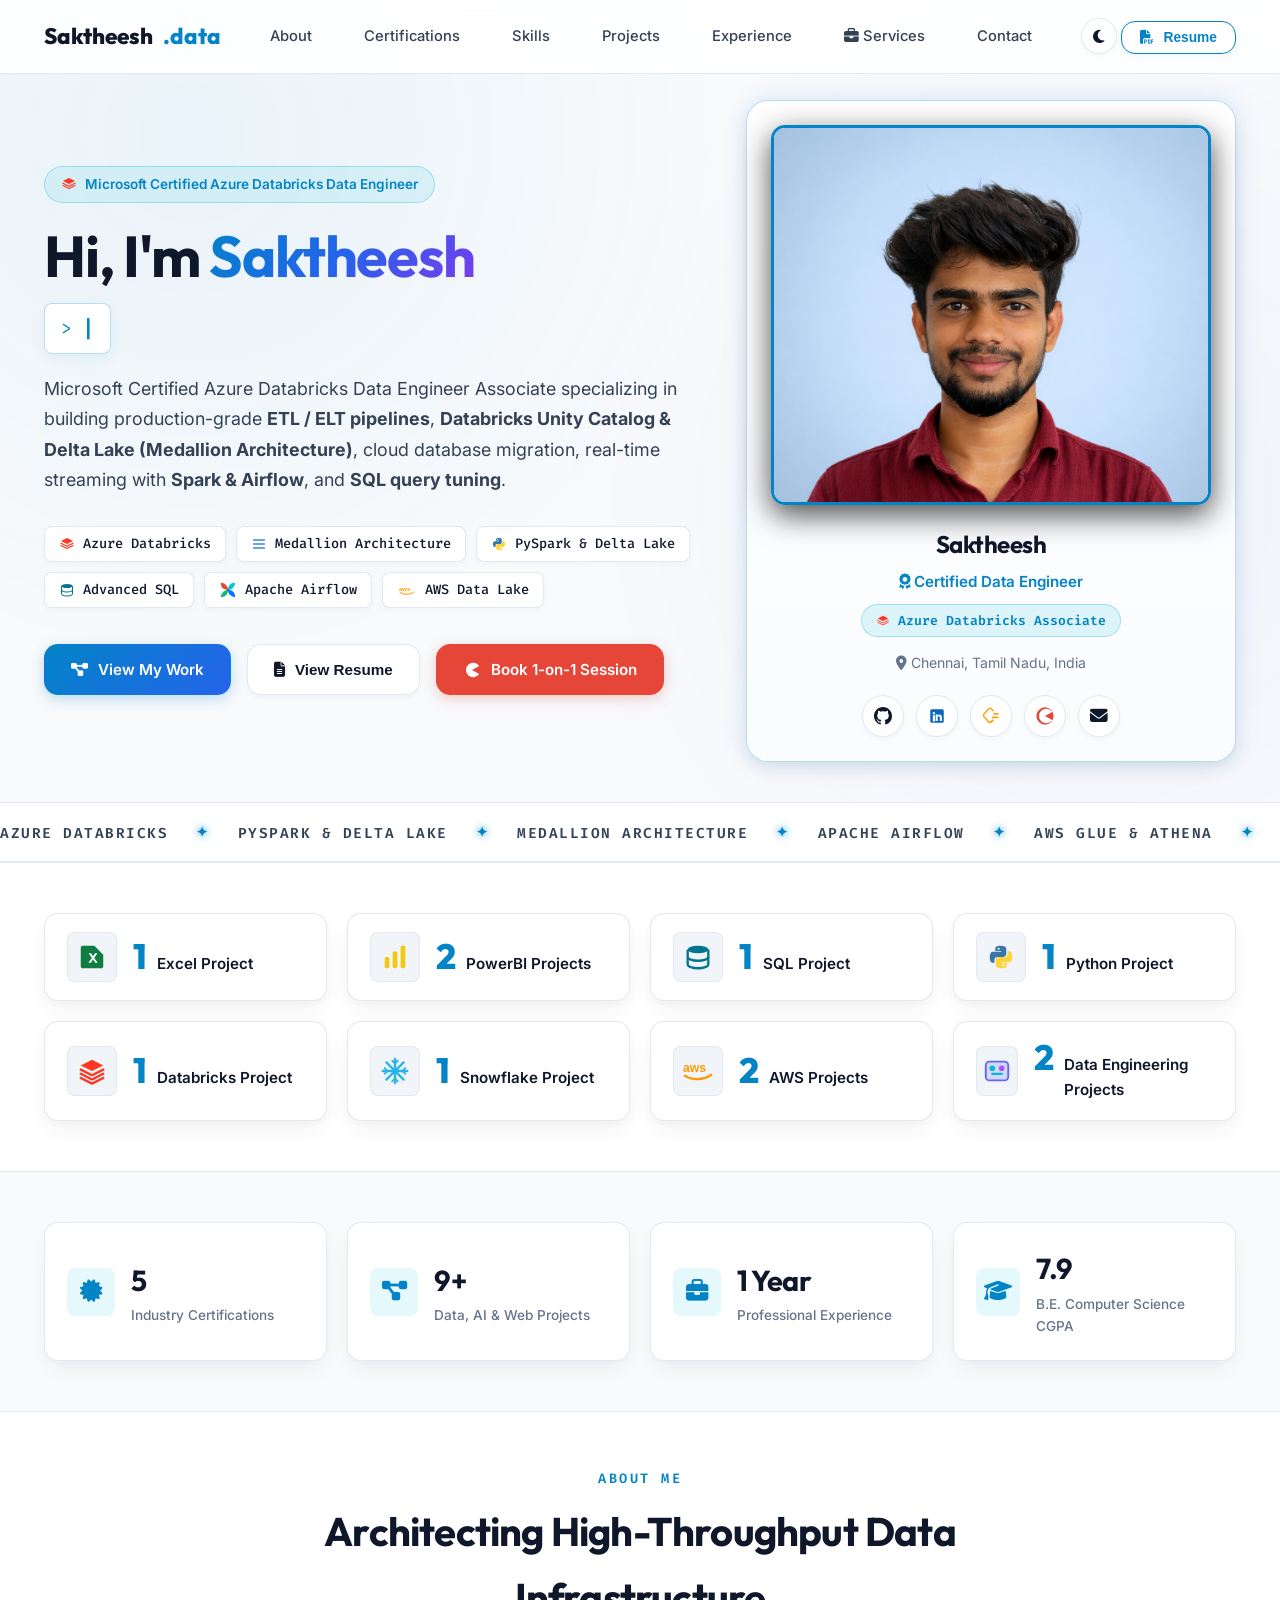
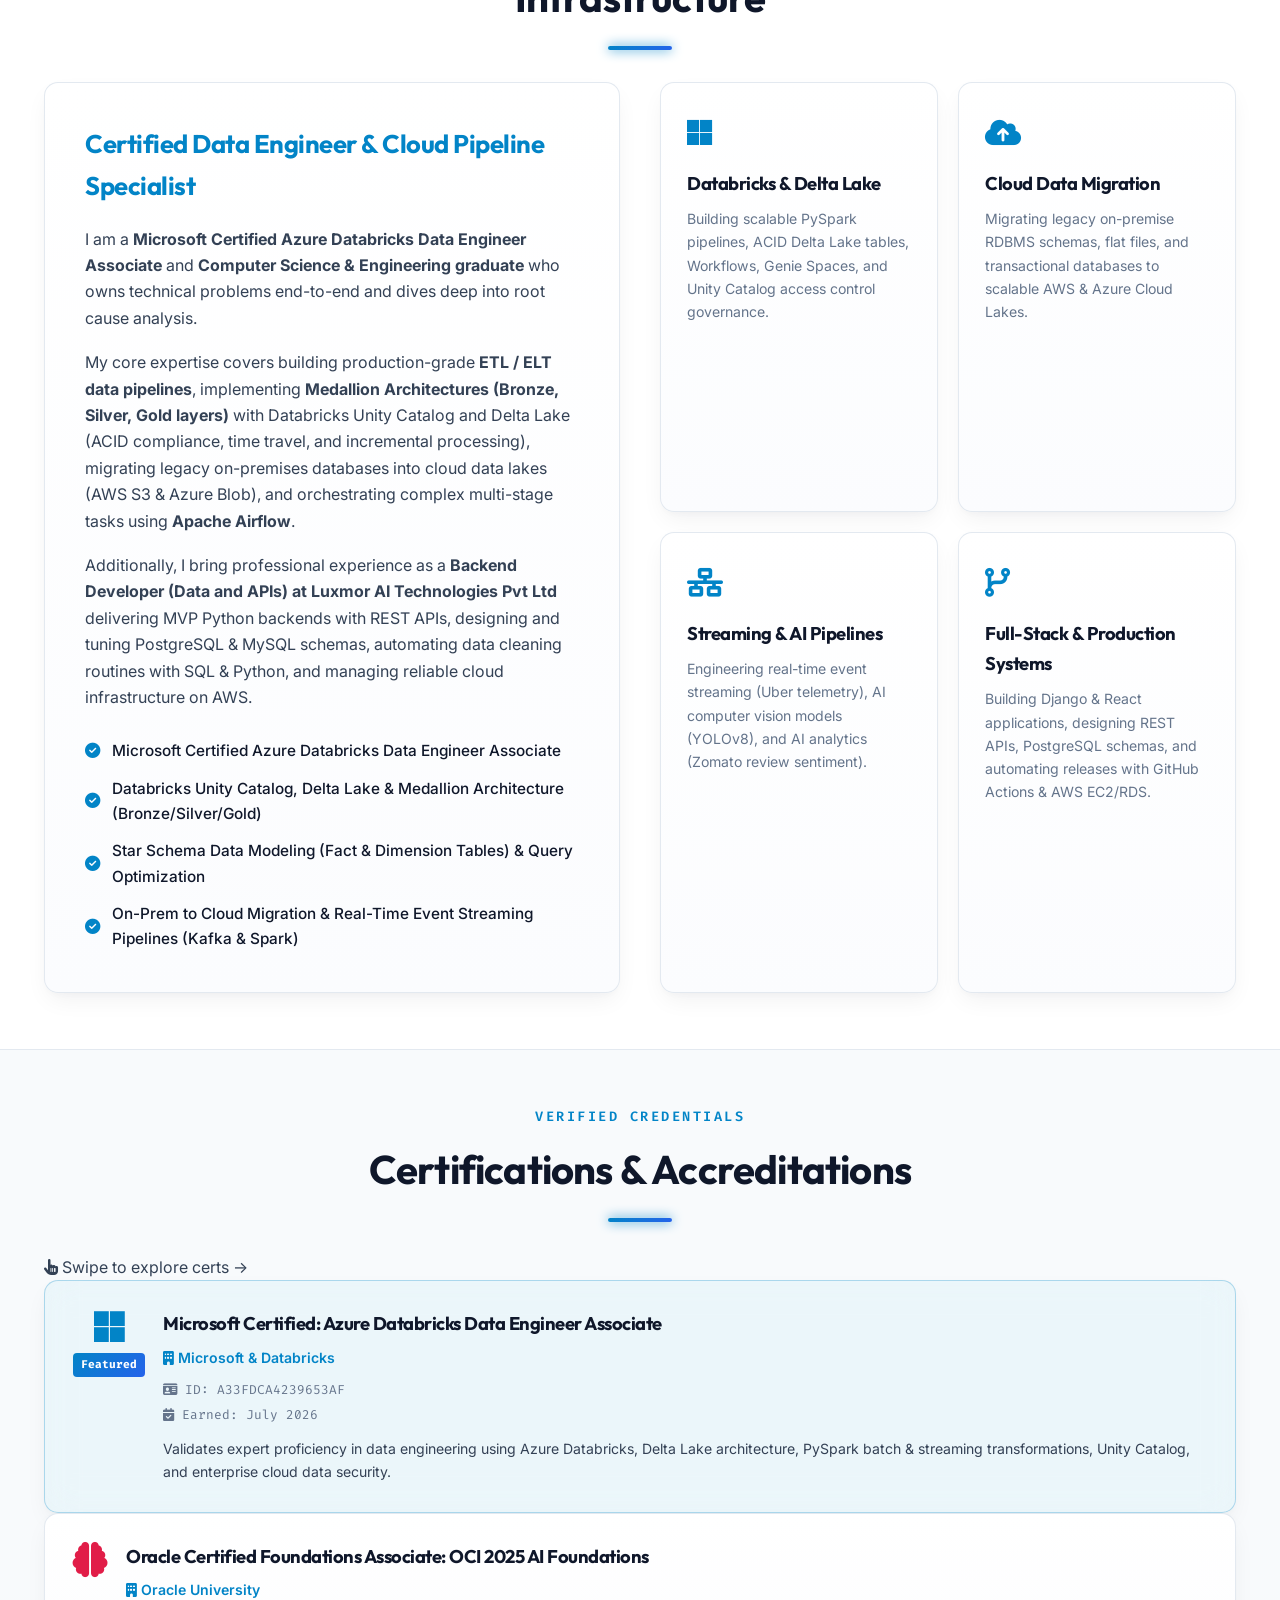
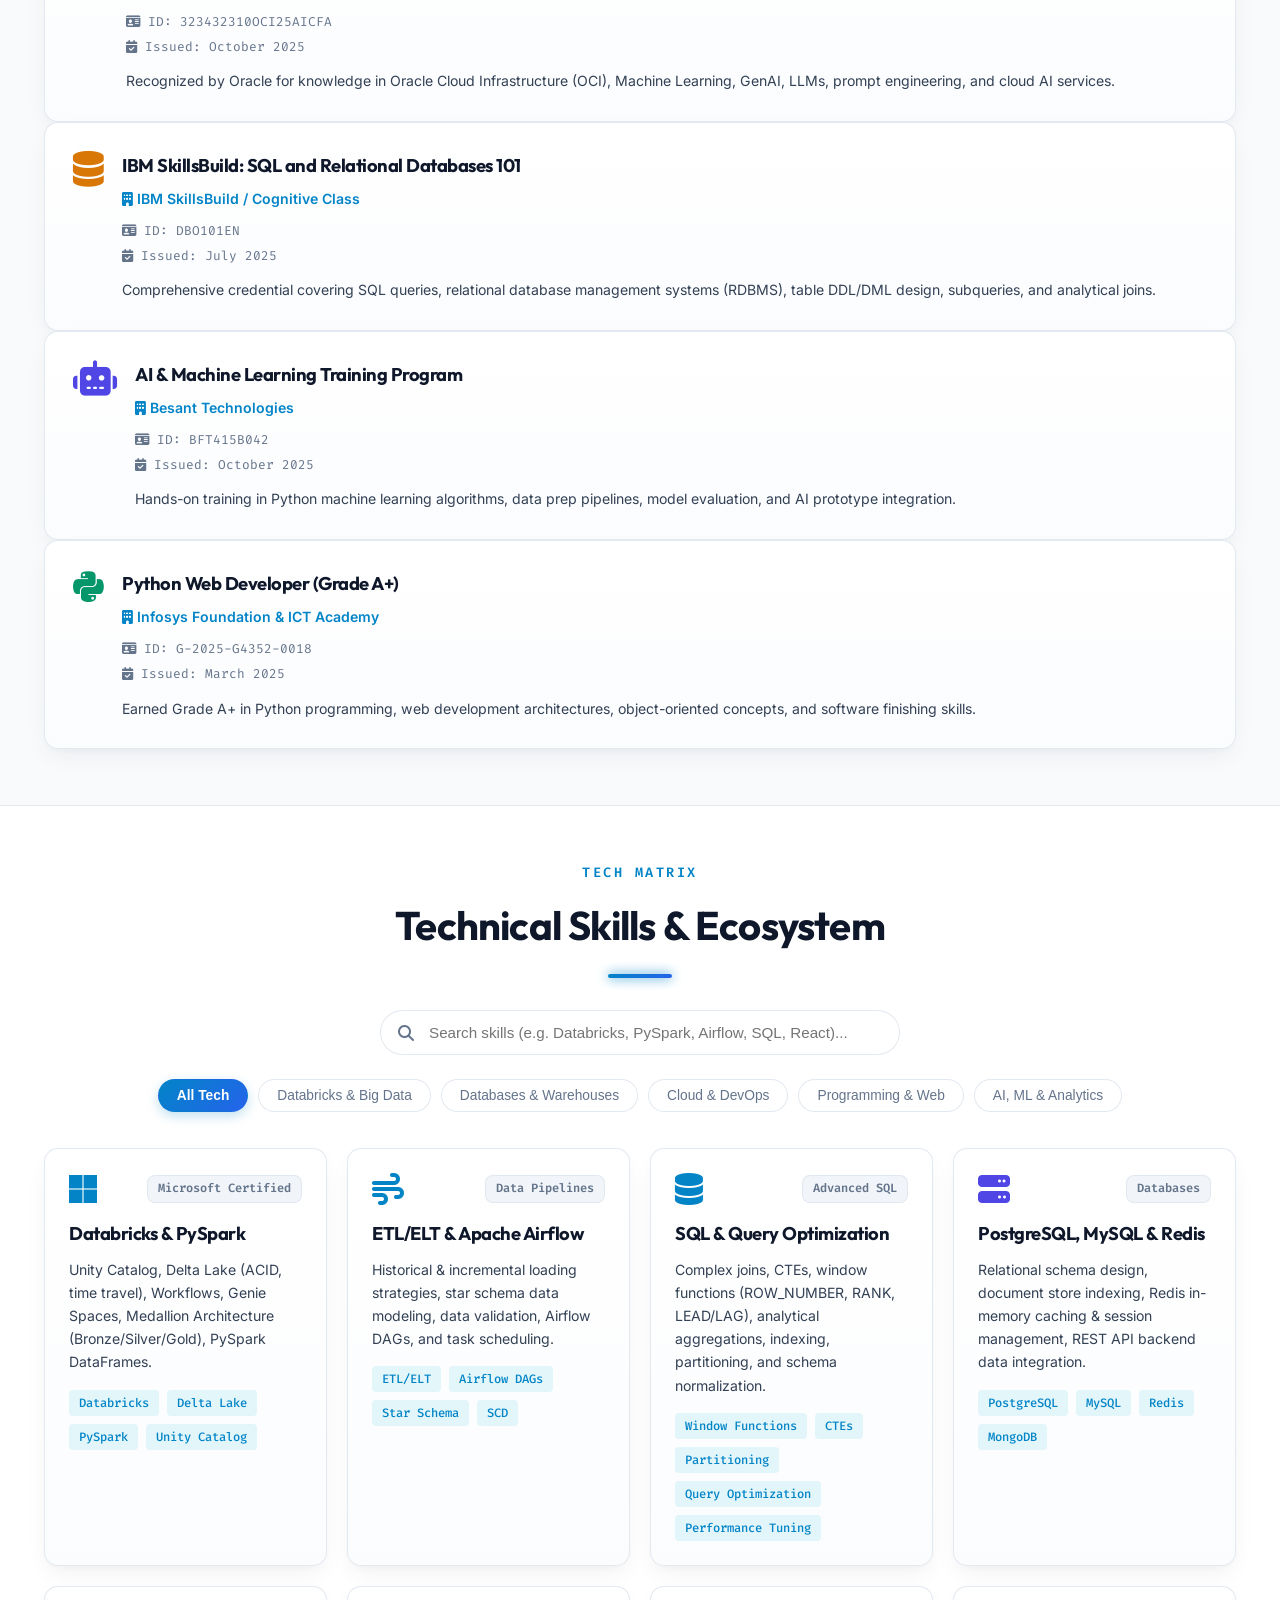
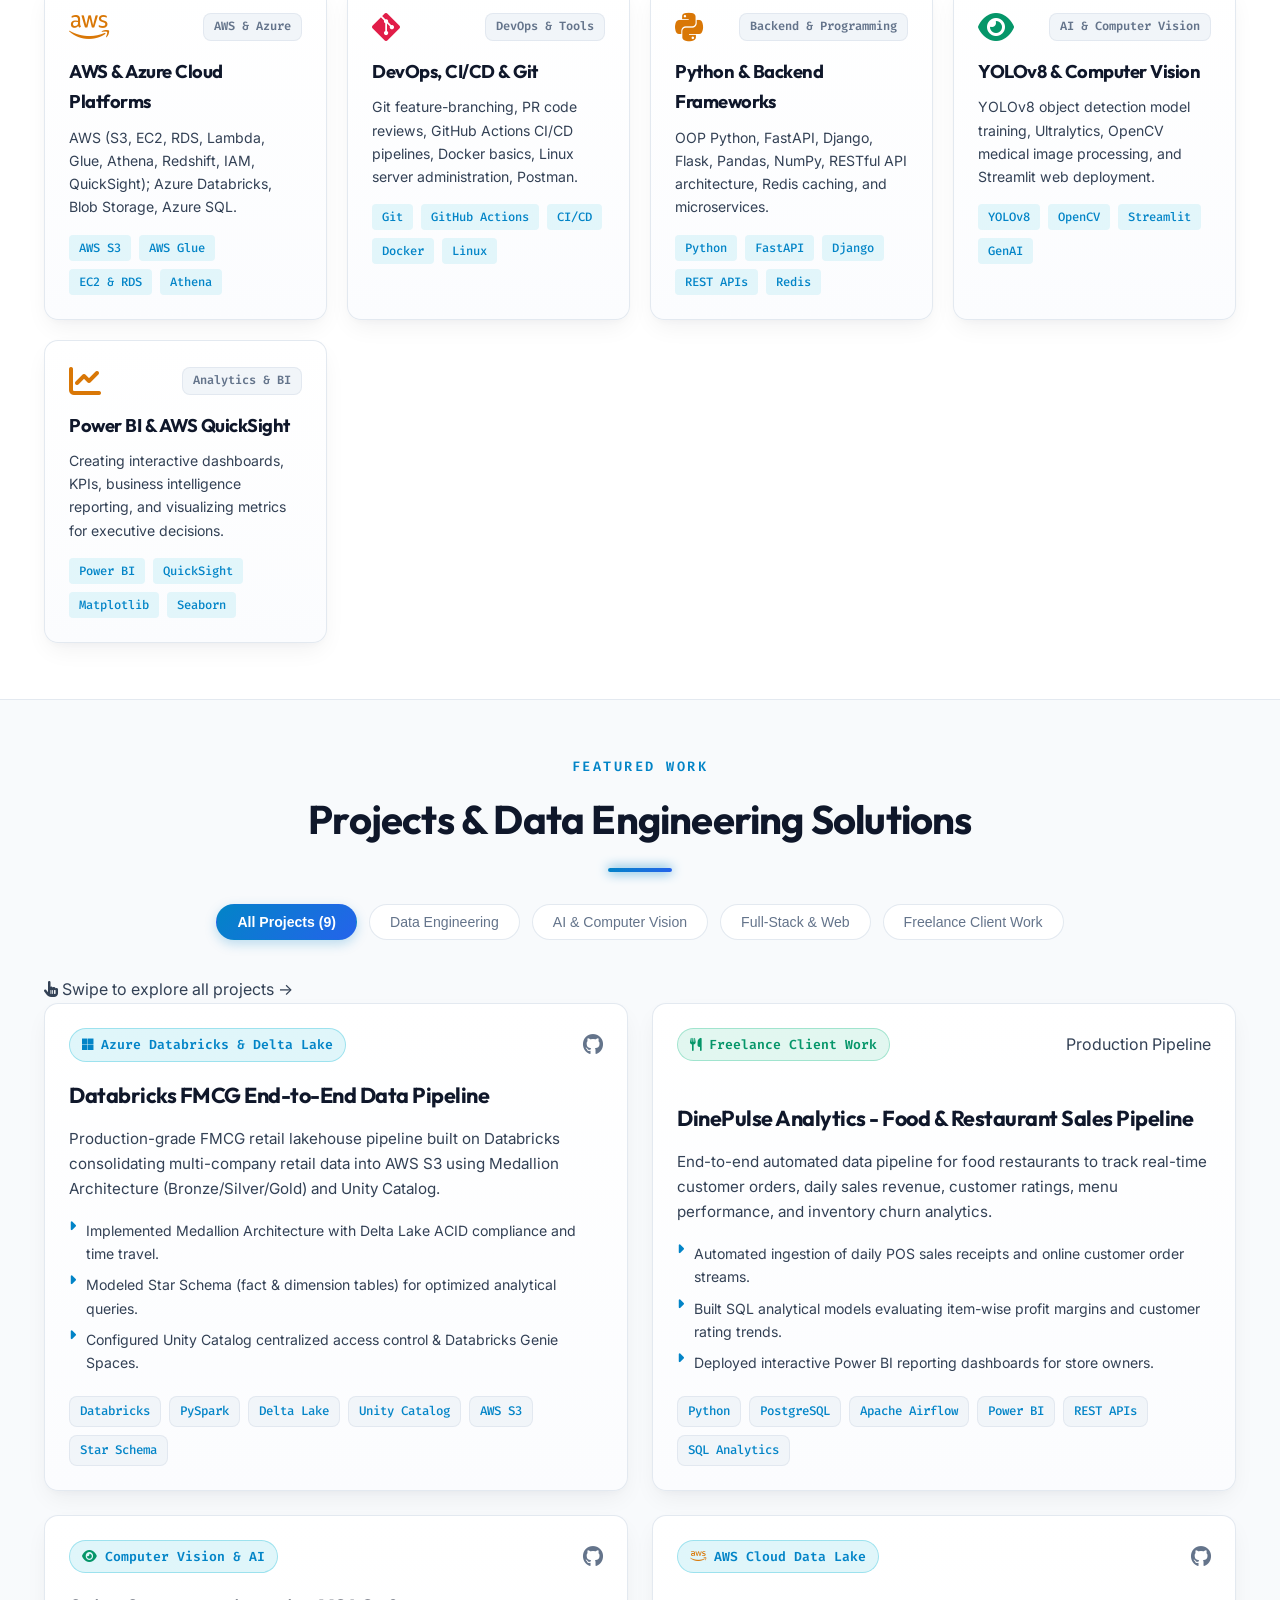
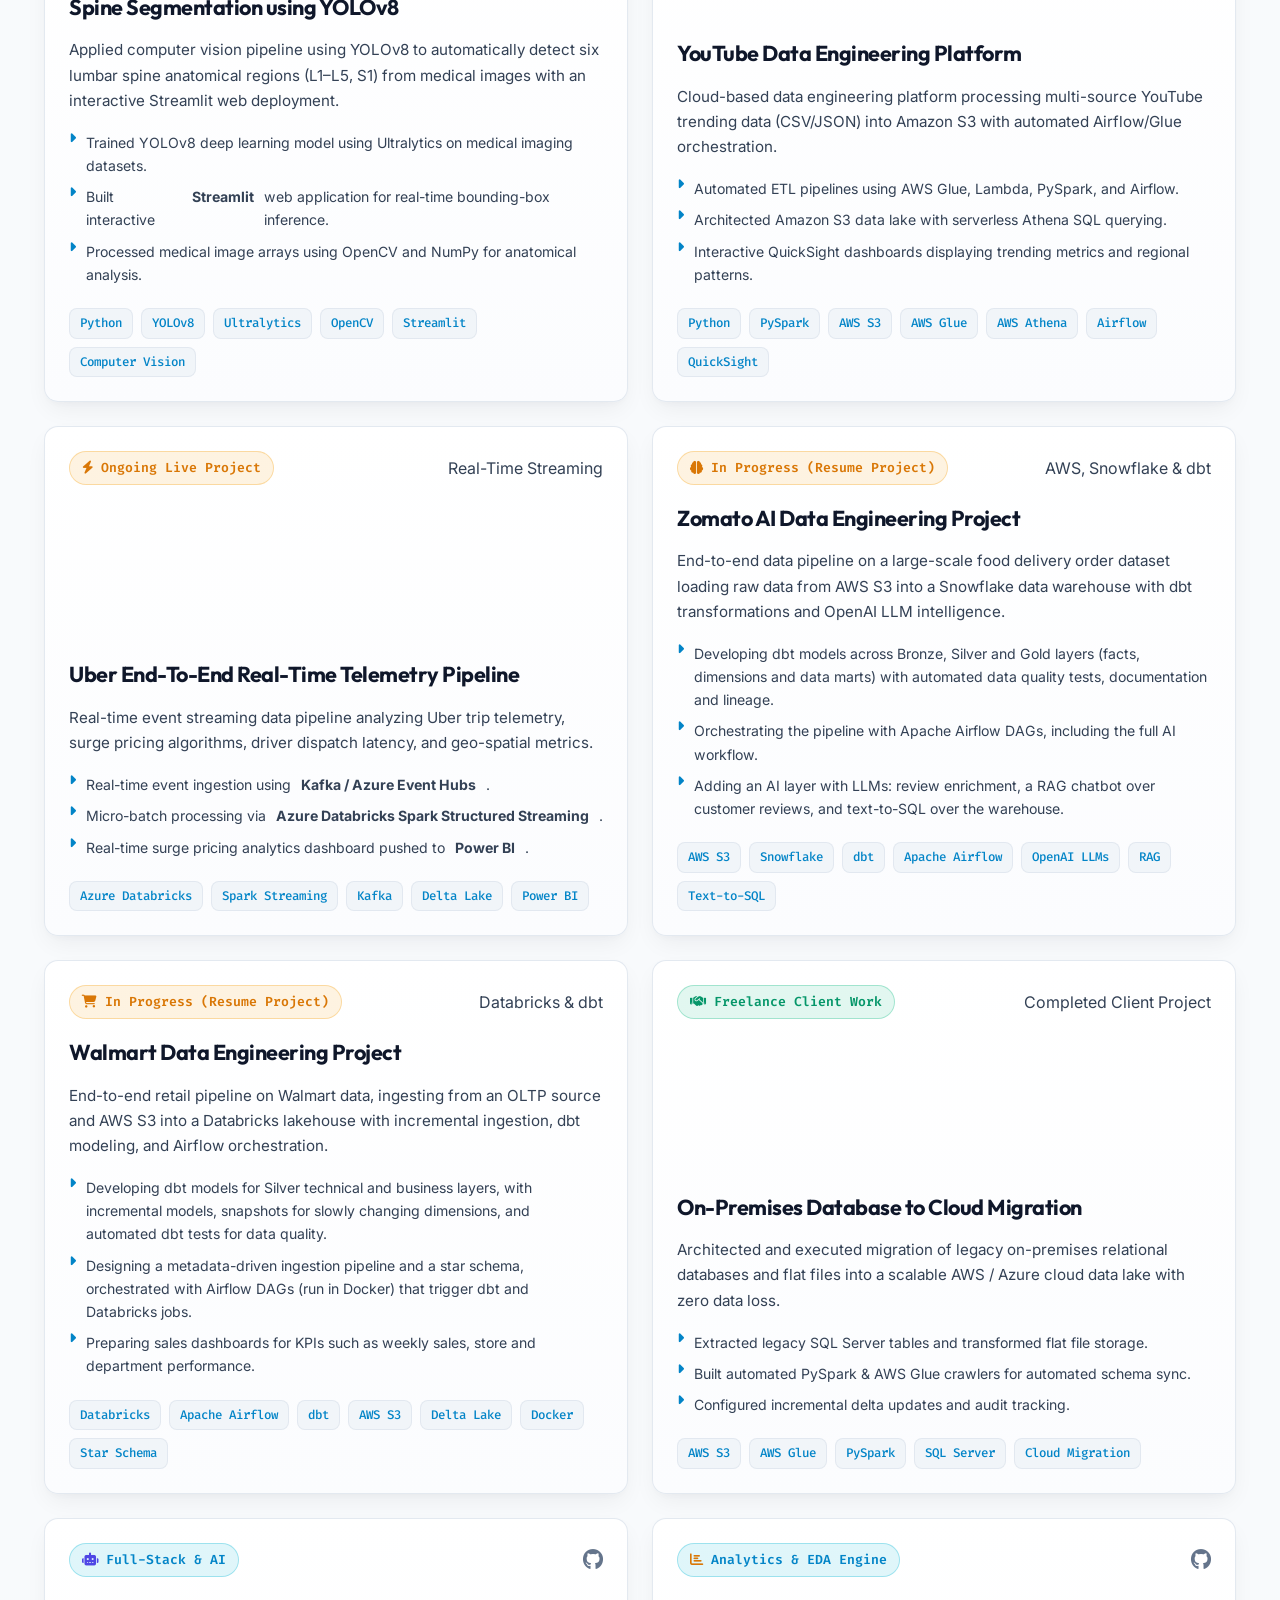
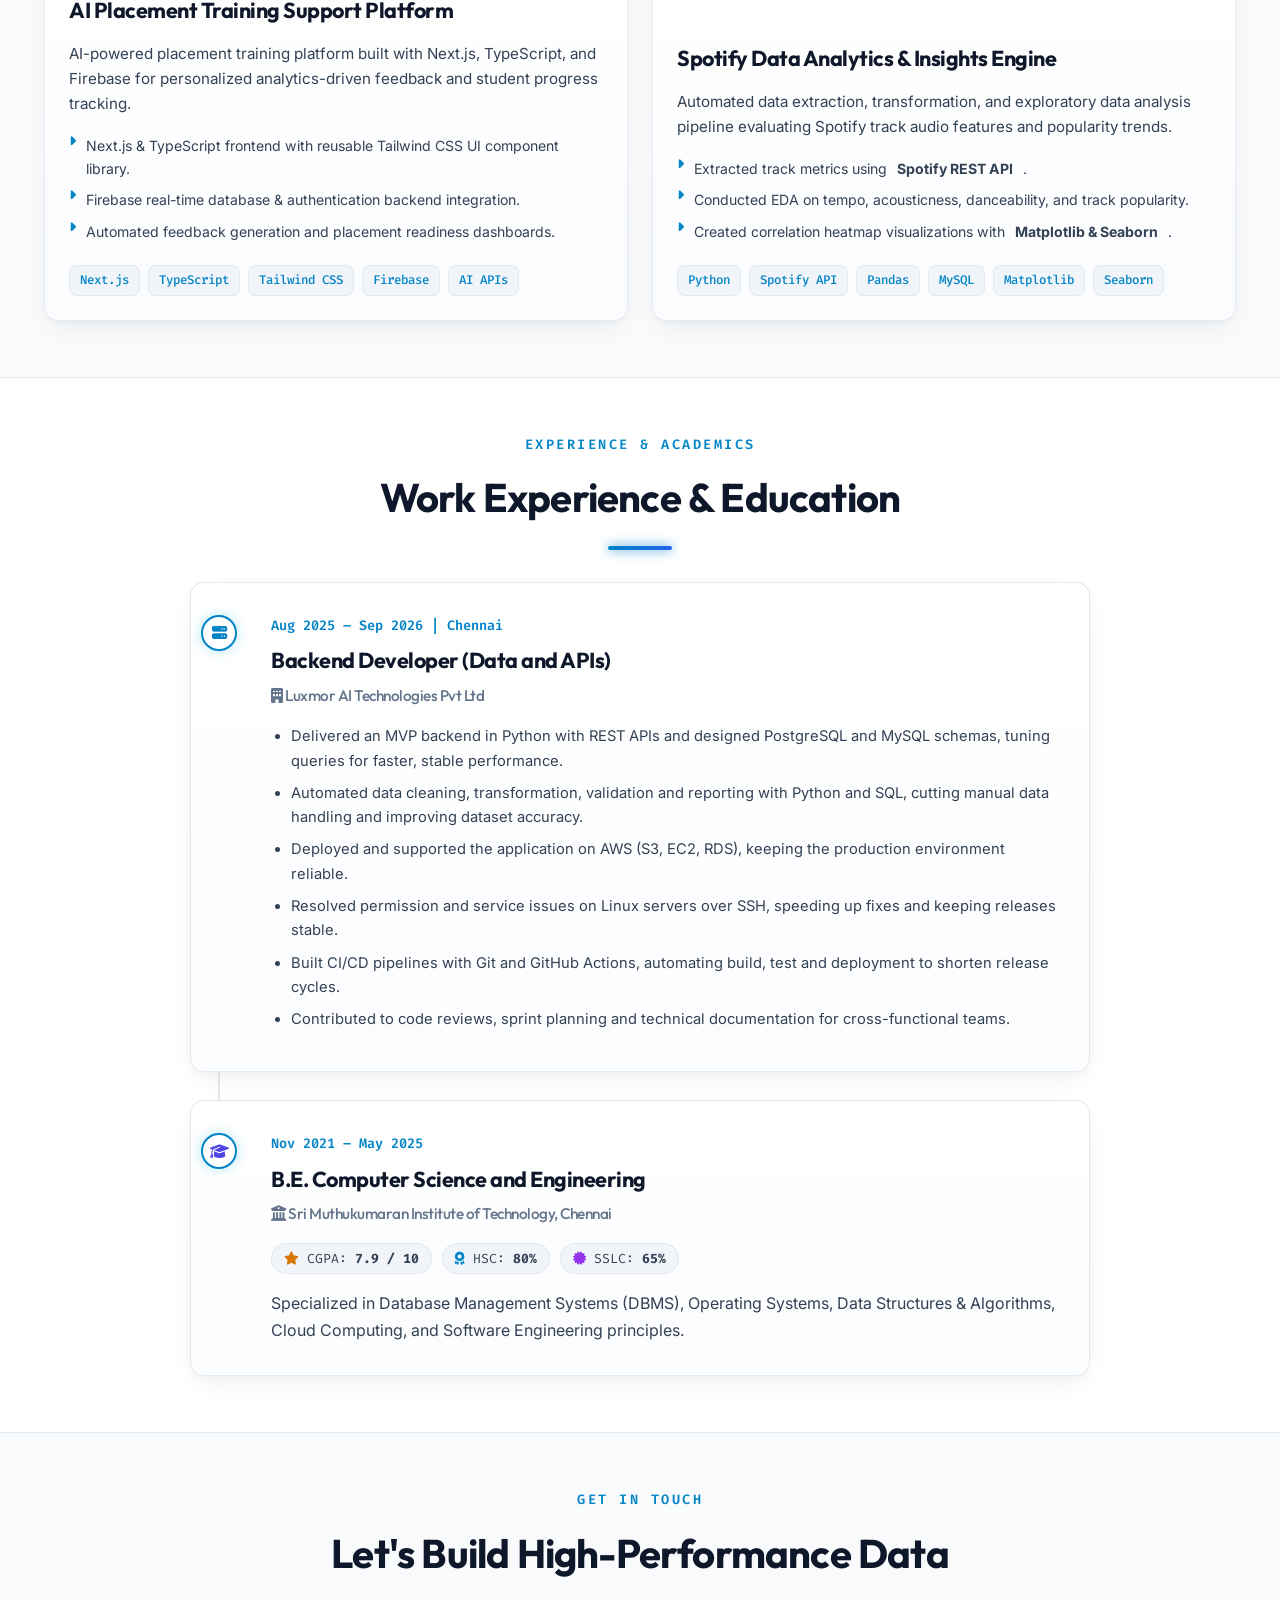
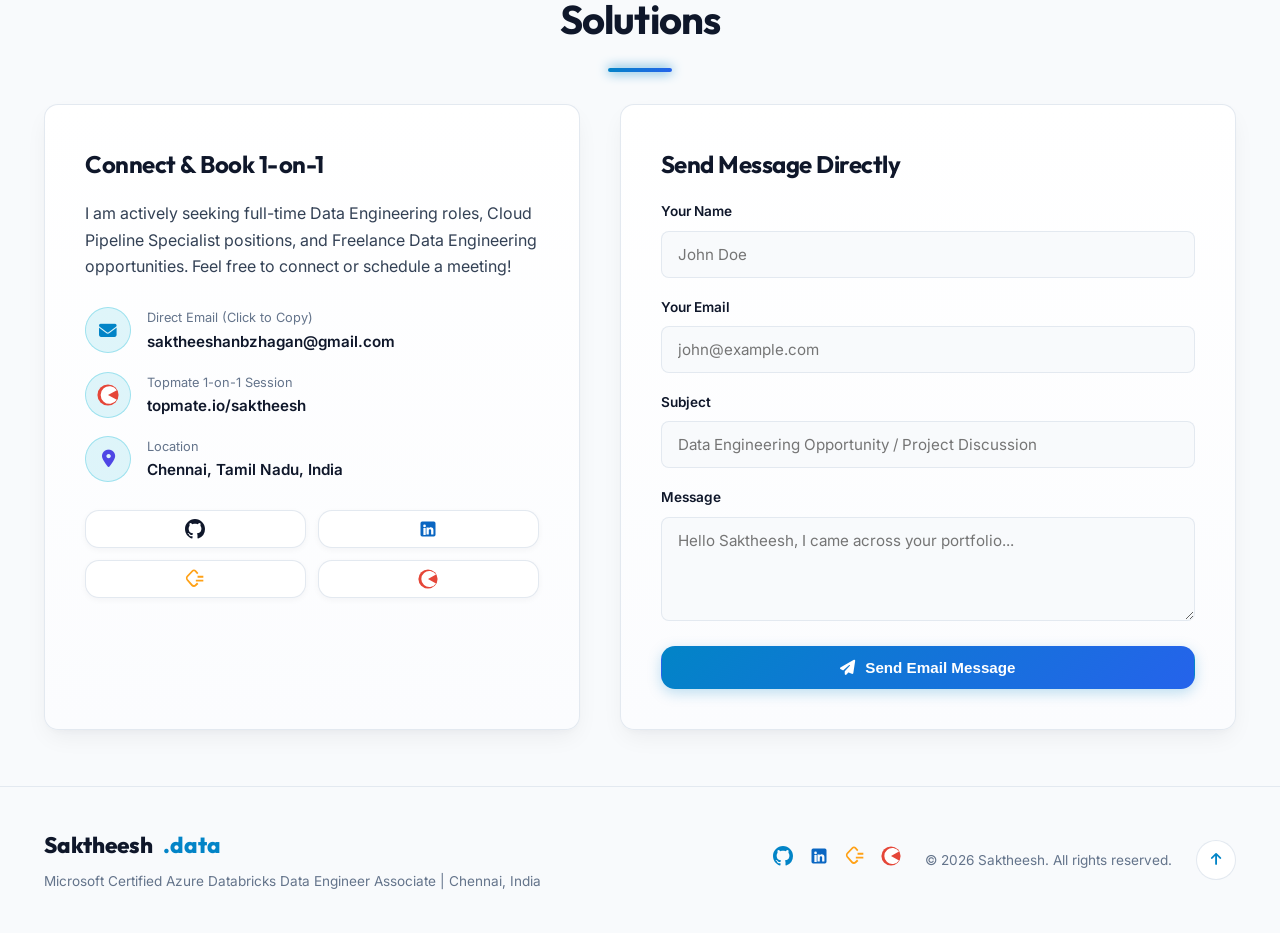
<file: index.html>
<!DOCTYPE html>
<html lang="en">
<head>
    <meta charset="UTF-8">
    <meta name="viewport" content="width=device-width, initial-scale=1.0">
    <title>Saktheesh | Data Engineer & Cloud Data Architect</title>

    <!-- SEO Meta Tags -->
    <meta name="description" content="Saktheesh - Microsoft Certified Azure Databricks Data Engineer Associate specializing in PySpark, Databricks Unity Catalog, Airflow, SQL, AWS/Azure Data Lakes, and Cloud ETL Pipelines.">
    <meta name="keywords" content="Saktheesh, Data Engineer, Azure Databricks, PySpark, Airflow, AWS Glue, Athena, SQL, Data Pipelines, ETL, Data Migration, YOLOv8, Chennai">
    <meta name="author" content="Saktheesh">
    <link rel="canonical" href="https://saktheesh15.github.io/">

    <!-- Open Graph / Social Media -->
    <meta property="og:type" content="website">
    <meta property="og:url" content="https://saktheesh15.github.io/">
    <meta property="og:title" content="Saktheesh | Data Engineer & Cloud Architect">
    <meta property="og:description" content="Microsoft Certified Azure Databricks Data Engineer Associate specializing in ETL Pipelines, PySpark, SQL, Apache Airflow, and Cloud Data Architecture.">
    <meta property="og:image" content="assets/images/profile.jpg">

    <!-- Favicon -->
    <link rel="icon" href="assets/images/profile.jpg" type="image/jpeg">

    <!-- Fonts & Icons -->
    <link rel="preconnect" href="https://fonts.googleapis.com">
    <link rel="preconnect" href="https://fonts.gstatic.com" crossorigin>
    <link href="https://fonts.googleapis.com/css2?family=Fira+Code:wght@400;500;600&family=Inter:wght@300;400;500;600;700&family=Outfit:wght@400;500;600;700;800&display=swap" rel="stylesheet">
    <link rel="stylesheet" href="https://cdnjs.cloudflare.com/ajax/libs/font-awesome/6.4.0/css/all.min.css">
    
    <!-- Custom CSS -->
    <link rel="stylesheet" href="styles.css">

    <!-- Anti-Flash Theme Initializer -->
    <script>
        (function() {
            var theme = localStorage.getItem('theme') || 'light';
            document.documentElement.setAttribute('data-theme', theme);
        })();
    </script>
</head>
<body>
    <!-- Background Grid Mesh -->
    <div class="bg-mesh"></div>

    <!-- Toast Notification Container -->
    <div id="toast-container" class="toast-container"></div>

    <!-- Navigation Bar -->
    <nav class="navbar" id="navbar">
        <div class="container nav-container">
            <a href="#home" class="nav-logo" id="nav-logo">
                <span class="logo-name">Saktheesh</span><span class="logo-tag">.data</span>
            </a>

            <div class="nav-menu" id="nav-menu">
                <a href="#about" class="nav-link">About</a>
                <a href="#certifications" class="nav-link">Certifications</a>
                <a href="#skills" class="nav-link">Skills</a>
                <a href="#projects" class="nav-link">Projects</a>
                <a href="#experience" class="nav-link">Experience</a>
                <a href="services.html" class="nav-link text-cyan"><i class="fas fa-briefcase"></i> Services</a>
                <a href="#contact" class="nav-link">Contact</a>
            </div>

            <div class="nav-actions">
                <button id="theme-toggle" class="btn-theme-toggle" title="Toggle Light / Dark Mode" aria-label="Toggle Theme">
                    <i class="fas fa-moon"></i>
                </button>
                <button id="cv-modal-trigger" class="btn btn-sm btn-outline-glow">
                    <i class="fas fa-file-pdf"></i> <span>Resume</span>
                </button>
                <button class="hamburger" id="hamburger" aria-label="Toggle Menu">
                    <span></span>
                    <span></span>
                    <span></span>
                </button>
            </div>
        </div>
    </nav>

    <!-- Mobile Drawer Menu Overlay -->
    <div class="mobile-menu" id="mobile-menu" aria-label="Mobile Navigation Menu">
        <div class="mobile-menu-inner">
            <div>
                <div class="mobile-menu-header">
                    <div class="mobile-profile-tag">
                        <img src="assets/images/profile.jpg" alt="Saktheesh Profile" class="mobile-avatar">
                        <div class="mobile-profile-text">
                            <span class="mobile-name">Saktheesh</span>
                            <span class="mobile-role">Certified Data Engineer</span>
                        </div>
                    </div>
                    <button class="mobile-close-btn" id="mobile-menu-close" aria-label="Close Menu">&times;</button>
                </div>
                
                <nav class="mobile-nav-links">
                    <a href="#home" class="mobile-link"><i class="fas fa-home"></i> <span>Home</span></a>
                    <a href="#about" class="mobile-link"><i class="fas fa-user"></i> <span>About Me</span></a>
                    <a href="#certifications" class="mobile-link"><i class="fas fa-certificate"></i> <span>Certifications</span></a>
                    <a href="#skills" class="mobile-link"><i class="fas fa-cogs"></i> <span>Technical Skills</span></a>
                    <a href="#projects" class="mobile-link"><i class="fas fa-database"></i> <span>Featured Projects</span></a>
                    <a href="#experience" class="mobile-link"><i class="fas fa-briefcase"></i> <span>Work Experience</span></a>
                    <a href="services.html" class="mobile-link text-cyan"><i class="fas fa-briefcase"></i> <span>Services</span></a>
                    <a href="#contact" class="mobile-link"><i class="fas fa-paper-plane"></i> <span>Get In Touch</span></a>
                </nav>
            </div>

            <div>
                <div class="mobile-actions">
                    <button id="mobile-theme-toggle" class="btn btn-secondary btn-block">
                        <i class="fas fa-moon"></i> <span>Switch Theme</span>
                    </button>
                    <button id="mobile-cv-trigger" class="btn btn-primary btn-block">
                        <i class="fas fa-file-pdf"></i> View & Download Resume
                    </button>
                    <a href="https://topmate.io/saktheesh/" target="_blank" class="btn btn-topmate btn-block">
                        <svg width="18" height="18" viewBox="0 0 100 100" fill="none"><circle cx="50" cy="50" r="48" fill="#E54638"/><path d="M50 50 L90 28 A40 40 0 1 0 90 72 Z" fill="white"/></svg> Book 1-on-1 on Topmate
                    </a>
                </div>

                <div class="mobile-menu-footer">
                    <a href="https://www.linkedin.com/in/saktheesh-a-/" target="_blank" aria-label="LinkedIn"><i class="fab fa-linkedin"></i></a>
                    <a href="https://github.com/Saktheesh15" target="_blank" aria-label="GitHub"><i class="fab fa-github"></i></a>
                    <a href="https://leetcode.com/u/Saktheesh_A/" target="_blank" aria-label="LeetCode"><i class="fas fa-code"></i></a>
                    <a href="mailto:saktheeshanbzhagan@gmail.com" aria-label="Email"><i class="fas fa-envelope"></i></a>
                </div>
            </div>
        </div>
    </div>

    <!-- Apple-Style Mobile Sticky Section Anchor Bar -->
    <div class="mobile-section-nav" id="mobile-section-nav">
        <a href="#about" class="mobile-sec-pill active">About</a>
        <a href="#certifications" class="mobile-sec-pill">Certs</a>
        <a href="#skills" class="mobile-sec-pill">Skills</a>
        <a href="#projects" class="mobile-sec-pill">Projects</a>
        <a href="#experience" class="mobile-sec-pill">Experience</a>
        <a href="#contact" class="mobile-sec-pill">Contact</a>
    </div>

    <!-- Main Content Container -->
    <main>
        <!-- Hero Section -->
        <section id="home" class="hero-section">
            <div class="container hero-grid">
                <div class="hero-content">
                    <div class="badge-pill">
                        <svg width="16" height="16" viewBox="0 0 32 32" fill="none"><path d="M16 4L28 10L16 16L4 10L16 4Z" fill="#FF3621"/><path d="M4 14.5L16 20.5L28 14.5" stroke="#FF3621" stroke-width="2.5" stroke-linecap="round" stroke-linejoin="round"/><path d="M4 19L16 25L28 19" stroke="#FF3621" stroke-width="2.5" stroke-linecap="round" stroke-linejoin="round"/></svg>
                        <span>Microsoft Certified Azure Databricks Data Engineer</span>
                    </div>

                    <h1 class="hero-title">
                        Hi, I'm <span class="gradient-text">Saktheesh</span>
                    </h1>

                    <div class="typewriter-box">
                        <span class="typewriter-prefix">&gt; </span>
                        <span id="typewriter" class="typewriter-text"></span>
                        <span class="cursor">|</span>
                    </div>

                    <p class="hero-description">
                        Microsoft Certified Azure Databricks Data Engineer Associate specializing in building production-grade 
                        <strong>ETL / ELT pipelines</strong>, <strong>Databricks Unity Catalog & Delta Lake (Medallion Architecture)</strong>, 
                        cloud database migration, real-time streaming with <strong>Spark & Airflow</strong>, and <strong>SQL query tuning</strong>.
                    </p>

                    <div class="hero-badges">
                        <div class="tech-badge">
                            <svg width="16" height="16" viewBox="0 0 32 32" fill="none"><path d="M16 4L28 10L16 16L4 10L16 4Z" fill="#FF3621"/><path d="M4 14.5L16 20.5L28 14.5" stroke="#FF3621" stroke-width="2.5" stroke-linecap="round" stroke-linejoin="round"/><path d="M4 19L16 25L28 19" stroke="#FF3621" stroke-width="2.5" stroke-linecap="round" stroke-linejoin="round"/></svg>
                            Azure Databricks
                        </div>
                        <div class="tech-badge">
                            <svg width="16" height="16" viewBox="0 0 24 24" fill="none"><path d="M4 6h16M4 12h16M4 18h16" stroke="#3B82F6" stroke-width="2.5" stroke-linecap="round"/></svg>
                            Medallion Architecture
                        </div>
                        <div class="tech-badge">
                            <svg width="16" height="16" viewBox="0 0 32 32" fill="none"><path d="M15.8 4C9.5 4 9.9 6.7 9.9 6.7V9.5H16.1V10.4H7.5C7.5 10.4 4 10 4 16.2C4 22.4 7.1 22.1 7.1 22.1H9V19.3C9 19.3 8.8 15.9 12.3 15.9H18.4C18.4 15.9 21.6 15.9 21.6 12.6V7.4C21.6 7.4 22.1 4 15.8 4ZM13.4 6C14 6 14.5 6.5 14.5 7.1C14.5 7.7 14 8.2 13.4 8.2C12.8 8.2 12.3 7.7 12.3 7.1C12.3 6.5 12.8 6 13.4 6Z" fill="#3776AB"/><path d="M16.2 28C22.5 28 22.1 25.3 22.1 25.3V22.5H15.9V21.6H24.5C24.5 21.6 28 22 28 15.8C28 9.6 24.9 9.9 24.9 9.9H23V12.7C23 12.7 23.2 16.1 19.7 16.1H13.6C13.6 16.1 10.4 16.1 10.4 19.4V24.6C10.4 24.6 9.9 28 16.2 28ZM18.6 26C18 26 17.5 25.5 17.5 24.9C17.5 24.3 18 23.8 18.6 23.8C19.2 23.8 19.7 24.3 19.7 24.9C19.7 25.5 19.2 26 18.6 26Z" fill="#FFD43B"/></svg>
                            PySpark & Delta Lake
                        </div>
                        <div class="tech-badge">
                            <svg width="16" height="16" viewBox="0 0 32 32" fill="none"><ellipse cx="16" cy="8" rx="11" ry="4" fill="#00758F"/><path d="M5 8V16C5 18.2 9.9 20 16 20C22.1 20 27 18.2 27 16V8" stroke="#00758F" stroke-width="2" fill="none"/><path d="M5 16V24C5 26.2 9.9 28 16 28C22.1 28 27 26.2 27 24V16" stroke="#00758F" stroke-width="2" fill="none"/></svg>
                            Advanced SQL
                        </div>
                        <div class="tech-badge">
                            <!-- Official Airflow 4-Color Pinwheel -->
                            <svg width="18" height="18" viewBox="0 0 100 100" fill="none">
                                <path d="M50 50 C50 20 20 10 10 10 C10 40 30 50 50 50 Z" fill="#E54638"/>
                                <path d="M50 50 C80 50 90 20 90 10 C60 10 50 30 50 50 Z" fill="#00C7D4"/>
                                <path d="M50 50 C50 80 80 90 90 90 C90 60 70 50 50 50 Z" fill="#0075FF"/>
                                <path d="M50 50 C20 50 10 80 10 90 C40 90 50 70 50 50 Z" fill="#10B981"/>
                                <circle cx="50" cy="50" r="4" fill="#333333"/>
                            </svg>
                            Apache Airflow
                        </div>
                        <div class="tech-badge">
                            <svg width="20" height="16" viewBox="0 0 36 32" fill="none"><text x="2" y="17" font-family="sans-serif" font-weight="900" font-size="12" fill="#FF9900">aws</text><path d="M4 21C12 26 24 26 32 20" stroke="#FF9900" stroke-width="2" stroke-linecap="round"/></svg>
                            AWS Data Lake
                        </div>
                    </div>

                    <div class="hero-actions">
                        <a href="#projects" class="btn btn-primary">
                            <i class="fas fa-project-diagram"></i> View My Work
                        </a>
                        <button id="hero-resume-btn" class="btn btn-secondary">
                            <i class="fas fa-file-alt"></i> View Resume
                        </button>
                        <a href="https://topmate.io/saktheesh/" target="_blank" class="btn btn-topmate">
                            <!-- Official Topmate Pacman Red Circle -->
                            <svg width="18" height="18" viewBox="0 0 100 100" fill="none"><circle cx="50" cy="50" r="48" fill="#E54638"/><path d="M50 50 L90 28 A40 40 0 1 0 90 72 Z" fill="white"/></svg> Book 1-on-1 Session
                        </a>
                    </div>
                </div>

                <!-- Large Executive Portrait Card -->
                <div class="hero-visual">
                    <div class="profile-card-us">
                        <div class="profile-photo-container">
                            <img src="assets/images/profile.jpg" alt="Saktheesh - Certified Data Engineer" class="profile-photo-img">
                        </div>
                        <div class="profile-meta-us">
                            <h3>Saktheesh</h3>
                            <p class="profile-role-us"><i class="fas fa-award text-cyan"></i> Certified Data Engineer</p>
                            <div class="profile-cert-tag">
                                <svg width="14" height="14" viewBox="0 0 32 32" fill="none"><path d="M16 4L28 10L16 16L4 10L16 4Z" fill="#FF3621"/><path d="M4 14.5L16 20.5L28 14.5" stroke="#FF3621" stroke-width="2" stroke-linecap="round"/><path d="M4 19L16 25L28 19" stroke="#FF3621" stroke-width="2" stroke-linecap="round"/></svg>
                                Azure Databricks Associate
                            </div>
                            <div class="profile-loc-us">
                                <i class="fas fa-map-marker-alt"></i> Chennai, Tamil Nadu, India
                            </div>
                        </div>

                        <!-- Hero Social Links Grid -->
                        <div class="profile-socials-us">
                            <a href="https://github.com/Saktheesh15" target="_blank" title="GitHub Profile" aria-label="GitHub">
                                <svg width="18" height="18" viewBox="0 0 24 24" fill="currentColor"><path d="M12 0C5.37 0 0 5.37 0 12c0 5.31 3.435 9.795 8.205 11.385.6.105.825-.255.825-.57 0-.285-.015-1.23-.015-2.235-3.015.555-3.795-.735-4.035-1.41-.135-.345-.72-1.41-1.23-1.695-.42-.225-1.02-.78-.015-.795.945-.015 1.62.87 1.845 1.23 1.08 1.815 2.805 1.305 3.495.99.105-.78.42-1.305.765-1.605-2.67-.3-5.46-1.335-5.46-5.925 0-1.305.465-2.385 1.23-3.225-.12-.3-.54-1.53.12-3.18 0 0 1.005-.315 3.3 1.23.96-.27 1.98-.405 3-.405s2.04.135 3 .405c2.295-1.56 3.3-1.23 3.3-1.23.66 1.65.24 2.88.12 3.18.765.84 1.23 1.905 1.23 3.225 0 4.605-2.805 5.625-5.475 5.925.435.375.81 1.095.81 2.22 0 1.605-.015 2.895-.015 3.3 0 .315.225.69.825.57A12.02 12.02 0 0024 12c0-6.63-5.37-12-12-12z"/></svg>
                            </a>
                            <a href="https://www.linkedin.com/in/saktheesh-a-/" target="_blank" title="LinkedIn Profile" aria-label="LinkedIn">
                                <svg width="18" height="18" viewBox="0 0 24 24" fill="#0A66C2"><path d="M19 3a2 2 0 0 1 2 2v14a2 2 0 0 1-2 2H5a2 2 0 0 1-2-2V5a2 2 0 0 1 2-2h14m-.5 15.5v-5.3a3.26 3.26 0 0 0-3.26-3.26c-.85 0-1.84.52-2.28 1.3v-1.11h-2.79v8.37h2.79v-4.93c0-.77.62-1.4 1.39-1.4a1.4 1.4 0 0 1 1.4 1.4v4.93h2.75M6.46 10.9v8.37H9.25V10.9H6.46M7.86 6.74a1.62 1.62 0 1 0 0 3.24 1.62 1.62 0 0 0 0-3.24z"/></svg>
                            </a>
                            <a href="https://leetcode.com/u/Saktheesh_A/" target="_blank" title="LeetCode Profile" aria-label="LeetCode">
                                <svg width="18" height="18" viewBox="0 0 24 24" fill="#FFA116"><path d="M16.102 17.93l-2.697 2.607c-.766.741-1.82 1.139-2.89 1.09-1.071-.048-2.074-.528-2.77-1.327l-5.63-6.471C.704 12.282.723 9.775 2.164 8.241L8.14 1.884c1.442-1.534 3.8-1.515 5.242.043l2.673 2.89-1.472 1.363-2.673-2.89c-.663-.717-1.748-.726-2.411-.024L3.523 9.624c-.663.705-.672 1.859-.01 2.576l5.63 6.471c.32.368.78.589 1.273.611.492.022.977-.161 1.329-.502l2.697-2.607 1.66 1.757zM12.98 12.784h9.02v2.32h-9.02v-2.32zm2.08-4.73h6.94v2.32h-6.94v-2.32z"/></svg>
                            </a>
                            <a href="https://topmate.io/saktheesh/" target="_blank" title="Topmate Mentorship" aria-label="Topmate">
                                <svg width="18" height="18" viewBox="0 0 100 100" fill="none"><circle cx="50" cy="50" r="48" fill="#E54638"/><path d="M50 50 L90 28 A40 40 0 1 0 90 72 Z" fill="white"/></svg>
                            </a>
                            <a href="mailto:saktheeshanbzhagan@gmail.com" title="Direct Email" aria-label="Email"><i class="fas fa-envelope"></i></a>
                        </div>
                    </div>
                </div>
            </div>
        </section>

        <!-- Infinite Tech Marquee Section -->
        <div class="marquee-container" aria-hidden="true">
            <div class="marquee-track">
                <div class="marquee-content">
                    <span>AZURE DATABRICKS</span> <span class="marquee-star">✦</span>
                    <span>PYSPARK & DELTA LAKE</span> <span class="marquee-star">✦</span>
                    <span>MEDALLION ARCHITECTURE</span> <span class="marquee-star">✦</span>
                    <span>APACHE AIRFLOW</span> <span class="marquee-star">✦</span>
                    <span>AWS GLUE & ATHENA</span> <span class="marquee-star">✦</span>
                    <span>ADVANCED SQL QUERY TUNING</span> <span class="marquee-star">✦</span>
                    <span>UNITY CATALOG</span> <span class="marquee-star">✦</span>
                    <span>CLOUD ETL PIPELINES</span> <span class="marquee-star">✦</span>
                </div>
                <div class="marquee-content" aria-hidden="true">
                    <span>AZURE DATABRICKS</span> <span class="marquee-star">✦</span>
                    <span>PYSPARK & DELTA LAKE</span> <span class="marquee-star">✦</span>
                    <span>MEDALLION ARCHITECTURE</span> <span class="marquee-star">✦</span>
                    <span>APACHE AIRFLOW</span> <span class="marquee-star">✦</span>
                    <span>AWS GLUE & ATHENA</span> <span class="marquee-star">✦</span>
                    <span>ADVANCED SQL QUERY TUNING</span> <span class="marquee-star">✦</span>
                    <span>UNITY CATALOG</span> <span class="marquee-star">✦</span>
                    <span>CLOUD ETL PIPELINES</span> <span class="marquee-star">✦</span>
                </div>
            </div>
        </div>

        <!-- Project Breakdown Counter Grid (Exact Reference Brand Images) -->
        <section class="project-breakdown-section">
            <div class="container">
                <div class="breakdown-grid">
                    <!-- Excel -->
                    <div class="breakdown-card-us">
                        <div class="breakdown-icon-box">
                            <svg width="30" height="30" viewBox="0 0 32 32" fill="none">
                                <path d="M18.5 4H6C4.89543 4 4 4.89543 4 6V26C4 27.1046 4.89543 28 6 28H26C27.1046 28 28 27.1046 28 26V13.5L18.5 4Z" fill="#107C41"/>
                                <path d="M12.5 12L15.8 17L12.2 22H14.8L17.1 18.5L19.4 22H22L18.4 17L21.7 12H19.2L17.1 15.3L15 12H12.5Z" fill="white"/>
                            </svg>
                        </div>
                        <div class="breakdown-info-us">
                            <span class="breakdown-count">1</span>
                            <span class="breakdown-title">Excel Project</span>
                        </div>
                    </div>

                    <!-- PowerBI -->
                    <div class="breakdown-card-us">
                        <div class="breakdown-icon-box">
                            <svg width="30" height="30" viewBox="0 0 32 32" fill="none">
                                <rect x="5" y="16" width="5" height="12" rx="1.5" fill="#F2C811"/>
                                <rect x="13.5" y="10" width="5" height="18" rx="1.5" fill="#F2C811"/>
                                <rect x="22" y="4" width="5" height="24" rx="1.5" fill="#F2C811"/>
                            </svg>
                        </div>
                        <div class="breakdown-info-us">
                            <span class="breakdown-count">2</span>
                            <span class="breakdown-title">PowerBI Projects</span>
                        </div>
                    </div>

                    <!-- SQL -->
                    <div class="breakdown-card-us">
                        <div class="breakdown-icon-box">
                            <svg width="30" height="30" viewBox="0 0 32 32" fill="none">
                                <ellipse cx="16" cy="8" rx="11" ry="4" fill="#00758F"/>
                                <path d="M5 8V16C5 18.2 9.9 20 16 20C22.1 20 27 18.2 27 16V8" stroke="#00758F" stroke-width="2.5" fill="none"/>
                                <path d="M5 16V24C5 26.2 9.9 28 16 28C22.1 28 27 26.2 27 24V16" stroke="#00758F" stroke-width="2.5" fill="none"/>
                            </svg>
                        </div>
                        <div class="breakdown-info-us">
                            <span class="breakdown-count">1</span>
                            <span class="breakdown-title">SQL Project</span>
                        </div>
                    </div>

                    <!-- Python -->
                    <div class="breakdown-card-us">
                        <div class="breakdown-icon-box">
                            <svg width="30" height="30" viewBox="0 0 32 32" fill="none">
                                <path d="M15.8 4C9.5 4 9.9 6.7 9.9 6.7V9.5H16.1V10.4H7.5C7.5 10.4 4 10 4 16.2C4 22.4 7.1 22.1 7.1 22.1H9V19.3C9 19.3 8.8 15.9 12.3 15.9H18.4C18.4 15.9 21.6 15.9 21.6 12.6V7.4C21.6 7.4 22.1 4 15.8 4ZM13.4 6C14 6 14.5 6.5 14.5 7.1C14.5 7.7 14 8.2 13.4 8.2C12.8 8.2 12.3 7.7 12.3 7.1C12.3 6.5 12.8 6 13.4 6Z" fill="#3776AB"/>
                                <path d="M16.2 28C22.5 28 22.1 25.3 22.1 25.3V22.5H15.9V21.6H24.5C24.5 21.6 28 22 28 15.8C28 9.6 24.9 9.9 24.9 9.9H23V12.7C23 12.7 23.2 16.1 19.7 16.1H13.6C13.6 16.1 10.4 16.1 10.4 19.4V24.6C10.4 24.6 9.9 28 16.2 28ZM18.6 26C18 26 17.5 25.5 17.5 24.9C17.5 24.3 18 23.8 18.6 23.8C19.2 23.8 19.7 24.3 19.7 24.9C19.7 25.5 19.2 26 18.6 26Z" fill="#FFD43B"/>
                            </svg>
                        </div>
                        <div class="breakdown-info-us">
                            <span class="breakdown-count">1</span>
                            <span class="breakdown-title">Python Project</span>
                        </div>
                    </div>

                    <!-- Databricks -->
                    <div class="breakdown-card-us">
                        <div class="breakdown-icon-box">
                            <svg width="30" height="30" viewBox="0 0 32 32" fill="none">
                                <path d="M16 4L28 10L16 16L4 10L16 4Z" fill="#FF3621"/>
                                <path d="M4 14.5L16 20.5L28 14.5" stroke="#FF3621" stroke-width="2.5" stroke-linecap="round" stroke-linejoin="round"/>
                                <path d="M4 19L16 25L28 19" stroke="#FF3621" stroke-width="2.5" stroke-linecap="round" stroke-linejoin="round"/>
                                <path d="M4 23.5L16 29.5L28 23.5" stroke="#FF3621" stroke-width="2.5" stroke-linecap="round" stroke-linejoin="round"/>
                            </svg>
                        </div>
                        <div class="breakdown-info-us">
                            <span class="breakdown-count">1</span>
                            <span class="breakdown-title">Databricks Project</span>
                        </div>
                    </div>

                    <!-- Snowflake -->
                    <div class="breakdown-card-us">
                        <div class="breakdown-icon-box">
                            <svg width="30" height="30" viewBox="0 0 32 32" fill="none">
                                <path d="M16 3V29M3 16H29M6.8 6.8L25.2 25.2M25.2 6.8L6.8 25.2" stroke="#29B5E8" stroke-width="2.5" stroke-linecap="round"/>
                                <path d="M16 8L13 5M16 8L19 5M16 24L13 27M16 24L19 27M8 16L5 13M8 16L5 19M24 16L27 13M24 16L27 19" stroke="#29B5E8" stroke-width="2" stroke-linecap="round"/>
                            </svg>
                        </div>
                        <div class="breakdown-info-us">
                            <span class="breakdown-count">1</span>
                            <span class="breakdown-title">Snowflake Project</span>
                        </div>
                    </div>

                    <!-- AWS -->
                    <div class="breakdown-card-us">
                        <div class="breakdown-icon-box">
                            <svg width="34" height="30" viewBox="0 0 36 32" fill="none">
                                <text x="2" y="17" font-family="sans-serif" font-weight="900" font-size="13" fill="#FF9900">aws</text>
                                <path d="M4 21C12 26 24 26 32 20" stroke="#FF9900" stroke-width="2.5" stroke-linecap="round"/>
                            </svg>
                        </div>
                        <div class="breakdown-info-us">
                            <span class="breakdown-count">2</span>
                            <span class="breakdown-title">AWS Projects</span>
                        </div>
                    </div>

                    <!-- Data Engineering -->
                    <div class="breakdown-card-us">
                        <div class="breakdown-icon-box">
                            <svg width="30" height="30" viewBox="0 0 32 32" fill="none">
                                <rect x="4" y="6" width="24" height="20" rx="4" fill="#6366F1" fill-opacity="0.2" stroke="#6366F1" stroke-width="2"/>
                                <circle cx="11" cy="13" r="3" fill="#06B6D4"/>
                                <circle cx="21" cy="13" r="3" fill="#A855F7"/>
                                <path d="M11 19H21" stroke="#06B6D4" stroke-width="2.5" stroke-linecap="round"/>
                            </svg>
                        </div>
                        <div class="breakdown-info-us">
                            <span class="breakdown-count">2</span>
                            <span class="breakdown-title">Data Engineering Projects</span>
                        </div>
                    </div>
                </div>
            </div>
        </section>

        <!-- Metrics Banner -->
        <section class="metrics-banner">
            <div class="container grid-4-cols">
                <div class="metric-card glass-card">
                    <div class="metric-icon"><i class="fas fa-certificate"></i></div>
                    <div class="metric-info">
                        <h3><span class="counter" data-target="5">0</span></h3>
                        <p>Industry Certifications</p>
                    </div>
                </div>
                <div class="metric-card glass-card">
                    <div class="metric-icon"><i class="fas fa-project-diagram"></i></div>
                    <div class="metric-info">
                        <h3><span class="counter" data-target="9">0</span>+</h3>
                        <p>Data, AI & Web Projects</p>
                    </div>
                </div>
                <div class="metric-card glass-card">
                    <div class="metric-icon"><i class="fas fa-briefcase"></i></div>
                    <div class="metric-info">
                        <h3><span class="counter" data-target="1">0</span> Year</h3>
                        <p>Professional Experience</p>
                    </div>
                </div>
                <div class="metric-card glass-card">
                    <div class="metric-icon"><i class="fas fa-graduation-cap"></i></div>
                    <div class="metric-info">
                        <h3><span class="counter" data-target="7">0</span>.<span class="counter" data-target="9">0</span></h3>
                        <p>B.E. Computer Science CGPA</p>
                    </div>
                </div>
            </div>
        </section>

        <!-- About Section (Expanded & Rich Details) -->
        <section id="about" class="section alt-bg">
            <div class="container">
                <div class="section-header">
                    <span class="section-subtitle">ABOUT ME</span>
                    <h2 class="section-title">Architecting High-Throughput Data Infrastructure</h2>
                    <div class="title-underline"></div>
                </div>

                <div class="about-grid">
                    <div class="about-text-card glass-card">
                        <h3>Certified Data Engineer & Cloud Pipeline Specialist</h3>
                        <p>
                            I am a <strong>Microsoft Certified Azure Databricks Data Engineer Associate</strong> and 
                            <strong>Computer Science & Engineering graduate</strong> who owns technical problems end-to-end and dives deep into root cause analysis.
                        </p>
                        <p>
                            My core expertise covers building production-grade <strong>ETL / ELT data pipelines</strong>, implementing 
                            <strong>Medallion Architectures (Bronze, Silver, Gold layers)</strong> with Databricks Unity Catalog and Delta Lake (ACID compliance, time travel, and incremental processing), 
                            migrating legacy on-premises databases into cloud data lakes (AWS S3 & Azure Blob), and orchestrating complex multi-stage tasks using <strong>Apache Airflow</strong>.
                        </p>
                        <p>
                            Additionally, I bring professional experience as a <strong>Backend Developer (Data and APIs) at Luxmor AI Technologies Pvt Ltd</strong> delivering MVP Python backends with REST APIs, designing and tuning PostgreSQL & MySQL schemas, automating data cleaning routines with SQL & Python, and managing reliable cloud infrastructure on AWS.
                        </p>

                        <div class="about-highlights">
                            <div class="highlight-item">
                                <i class="fas fa-check-circle text-cyan"></i>
                                <span>Microsoft Certified Azure Databricks Data Engineer Associate</span>
                            </div>
                            <div class="highlight-item">
                                <i class="fas fa-check-circle text-cyan"></i>
                                <span>Databricks Unity Catalog, Delta Lake & Medallion Architecture (Bronze/Silver/Gold)</span>
                            </div>
                            <div class="highlight-item">
                                <i class="fas fa-check-circle text-cyan"></i>
                                <span>Star Schema Data Modeling (Fact & Dimension Tables) & Query Optimization</span>
                            </div>
                            <div class="highlight-item">
                                <i class="fas fa-check-circle text-cyan"></i>
                                <span>On-Prem to Cloud Migration & Real-Time Event Streaming Pipelines (Kafka & Spark)</span>
                            </div>
                        </div>
                    </div>

                    <div class="about-pillars">
                        <div class="pillar-card glass-card">
                            <div class="pillar-icon"><i class="fab fa-microsoft text-cyan"></i></div>
                            <h4>Databricks & Delta Lake</h4>
                            <p>Building scalable PySpark pipelines, ACID Delta Lake tables, Workflows, Genie Spaces, and Unity Catalog access control governance.</p>
                        </div>
                        <div class="pillar-card glass-card">
                            <div class="pillar-icon"><i class="fas fa-cloud-upload-alt text-cyan"></i></div>
                            <h4>Cloud Data Migration</h4>
                            <p>Migrating legacy on-premise RDBMS schemas, flat files, and transactional databases to scalable AWS & Azure Cloud Lakes.</p>
                        </div>
                        <div class="pillar-card glass-card">
                            <div class="pillar-icon"><i class="fas fa-network-wired text-cyan"></i></div>
                            <h4>Streaming & AI Pipelines</h4>
                            <p>Engineering real-time event streaming (Uber telemetry), AI computer vision models (YOLOv8), and AI analytics (Zomato review sentiment).</p>
                        </div>
                        <div class="pillar-card glass-card">
                            <div class="pillar-icon"><i class="fas fa-code-branch text-cyan"></i></div>
                            <h4>Full-Stack & Production Systems</h4>
                            <p>Building Django & React applications, designing REST APIs, PostgreSQL schemas, and automating releases with GitHub Actions & AWS EC2/RDS.</p>
                        </div>
                    </div>
                </div>
            </div>
        </section>

        <!-- Certifications Section -->
        <section id="certifications" class="section">
            <div class="container">
                <div class="section-header">
                    <span class="section-subtitle">VERIFIED CREDENTIALS</span>
                    <h2 class="section-title">Certifications & Accreditations</h2>
                    <div class="title-underline"></div>
                </div>

                <!-- Certifications Grid with Mobile Swipe Hint -->
                <div class="mobile-swipe-hint"><i class="fas fa-hand-pointer"></i> Swipe to explore certs &rarr;</div>
                <div class="certifications-grid">
                    <!-- Cert 1: Microsoft Azure Databricks -->
                    <div class="cert-card glass-card featured-cert">
                        <div class="cert-badge-wrapper">
                            <i class="fab fa-microsoft cert-icon text-cyan"></i>
                            <span class="cert-tag">Featured</span>
                        </div>
                        <div class="cert-content">
                            <h3>Microsoft Certified: Azure Databricks Data Engineer Associate</h3>
                            <p class="cert-issuer"><i class="fas fa-building"></i> Microsoft & Databricks</p>
                            <div class="cert-meta">
                                <span><i class="fas fa-id-card"></i> ID: A33FDCA4239653AF</span>
                                <span><i class="fas fa-calendar-check"></i> Earned: July 2026</span>
                            </div>
                            <p class="cert-desc">
                                Validates expert proficiency in data engineering using Azure Databricks, Delta Lake architecture, PySpark batch & streaming transformations, Unity Catalog, and enterprise cloud data security.
                            </p>
                        </div>
                    </div>

                    <!-- Cert 2: Oracle Cloud AI -->
                    <div class="cert-card glass-card">
                        <div class="cert-badge-wrapper">
                            <i class="fas fa-brain cert-icon text-rose"></i>
                        </div>
                        <div class="cert-content">
                            <h3>Oracle Certified Foundations Associate: OCI 2025 AI Foundations</h3>
                            <p class="cert-issuer"><i class="fas fa-building"></i> Oracle University</p>
                            <div class="cert-meta">
                                <span><i class="fas fa-id-card"></i> ID: 323432310OCI25AICFA</span>
                                <span><i class="fas fa-calendar-check"></i> Issued: October 2025</span>
                            </div>
                            <p class="cert-desc">
                                Recognized by Oracle for knowledge in Oracle Cloud Infrastructure (OCI), Machine Learning, GenAI, LLMs, prompt engineering, and cloud AI services.
                            </p>
                        </div>
                    </div>

                    <!-- Cert 3: IBM SQL & Databases -->
                    <div class="cert-card glass-card">
                        <div class="cert-badge-wrapper">
                            <i class="fas fa-database cert-icon text-amber"></i>
                        </div>
                        <div class="cert-content">
                            <h3>IBM SkillsBuild: SQL and Relational Databases 101</h3>
                            <p class="cert-issuer"><i class="fas fa-building"></i> IBM SkillsBuild / Cognitive Class</p>
                            <div class="cert-meta">
                                <span><i class="fas fa-id-card"></i> ID: DBO101EN</span>
                                <span><i class="fas fa-calendar-check"></i> Issued: July 2025</span>
                            </div>
                            <p class="cert-desc">
                                Comprehensive credential covering SQL queries, relational database management systems (RDBMS), table DDL/DML design, subqueries, and analytical joins.
                            </p>
                        </div>
                    </div>

                    <!-- Cert 4: Besant AI & ML -->
                    <div class="cert-card glass-card">
                        <div class="cert-badge-wrapper">
                            <i class="fas fa-robot cert-icon text-indigo"></i>
                        </div>
                        <div class="cert-content">
                            <h3>AI & Machine Learning Training Program</h3>
                            <p class="cert-issuer"><i class="fas fa-building"></i> Besant Technologies</p>
                            <div class="cert-meta">
                                <span><i class="fas fa-id-card"></i> ID: BFT415B042</span>
                                <span><i class="fas fa-calendar-check"></i> Issued: October 2025</span>
                            </div>
                            <p class="cert-desc">
                                Hands-on training in Python machine learning algorithms, data prep pipelines, model evaluation, and AI prototype integration.
                            </p>
                        </div>
                    </div>

                    <!-- Cert 5: Infosys Python Web Developer -->
                    <div class="cert-card glass-card">
                        <div class="cert-badge-wrapper">
                            <i class="fab fa-python cert-icon text-emerald"></i>
                        </div>
                        <div class="cert-content">
                            <h3>Python Web Developer (Grade A+)</h3>
                            <p class="cert-issuer"><i class="fas fa-building"></i> Infosys Foundation & ICT Academy</p>
                            <div class="cert-meta">
                                <span><i class="fas fa-id-card"></i> ID: G-2025-G4352-0018</span>
                                <span><i class="fas fa-calendar-check"></i> Issued: March 2025</span>
                            </div>
                            <p class="cert-desc">
                                Earned Grade A+ in Python programming, web development architectures, object-oriented concepts, and software finishing skills.
                            </p>
                        </div>
                    </div>
                </div>
            </div>
        </section>

        <!-- Skills Section -->
        <section id="skills" class="section alt-bg">
            <div class="container">
                <div class="section-header">
                    <span class="section-subtitle">TECH MATRIX</span>
                    <h2 class="section-title">Technical Skills & Ecosystem</h2>
                    <div class="title-underline"></div>
                </div>

                <!-- Skill Controls -->
                <div class="skill-controls">
                    <div class="skill-search-box">
                        <i class="fas fa-search"></i>
                        <input type="text" id="skill-search" placeholder="Search skills (e.g. Databricks, PySpark, Airflow, SQL, React)...">
                    </div>
                    <div class="skill-tabs" id="skill-tabs">
                        <button class="skill-tab active" data-category="all">All Tech</button>
                        <button class="skill-tab" data-category="pipeline">Databricks & Big Data</button>
                        <button class="skill-tab" data-category="database">Databases & Warehouses</button>
                        <button class="skill-tab" data-category="cloud">Cloud & DevOps</button>
                        <button class="skill-tab" data-category="programming">Programming & Web</button>
                        <button class="skill-tab" data-category="analytics">AI, ML & Analytics</button>
                    </div>
                </div>

                <!-- Skill Grid -->
                <div class="skills-grid" id="skills-container">
                    <div class="skill-card glass-card" data-category="pipeline">
                        <div class="skill-card-header">
                            <i class="fab fa-microsoft skill-icon text-cyan"></i>
                            <span class="skill-level">Microsoft Certified</span>
                        </div>
                        <h3>Databricks & PySpark</h3>
                        <p>Unity Catalog, Delta Lake (ACID, time travel), Workflows, Genie Spaces, Medallion Architecture (Bronze/Silver/Gold), PySpark DataFrames.</p>
                        <div class="skill-tags"><span>Databricks</span><span>Delta Lake</span><span>PySpark</span><span>Unity Catalog</span></div>
                    </div>

                    <div class="skill-card glass-card" data-category="pipeline">
                        <div class="skill-card-header">
                            <i class="fas fa-wind skill-icon text-cyan"></i>
                            <span class="skill-level">Data Pipelines</span>
                        </div>
                        <h3>ETL/ELT & Apache Airflow</h3>
                        <p>Historical & incremental loading strategies, star schema data modeling, data validation, Airflow DAGs, and task scheduling.</p>
                        <div class="skill-tags"><span>ETL/ELT</span><span>Airflow DAGs</span><span>Star Schema</span><span>SCD</span></div>
                    </div>

                    <div class="skill-card glass-card" data-category="database">
                        <div class="skill-card-header">
                            <i class="fas fa-database skill-icon text-cyan"></i>
                            <span class="skill-level">Advanced SQL</span>
                        </div>
                        <h3>SQL & Query Optimization</h3>
                        <p>Complex joins, CTEs, window functions (ROW_NUMBER, RANK, LEAD/LAG), analytical aggregations, indexing, partitioning, and schema normalization.</p>
                        <div class="skill-tags"><span>Window Functions</span><span>CTEs</span><span>Partitioning</span><span>Query Optimization</span><span>Performance Tuning</span></div>
                    </div>

                    <div class="skill-card glass-card" data-category="database">
                        <div class="skill-card-header">
                            <i class="fas fa-server skill-icon text-indigo"></i>
                            <span class="skill-level">Databases</span>
                        </div>
                        <h3>PostgreSQL, MySQL & Redis</h3>
                        <p>Relational schema design, document store indexing, Redis in-memory caching & session management, REST API backend data integration.</p>
                        <div class="skill-tags"><span>PostgreSQL</span><span>MySQL</span><span>Redis</span><span>MongoDB</span></div>
                    </div>

                    <div class="skill-card glass-card" data-category="cloud">
                        <div class="skill-card-header">
                            <i class="fab fa-aws skill-icon text-amber"></i>
                            <span class="skill-level">AWS & Azure</span>
                        </div>
                        <h3>AWS & Azure Cloud Platforms</h3>
                        <p>AWS (S3, EC2, RDS, Lambda, Glue, Athena, Redshift, IAM, QuickSight); Azure Databricks, Blob Storage, Azure SQL.</p>
                        <div class="skill-tags"><span>AWS S3</span><span>AWS Glue</span><span>EC2 & RDS</span><span>Athena</span></div>
                    </div>

                    <div class="skill-card glass-card" data-category="cloud">
                        <div class="skill-card-header">
                            <i class="fab fa-git-alt skill-icon text-rose"></i>
                            <span class="skill-level">DevOps & Tools</span>
                        </div>
                        <h3>DevOps, CI/CD & Git</h3>
                        <p>Git feature-branching, PR code reviews, GitHub Actions CI/CD pipelines, Docker basics, Linux server administration, Postman.</p>
                        <div class="skill-tags"><span>Git</span><span>GitHub Actions</span><span>CI/CD</span><span>Docker</span><span>Linux</span></div>
                    </div>

                    <div class="skill-card glass-card" data-category="programming">
                        <div class="skill-card-header">
                            <i class="fab fa-python skill-icon text-amber"></i>
                            <span class="skill-level">Backend & Programming</span>
                        </div>
                        <h3>Python & Backend Frameworks</h3>
                        <p>OOP Python, FastAPI, Django, Flask, Pandas, NumPy, RESTful API architecture, Redis caching, and microservices.</p>
                        <div class="skill-tags"><span>Python</span><span>FastAPI</span><span>Django</span><span>REST APIs</span><span>Redis</span></div>
                    </div>

                    <div class="skill-card glass-card" data-category="analytics">
                        <div class="skill-card-header">
                            <i class="fas fa-eye skill-icon text-emerald"></i>
                            <span class="skill-level">AI & Computer Vision</span>
                        </div>
                        <h3>YOLOv8 & Computer Vision</h3>
                        <p>YOLOv8 object detection model training, Ultralytics, OpenCV medical image processing, and Streamlit web deployment.</p>
                        <div class="skill-tags"><span>YOLOv8</span><span>OpenCV</span><span>Streamlit</span><span>GenAI</span></div>
                    </div>

                    <div class="skill-card glass-card" data-category="analytics">
                        <div class="skill-card-header">
                            <i class="fas fa-chart-line skill-icon text-amber"></i>
                            <span class="skill-level">Analytics & BI</span>
                        </div>
                        <h3>Power BI & AWS QuickSight</h3>
                        <p>Creating interactive dashboards, KPIs, business intelligence reporting, and visualizing metrics for executive decisions.</p>
                        <div class="skill-tags"><span>Power BI</span><span>QuickSight</span><span>Matplotlib</span><span>Seaborn</span></div>
                    </div>
                </div>
            </div>
        </section>

        <!-- Projects Section -->
        <section id="projects" class="section">
            <div class="container">
                <div class="section-header">
                    <span class="section-subtitle">FEATURED WORK</span>
                    <h2 class="section-title">Projects & Data Engineering Solutions</h2>
                    <div class="title-underline"></div>
                </div>

                <!-- Project Category Controls -->
                <div class="project-tabs" id="project-tabs">
                    <button class="project-tab active" data-pcat="all">All Projects (9)</button>
                    <button class="project-tab" data-pcat="de">Data Engineering</button>
                    <button class="project-tab" data-pcat="ai">AI & Computer Vision</button>
                    <button class="project-tab" data-pcat="web">Full-Stack & Web</button>
                    <button class="project-tab" data-pcat="freelance">Freelance Client Work</button>
                </div>

                <!-- Mobile Touch Swipe Hint -->
                <div class="mobile-swipe-hint"><i class="fas fa-hand-pointer"></i> Swipe to explore all projects &rarr;</div>

                <div class="projects-grid" id="projects-container">
                    <!-- Project 1: Databricks FMCG -->
                    <div class="project-card glass-card" data-pcat="de">
                        <div class="project-header">
                            <div class="project-type-badge"><i class="fab fa-microsoft text-cyan"></i> Azure Databricks & Delta Lake</div>
                            <div class="project-links">
                                <a href="https://github.com/Saktheesh15/databricks-fmcg-data-pipeline.git" target="_blank" title="View Source Code on GitHub"><i class="fab fa-github"></i></a>
                            </div>
                        </div>

                        <div class="project-body">
                            <h3>Databricks FMCG End-to-End Data Pipeline</h3>
                            <p class="project-desc">
                                Production-grade FMCG retail lakehouse pipeline built on Databricks consolidating multi-company retail data into AWS S3 using Medallion Architecture (Bronze/Silver/Gold) and Unity Catalog.
                            </p>

                            <div class="project-features mobile-collapsible-list">
                                <div class="feature-line"><i class="fas fa-caret-right text-cyan"></i> Implemented Medallion Architecture with Delta Lake ACID compliance and time travel.</div>
                                <div class="feature-line"><i class="fas fa-caret-right text-cyan"></i> Modeled Star Schema (fact & dimension tables) for optimized analytical queries.</div>
                                <div class="feature-line"><i class="fas fa-caret-right text-cyan"></i> Configured Unity Catalog centralized access control & Databricks Genie Spaces.</div>
                            </div>
                            <button class="card-accordion-toggle" aria-expanded="false">
                                <span>Show Details</span> <i class="fas fa-chevron-down"></i>
                            </button>

                            <div class="project-tech-stack">
                                <span>Databricks</span>
                                <span>PySpark</span>
                                <span>Delta Lake</span>
                                <span>Unity Catalog</span>
                                <span>AWS S3</span>
                                <span>Star Schema</span>
                            </div>
                        </div>
                    </div>

                    <!-- Project 2: DinePulse Analytics (Freelance) -->
                    <div class="project-card glass-card project-freelance" data-pcat="freelance">
                        <div class="project-header">
                            <div class="project-type-badge badge-freelance"><i class="fas fa-utensils"></i> Freelance Client Work</div>
                            <div class="project-status-tag">Production Pipeline</div>
                        </div>

                        <div class="project-body">
                            <h3>DinePulse Analytics - Food & Restaurant Sales Pipeline</h3>
                            <p class="project-desc">
                                End-to-end automated data pipeline for food restaurants to track real-time customer orders, daily sales revenue, customer ratings, menu performance, and inventory churn analytics.
                            </p>

                            <div class="project-features mobile-collapsible-list">
                                <div class="feature-line"><i class="fas fa-caret-right text-cyan"></i> Automated ingestion of daily POS sales receipts and online customer order streams.</div>
                                <div class="feature-line"><i class="fas fa-caret-right text-cyan"></i> Built SQL analytical models evaluating item-wise profit margins and customer rating trends.</div>
                                <div class="feature-line"><i class="fas fa-caret-right text-cyan"></i> Deployed interactive Power BI reporting dashboards for store owners.</div>
                            </div>
                            <button class="card-accordion-toggle" aria-expanded="false">
                                <span>Show Details</span> <i class="fas fa-chevron-down"></i>
                            </button>

                            <div class="project-tech-stack">
                                <span>Python</span>
                                <span>PostgreSQL</span>
                                <span>Apache Airflow</span>
                                <span>Power BI</span>
                                <span>REST APIs</span>
                                <span>SQL Analytics</span>
                            </div>
                        </div>
                    </div>

                    <!-- Project 3: Spine Segmentation YOLOv8 -->
                    <div class="project-card glass-card" data-pcat="ai">
                        <div class="project-header">
                            <div class="project-type-badge"><i class="fas fa-eye text-emerald"></i> Computer Vision & AI</div>
                            <div class="project-links">
                                <a href="https://github.com/Saktheesh15" target="_blank" title="View GitHub Profile"><i class="fab fa-github"></i></a>
                            </div>
                        </div>

                        <div class="project-body">
                            <h3>Spine Segmentation using YOLOv8</h3>
                            <p class="project-desc">
                                Applied computer vision pipeline using YOLOv8 to automatically detect six lumbar spine anatomical regions (L1–L5, S1) from medical images with an interactive Streamlit web deployment.
                            </p>

                            <div class="project-features">
                                <div class="feature-line"><i class="fas fa-caret-right text-cyan"></i> Trained YOLOv8 deep learning model using Ultralytics on medical imaging datasets.</div>
                                <div class="feature-line"><i class="fas fa-caret-right text-cyan"></i> Built interactive <strong>Streamlit</strong> web application for real-time bounding-box inference.</div>
                                <div class="feature-line"><i class="fas fa-caret-right text-cyan"></i> Processed medical image arrays using OpenCV and NumPy for anatomical analysis.</div>
                            </div>

                            <div class="project-tech-stack">
                                <span>Python</span>
                                <span>YOLOv8</span>
                                <span>Ultralytics</span>
                                <span>OpenCV</span>
                                <span>Streamlit</span>
                                <span>Computer Vision</span>
                            </div>
                        </div>
                    </div>

                    <!-- Project 4: YouTube Data Engineering -->
                    <div class="project-card glass-card" data-pcat="de">
                        <div class="project-header">
                            <div class="project-type-badge"><i class="fab fa-aws text-amber"></i> AWS Cloud Data Lake</div>
                            <div class="project-links">
                                <a href="https://github.com/Saktheesh15/Data-Engineering-youtube-analysis-project.git" target="_blank" title="View Source Code on GitHub"><i class="fab fa-github"></i></a>
                            </div>
                        </div>

                        <div class="project-body">
                            <h3>YouTube Data Engineering Platform</h3>
                            <p class="project-desc">
                                Cloud-based data engineering platform processing multi-source YouTube trending data (CSV/JSON) into Amazon S3 with automated Airflow/Glue orchestration.
                            </p>

                            <div class="project-features">
                                <div class="feature-line"><i class="fas fa-caret-right text-cyan"></i> Automated ETL pipelines using AWS Glue, Lambda, PySpark, and Airflow.</div>
                                <div class="feature-line"><i class="fas fa-caret-right text-cyan"></i> Architected Amazon S3 data lake with serverless Athena SQL querying.</div>
                                <div class="feature-line"><i class="fas fa-caret-right text-cyan"></i> Interactive QuickSight dashboards displaying trending metrics and regional patterns.</div>
                            </div>

                            <div class="project-tech-stack">
                                <span>Python</span>
                                <span>PySpark</span>
                                <span>AWS S3</span>
                                <span>AWS Glue</span>
                                <span>AWS Athena</span>
                                <span>Airflow</span>
                                <span>QuickSight</span>
                            </div>
                        </div>
                    </div>

                    <!-- Project 5: Uber Streaming (Ongoing) -->
                    <div class="project-card glass-card project-ongoing" data-pcat="de">
                        <div class="project-header">
                            <div class="project-type-badge badge-pulse"><i class="fas fa-bolt text-amber"></i> Ongoing Live Project</div>
                            <div class="project-status-tag">Real-Time Streaming</div>
                        </div>

                        <div class="project-body">
                            <h3>Uber End-To-End Real-Time Telemetry Pipeline</h3>
                            <p class="project-desc">
                                Real-time event streaming data pipeline analyzing Uber trip telemetry, surge pricing algorithms, driver dispatch latency, and geo-spatial metrics.
                            </p>

                            <div class="project-features">
                                <div class="feature-line"><i class="fas fa-caret-right text-cyan"></i> Real-time event ingestion using <strong>Kafka / Azure Event Hubs</strong>.</div>
                                <div class="feature-line"><i class="fas fa-caret-right text-cyan"></i> Micro-batch processing via <strong>Azure Databricks Spark Structured Streaming</strong>.</div>
                                <div class="feature-line"><i class="fas fa-caret-right text-cyan"></i> Real-time surge pricing analytics dashboard pushed to <strong>Power BI</strong>.</div>
                            </div>

                            <div class="project-tech-stack">
                                <span>Azure Databricks</span>
                                <span>Spark Streaming</span>
                                <span>Kafka</span>
                                <span>Delta Lake</span>
                                <span>Power BI</span>
                            </div>
                        </div>
                    </div>

                    <!-- Project 6: Zomato AI Data Engineering Project (In Progress) -->
                    <div class="project-card glass-card project-ongoing" data-pcat="de">
                        <div class="project-header">
                            <div class="project-type-badge badge-pulse"><i class="fas fa-brain text-amber"></i> In Progress (Resume Project)</div>
                            <div class="project-status-tag">AWS, Snowflake & dbt</div>
                        </div>

                        <div class="project-body">
                            <h3>Zomato AI Data Engineering Project</h3>
                            <p class="project-desc">
                                End-to-end data pipeline on a large-scale food delivery order dataset loading raw data from AWS S3 into a Snowflake data warehouse with dbt transformations and OpenAI LLM intelligence.
                            </p>

                            <div class="project-features mobile-collapsible-list">
                                <div class="feature-line"><i class="fas fa-caret-right text-cyan"></i> Developing dbt models across Bronze, Silver and Gold layers (facts, dimensions and data marts) with automated data quality tests, documentation and lineage.</div>
                                <div class="feature-line"><i class="fas fa-caret-right text-cyan"></i> Orchestrating the pipeline with Apache Airflow DAGs, including the full AI workflow.</div>
                                <div class="feature-line"><i class="fas fa-caret-right text-cyan"></i> Adding an AI layer with LLMs: review enrichment, a RAG chatbot over customer reviews, and text-to-SQL over the warehouse.</div>
                            </div>
                            <button class="card-accordion-toggle" aria-expanded="false">
                                <span>Show Details</span> <i class="fas fa-chevron-down"></i>
                            </button>

                            <div class="project-tech-stack">
                                <span>AWS S3</span>
                                <span>Snowflake</span>
                                <span>dbt</span>
                                <span>Apache Airflow</span>
                                <span>OpenAI LLMs</span>
                                <span>RAG</span>
                                <span>Text-to-SQL</span>
                            </div>
                        </div>
                    </div>

                    <!-- Project: Walmart Data Engineering Project (In Progress) -->
                    <div class="project-card glass-card project-ongoing" data-pcat="de">
                        <div class="project-header">
                            <div class="project-type-badge badge-pulse"><i class="fas fa-shopping-cart text-amber"></i> In Progress (Resume Project)</div>
                            <div class="project-status-tag">Databricks & dbt</div>
                        </div>

                        <div class="project-body">
                            <h3>Walmart Data Engineering Project</h3>
                            <p class="project-desc">
                                End-to-end retail pipeline on Walmart data, ingesting from an OLTP source and AWS S3 into a Databricks lakehouse with incremental ingestion, dbt modeling, and Airflow orchestration.
                            </p>

                            <div class="project-features mobile-collapsible-list">
                                <div class="feature-line"><i class="fas fa-caret-right text-cyan"></i> Developing dbt models for Silver technical and business layers, with incremental models, snapshots for slowly changing dimensions, and automated dbt tests for data quality.</div>
                                <div class="feature-line"><i class="fas fa-caret-right text-cyan"></i> Designing a metadata-driven ingestion pipeline and a star schema, orchestrated with Airflow DAGs (run in Docker) that trigger dbt and Databricks jobs.</div>
                                <div class="feature-line"><i class="fas fa-caret-right text-cyan"></i> Preparing sales dashboards for KPIs such as weekly sales, store and department performance.</div>
                            </div>
                            <button class="card-accordion-toggle" aria-expanded="false">
                                <span>Show Details</span> <i class="fas fa-chevron-down"></i>
                            </button>

                            <div class="project-tech-stack">
                                <span>Databricks</span>
                                <span>Apache Airflow</span>
                                <span>dbt</span>
                                <span>AWS S3</span>
                                <span>Delta Lake</span>
                                <span>Docker</span>
                                <span>Star Schema</span>
                            </div>
                        </div>
                    </div>

                    <!-- Project 7: Freelance Cloud Migration -->
                    <div class="project-card glass-card project-freelance" data-pcat="freelance">
                        <div class="project-header">
                            <div class="project-type-badge badge-freelance"><i class="fas fa-handshake"></i> Freelance Client Work</div>
                            <div class="project-status-tag">Completed Client Project</div>
                        </div>

                        <div class="project-body">
                            <h3>On-Premises Database to Cloud Migration</h3>
                            <p class="project-desc">
                                Architected and executed migration of legacy on-premises relational databases and flat files into a scalable AWS / Azure cloud data lake with zero data loss.
                            </p>

                            <div class="project-features">
                                <div class="feature-line"><i class="fas fa-caret-right text-cyan"></i> Extracted legacy SQL Server tables and transformed flat file storage.</div>
                                <div class="feature-line"><i class="fas fa-caret-right text-cyan"></i> Built automated PySpark & AWS Glue crawlers for automated schema sync.</div>
                                <div class="feature-line"><i class="fas fa-caret-right text-cyan"></i> Configured incremental delta updates and audit tracking.</div>
                            </div>

                            <div class="project-tech-stack">
                                <span>AWS S3</span>
                                <span>AWS Glue</span>
                                <span>PySpark</span>
                                <span>SQL Server</span>
                                <span>Cloud Migration</span>
                            </div>
                        </div>
                    </div>

                    <!-- Project 8: AI Placement Training Support -->
                    <div class="project-card glass-card" data-pcat="web">
                        <div class="project-header">
                            <div class="project-type-badge"><i class="fas fa-robot text-indigo"></i> Full-Stack & AI</div>
                            <div class="project-links">
                                <a href="https://github.com/Saktheesh15/AI_Placement_Training_Support" target="_blank" title="View GitHub Repo"><i class="fab fa-github"></i></a>
                            </div>
                        </div>

                        <div class="project-body">
                            <h3>AI Placement Training Support Platform</h3>
                            <p class="project-desc">
                                AI-powered placement training platform built with Next.js, TypeScript, and Firebase for personalized analytics-driven feedback and student progress tracking.
                            </p>

                            <div class="project-features">
                                <div class="feature-line"><i class="fas fa-caret-right text-cyan"></i> Next.js & TypeScript frontend with reusable Tailwind CSS UI component library.</div>
                                <div class="feature-line"><i class="fas fa-caret-right text-cyan"></i> Firebase real-time database & authentication backend integration.</div>
                                <div class="feature-line"><i class="fas fa-caret-right text-cyan"></i> Automated feedback generation and placement readiness dashboards.</div>
                            </div>

                            <div class="project-tech-stack">
                                <span>Next.js</span>
                                <span>TypeScript</span>
                                <span>Tailwind CSS</span>
                                <span>Firebase</span>
                                <span>AI APIs</span>
                            </div>
                        </div>
                    </div>

                    <!-- Project 9: Spotify Data Analytics -->
                    <div class="project-card glass-card" data-pcat="de">
                        <div class="project-header">
                            <div class="project-type-badge"><i class="fas fa-chart-bar text-amber"></i> Analytics & EDA Engine</div>
                            <div class="project-links">
                                <a href="https://github.com/Saktheesh15/spotify_data_analytics.git" target="_blank" title="View Source Code on GitHub"><i class="fab fa-github"></i></a>
                            </div>
                        </div>

                        <div class="project-body">
                            <h3>Spotify Data Analytics & Insights Engine</h3>
                            <p class="project-desc">
                                Automated data extraction, transformation, and exploratory data analysis pipeline evaluating Spotify track audio features and popularity trends.
                            </p>

                            <div class="project-features">
                                <div class="feature-line"><i class="fas fa-caret-right text-cyan"></i> Extracted track metrics using <strong>Spotify REST API</strong>.</div>
                                <div class="feature-line"><i class="fas fa-caret-right text-cyan"></i> Conducted EDA on tempo, acousticness, danceability, and track popularity.</div>
                                <div class="feature-line"><i class="fas fa-caret-right text-cyan"></i> Created correlation heatmap visualizations with <strong>Matplotlib & Seaborn</strong>.</div>
                            </div>

                            <div class="project-tech-stack">
                                <span>Python</span>
                                <span>Spotify API</span>
                                <span>Pandas</span>
                                <span>MySQL</span>
                                <span>Matplotlib</span>
                                <span>Seaborn</span>
                            </div>
                        </div>
                    </div>
                </div>
            </div>
        </section>

        <!-- Experience & Education Section -->
        <section id="experience" class="section alt-bg">
            <div class="container">
                <div class="section-header">
                    <span class="section-subtitle">EXPERIENCE & ACADEMICS</span>
                    <h2 class="section-title">Work Experience & Education</h2>
                    <div class="title-underline"></div>
                </div>

                <div class="experience-timeline">
                    <!-- Role: Luxmor AI Technologies Pvt Ltd -->
                    <div class="timeline-item glass-card">
                        <div class="timeline-badge"><i class="fas fa-server text-cyan"></i></div>
                        <div class="timeline-content">
                            <div class="timeline-date">Aug 2025 – Sep 2026 | Chennai</div>
                            <h3 class="timeline-role">Backend Developer (Data and APIs)</h3>
                            <h4 class="timeline-company"><i class="fas fa-building"></i> Luxmor AI Technologies Pvt Ltd</h4>
                            <ul class="timeline-bullets mobile-collapsible-list">
                                <li>Delivered an MVP backend in Python with REST APIs and designed PostgreSQL and MySQL schemas, tuning queries for faster, stable performance.</li>
                                <li>Automated data cleaning, transformation, validation and reporting with Python and SQL, cutting manual data handling and improving dataset accuracy.</li>
                                <li>Deployed and supported the application on AWS (S3, EC2, RDS), keeping the production environment reliable.</li>
                                <li>Resolved permission and service issues on Linux servers over SSH, speeding up fixes and keeping releases stable.</li>
                                <li>Built CI/CD pipelines with Git and GitHub Actions, automating build, test and deployment to shorten release cycles.</li>
                                <li>Contributed to code reviews, sprint planning and technical documentation for cross-functional teams.</li>
                            </ul>
                            <button class="card-accordion-toggle" aria-expanded="false">
                                <span>View Responsibilities</span> <i class="fas fa-chevron-down"></i>
                            </button>
                        </div>
                    </div>

                    <!-- Academic Education Item -->
                    <div class="timeline-item glass-card education-item">
                        <div class="timeline-badge"><i class="fas fa-graduation-cap text-indigo"></i></div>
                        <div class="timeline-content">
                            <div class="timeline-date">Nov 2021 – May 2025</div>
                            <h3 class="timeline-role">B.E. Computer Science and Engineering</h3>
                            <h4 class="timeline-company"><i class="fas fa-university"></i> Sri Muthukumaran Institute of Technology, Chennai</h4>
                            <div class="education-meta">
                                <span class="meta-pill"><i class="fas fa-star text-amber"></i> CGPA: <strong>7.9 / 10</strong></span>
                                <span class="meta-pill"><i class="fas fa-award text-cyan"></i> HSC: <strong>80%</strong></span>
                                <span class="meta-pill"><i class="fas fa-certificate text-purple"></i> SSLC: <strong>65%</strong></span>
                            </div>
                            <p class="education-desc">
                                Specialized in Database Management Systems (DBMS), Operating Systems, Data Structures & Algorithms, Cloud Computing, and Software Engineering principles.
                            </p>
                        </div>
                    </div>
                </div>
            </div>
        </section>

        <!-- Contact Section -->
        <section id="contact" class="section">
            <div class="container">
                <div class="section-header">
                    <span class="section-subtitle">GET IN TOUCH</span>
                    <h2 class="section-title">Let's Build High-Performance Data Solutions</h2>
                    <div class="title-underline"></div>
                </div>

                <div class="contact-grid">
                    <div class="contact-info-card glass-card">
                        <h3>Connect & Book 1-on-1</h3>
                        <p>
                            I am actively seeking full-time Data Engineering roles, Cloud Pipeline Specialist positions, and Freelance Data Engineering opportunities. Feel free to connect or schedule a meeting!
                        </p>

                        <div class="contact-list">
                            <div class="contact-item cursor-pointer" id="copy-email-btn">
                                <div class="contact-icon"><i class="fas fa-envelope text-cyan"></i></div>
                                <div class="contact-text">
                                    <span class="contact-label">Direct Email (Click to Copy)</span>
                                    <span class="contact-value">saktheeshanbzhagan@gmail.com</span>
                                </div>
                            </div>

                            <a href="https://topmate.io/saktheesh/" target="_blank" class="contact-item">
                                <div class="contact-icon">
                                    <svg width="22" height="22" viewBox="0 0 100 100" fill="none"><circle cx="50" cy="50" r="48" fill="#E54638"/><path d="M50 50 L90 28 A40 40 0 1 0 90 72 Z" fill="white"/></svg>
                                </div>
                                <div class="contact-text">
                                    <span class="contact-label">Topmate 1-on-1 Session</span>
                                    <span class="contact-value">topmate.io/saktheesh</span>
                                </div>
                            </a>

                            <div class="contact-item">
                                <div class="contact-icon"><i class="fas fa-map-marker-alt text-indigo"></i></div>
                                <div class="contact-text">
                                    <span class="contact-label">Location</span>
                                    <span class="contact-value">Chennai, Tamil Nadu, India</span>
                                </div>
                            </div>
                        </div>

                        <!-- All Social Connect Buttons Grid -->
                        <div class="contact-social-buttons-grid">
                            <a href="https://github.com/Saktheesh15" target="_blank" class="btn btn-sm btn-secondary" title="GitHub">
                                <svg width="20" height="20" viewBox="0 0 24 24" fill="currentColor"><path d="M12 0C5.37 0 0 5.37 0 12c0 5.31 3.435 9.795 8.205 11.385.6.105.825-.255.825-.57 0-.285-.015-1.23-.015-2.235-3.015.555-3.795-.735-4.035-1.41-.135-.345-.72-1.41-1.23-1.695-.42-.225-1.02-.78-.015-.795.945-.015 1.62.87 1.845 1.23 1.08 1.815 2.805 1.305 3.495.99.105-.78.42-1.305.765-1.605-2.67-.3-5.46-1.335-5.46-5.925 0-1.305.465-2.385 1.23-3.225-.12-.3-.54-1.53.12-3.18 0 0 1.005-.315 3.3 1.23.96-.27 1.98-.405 3-.405s2.04.135 3 .405c2.295-1.56 3.3-1.23 3.3-1.23.66 1.65.24 2.88.12 3.18.765.84 1.23 1.905 1.23 3.225 0 4.605-2.805 5.625-5.475 5.925.435.375.81 1.095.81 2.22 0 1.605-.015 2.895-.015 3.3 0 .315.225.69.825.57A12.02 12.02 0 0024 12c0-6.63-5.37-12-12-12z"/></svg>
                            </a>
                            <a href="https://www.linkedin.com/in/saktheesh-a-/" target="_blank" class="btn btn-sm btn-secondary" title="LinkedIn">
                                <svg width="20" height="20" viewBox="0 0 24 24" fill="#0A66C2"><path d="M19 3a2 2 0 0 1 2 2v14a2 2 0 0 1-2 2H5a2 2 0 0 1-2-2V5a2 2 0 0 1 2-2h14m-.5 15.5v-5.3a3.26 3.26 0 0 0-3.26-3.26c-.85 0-1.84.52-2.28 1.3v-1.11h-2.79v8.37h2.79v-4.93c0-.77.62-1.4 1.39-1.4a1.4 1.4 0 0 1 1.4 1.4v4.93h2.75M6.46 10.9v8.37H9.25V10.9H6.46M7.86 6.74a1.62 1.62 0 1 0 0 3.24 1.62 1.62 0 0 0 0-3.24z"/></svg>
                            </a>
                            <a href="https://leetcode.com/u/Saktheesh_A/" target="_blank" class="btn btn-sm btn-secondary" title="LeetCode">
                                <svg width="20" height="20" viewBox="0 0 24 24" fill="#FFA116"><path d="M16.102 17.93l-2.697 2.607c-.766.741-1.82 1.139-2.89 1.09-1.071-.048-2.074-.528-2.77-1.327l-5.63-6.471C.704 12.282.723 9.775 2.164 8.241L8.14 1.884c1.442-1.534 3.8-1.515 5.242.043l2.673 2.89-1.472 1.363-2.673-2.89c-.663-.717-1.748-.726-2.411-.024L3.523 9.624c-.663.705-.672 1.859-.01 2.576l5.63 6.471c.32.368.78.589 1.273.611.492.022.977-.161 1.329-.502l2.697-2.607 1.66 1.757zM12.98 12.784h9.02v2.32h-9.02v-2.32zm2.08-4.73h6.94v2.32h-6.94v-2.32z"/></svg>
                            </a>
                            <a href="https://topmate.io/saktheesh/" target="_blank" class="btn btn-sm btn-secondary" title="Topmate">
                                <svg width="20" height="20" viewBox="0 0 100 100" fill="none"><circle cx="50" cy="50" r="48" fill="#E54638"/><path d="M50 50 L90 28 A40 40 0 1 0 90 72 Z" fill="white"/></svg>
                            </a>
                        </div>
                    </div>

                    <div class="contact-form-card glass-card">
                        <form id="contact-form">
                            <h3>Send Message Directly</h3>
                            <div class="form-group">
                                <label for="contact-name">Your Name</label>
                                <input type="text" id="contact-name" name="name" placeholder="John Doe" required>
                            </div>
                            <div class="form-group">
                                <label for="contact-email">Your Email</label>
                                <input type="email" id="contact-email" name="email" placeholder="john@example.com" required>
                            </div>
                            <div class="form-group">
                                <label for="contact-subject">Subject</label>
                                <input type="text" id="contact-subject" name="subject" placeholder="Data Engineering Opportunity / Project Discussion" required>
                            </div>
                            <div class="form-group">
                                <label for="contact-message">Message</label>
                                <textarea id="contact-message" name="message" rows="4" placeholder="Hello Saktheesh, I came across your portfolio..." required></textarea>
                            </div>
                            <button type="submit" class="btn btn-primary btn-block">
                                <i class="fas fa-paper-plane"></i> Send Email Message
                            </button>
                            <div id="form-status" class="form-status"></div>
                        </form>
                    </div>
                </div>
            </div>
        </section>
    </main>

    <!-- Footer -->
    <footer class="footer">
        <div class="container footer-content">
            <div class="footer-left">
                <a href="#home" class="nav-logo">
                    <span class="logo-name">Saktheesh</span><span class="logo-tag">.data</span>
                </a>
                <p>Microsoft Certified Azure Databricks Data Engineer Associate | Chennai, India</p>
            </div>
            <div class="footer-right">
                <div class="footer-links">
                    <a href="https://github.com/Saktheesh15" target="_blank" title="GitHub">
                        <svg width="20" height="20" viewBox="0 0 24 24" fill="currentColor"><path d="M12 0C5.37 0 0 5.37 0 12c0 5.31 3.435 9.795 8.205 11.385.6.105.825-.255.825-.57 0-.285-.015-1.23-.015-2.235-3.015.555-3.795-.735-4.035-1.41-.135-.345-.72-1.41-1.23-1.695-.42-.225-1.02-.78-.015-.795.945-.015 1.62.87 1.845 1.23 1.08 1.815 2.805 1.305 3.495.99.105-.78.42-1.305.765-1.605-2.67-.3-5.46-1.335-5.46-5.925 0-1.305.465-2.385 1.23-3.225-.12-.3-.54-1.53.12-3.18 0 0 1.005-.315 3.3 1.23.96-.27 1.98-.405 3-.405s2.04.135 3 .405c2.295-1.56 3.3-1.23 3.3-1.23.66 1.65.24 2.88.12 3.18.765.84 1.23 1.905 1.23 3.225 0 4.605-2.805 5.625-5.475 5.925.435.375.81 1.095.81 2.22 0 1.605-.015 2.895-.015 3.3 0 .315.225.69.825.57A12.02 12.02 0 0024 12c0-6.63-5.37-12-12-12z"/></svg>
                    </a>
                    <a href="https://www.linkedin.com/in/saktheesh-a-/" target="_blank" title="LinkedIn">
                        <svg width="20" height="20" viewBox="0 0 24 24" fill="#0A66C2"><path d="M19 3a2 2 0 0 1 2 2v14a2 2 0 0 1-2 2H5a2 2 0 0 1-2-2V5a2 2 0 0 1 2-2h14m-.5 15.5v-5.3a3.26 3.26 0 0 0-3.26-3.26c-.85 0-1.84.52-2.28 1.3v-1.11h-2.79v8.37h2.79v-4.93c0-.77.62-1.4 1.39-1.4a1.4 1.4 0 0 1 1.4 1.4v4.93h2.75M6.46 10.9v8.37H9.25V10.9H6.46M7.86 6.74a1.62 1.62 0 1 0 0 3.24 1.62 1.62 0 0 0 0-3.24z"/></svg>
                    </a>
                    <a href="https://leetcode.com/u/Saktheesh_A/" target="_blank" title="LeetCode">
                        <svg width="20" height="20" viewBox="0 0 24 24" fill="#FFA116"><path d="M16.102 17.93l-2.697 2.607c-.766.741-1.82 1.139-2.89 1.09-1.071-.048-2.074-.528-2.77-1.327l-5.63-6.471C.704 12.282.723 9.775 2.164 8.241L8.14 1.884c1.442-1.534 3.8-1.515 5.242.043l2.673 2.89-1.472 1.363-2.673-2.89c-.663-.717-1.748-.726-2.411-.024L3.523 9.624c-.663.705-.672 1.859-.01 2.576l5.63 6.471c.32.368.78.589 1.273.611.492.022.977-.161 1.329-.502l2.697-2.607 1.66 1.757zM12.98 12.784h9.02v2.32h-9.02v-2.32zm2.08-4.73h6.94v2.32h-6.94v-2.32z"/></svg>
                    </a>
                    <a href="https://topmate.io/saktheesh/" target="_blank" title="Topmate">
                        <svg width="20" height="20" viewBox="0 0 100 100" fill="none"><circle cx="50" cy="50" r="48" fill="#E54638"/><path d="M50 50 L90 28 A40 40 0 1 0 90 72 Z" fill="white"/></svg>
                    </a>
                </div>
                <p>&copy; 2026 Saktheesh. All rights reserved.</p>
                <a href="#home" class="back-to-top" aria-label="Back to Top"><i class="fas fa-arrow-up"></i></a>
            </div>
        </div>
    </footer>

    <!-- Resume Modal -->
    <div id="cv-modal" class="modal">
        <div class="modal-content glass-card">
            <div class="modal-header">
                <h2><i class="fas fa-file-pdf text-rose"></i> Saktheeswaran A - Data Engineer Resume</h2>
                <div class="modal-actions">
                    <a href="assets/Saktheeswaran_A_Resume.pdf?v=20261019_final" download="Saktheeswaran_A_Resume.pdf" class="btn btn-sm btn-primary">
                        <i class="fas fa-download"></i> Download PDF
                    </a>
                    <button id="close-modal-btn" class="close-modal">&times;</button>
                </div>
            </div>
            <div class="modal-body">
                <iframe id="resume-iframe" src="assets/Saktheeswaran_A_Resume.pdf?v=20261019_final" width="100%" height="600px" frameborder="0">
                    <p>Your browser does not support PDF embedding. <a href="assets/Saktheeswaran_A_Resume.pdf?v=20261019_final" target="_blank">Click here to open the resume PDF</a>.</p>
                </iframe>
            </div>
        </div>
    </div>

    <!-- Custom JS -->
    <script src="script.js"></script>
</body>
</html>
</file>
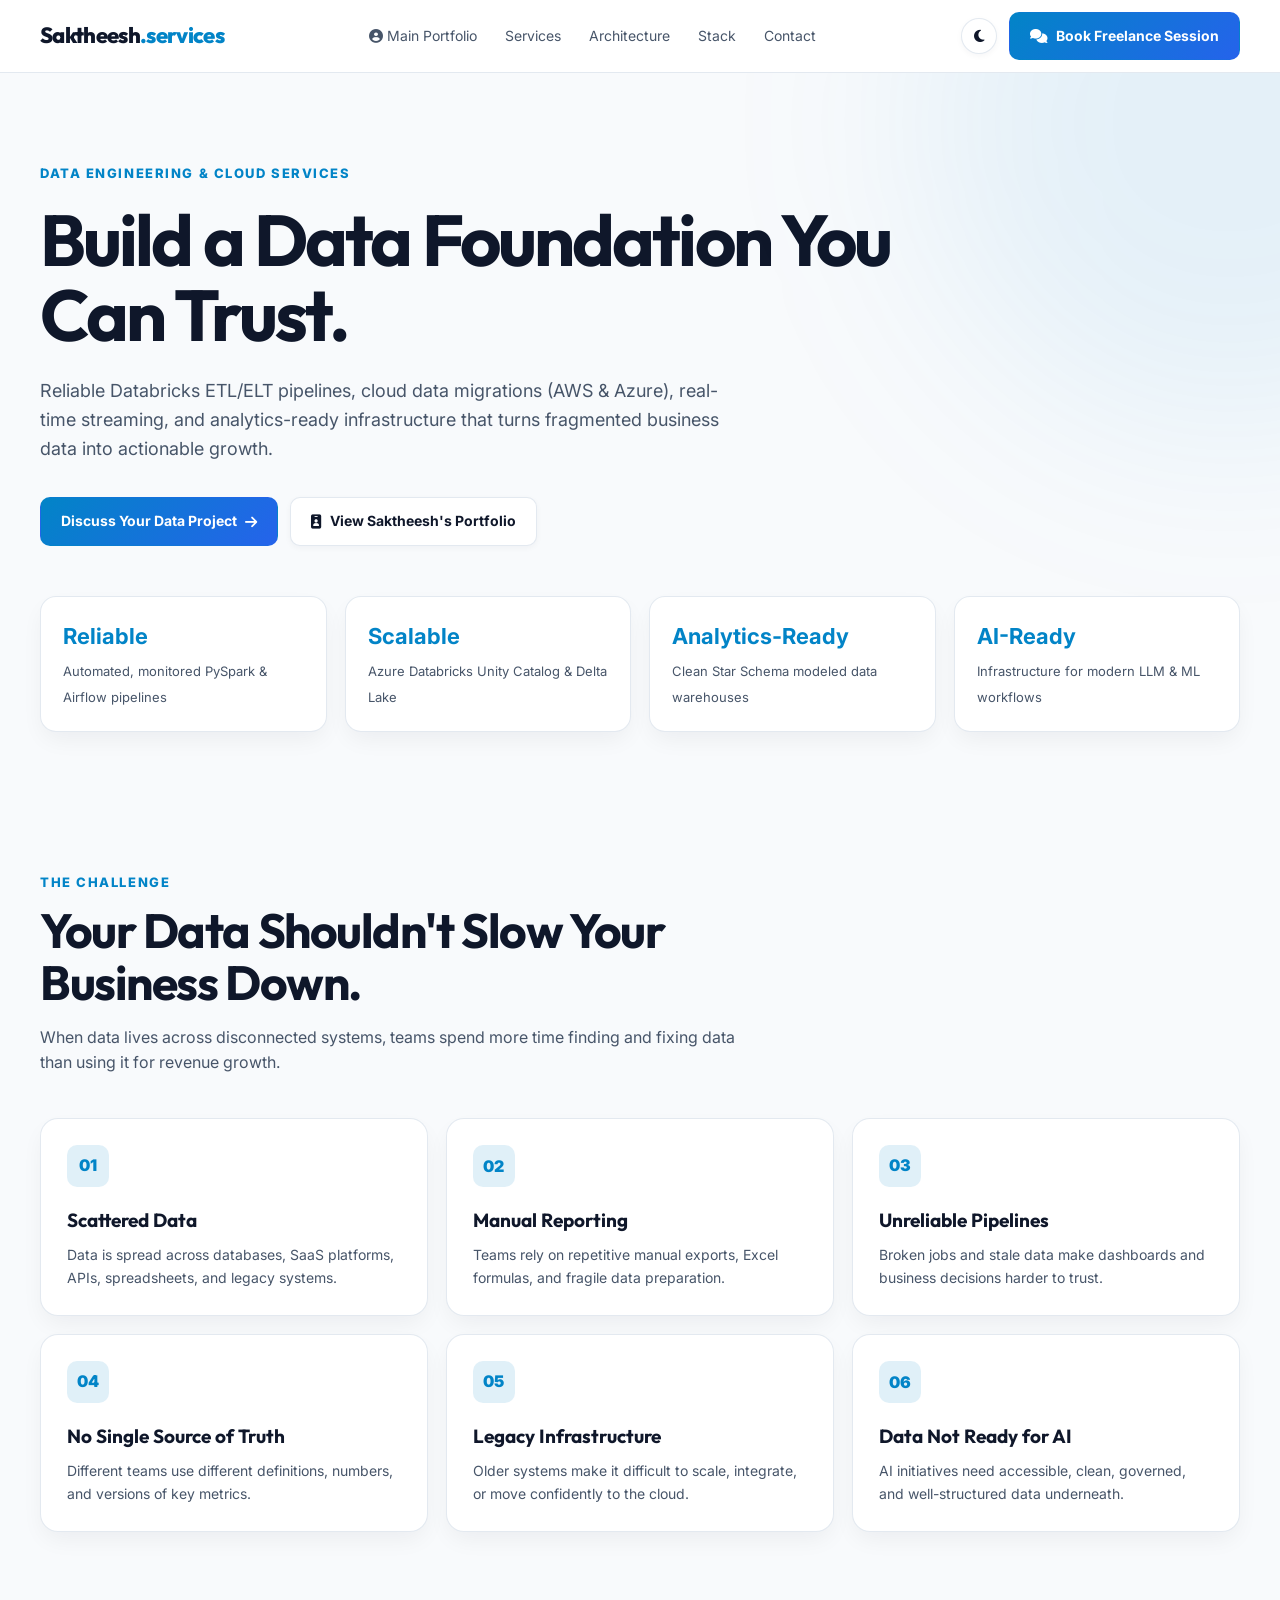
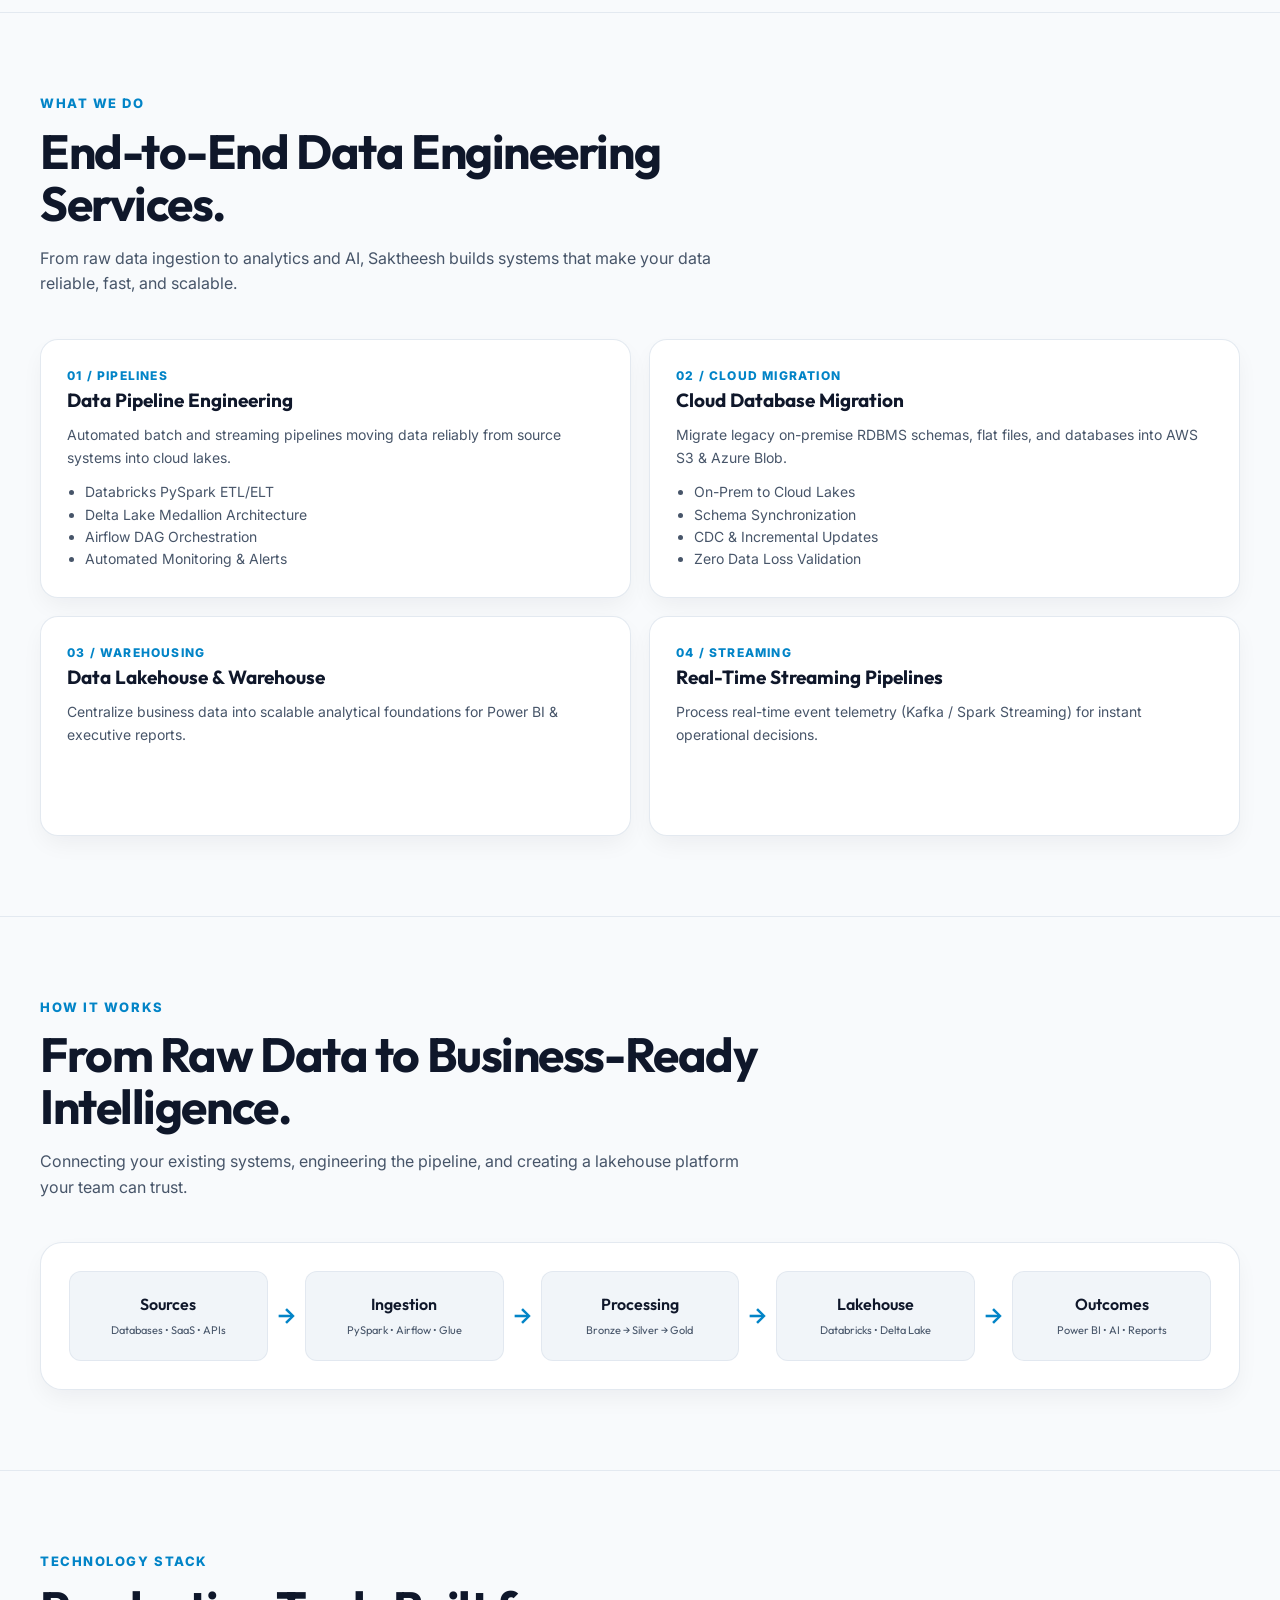
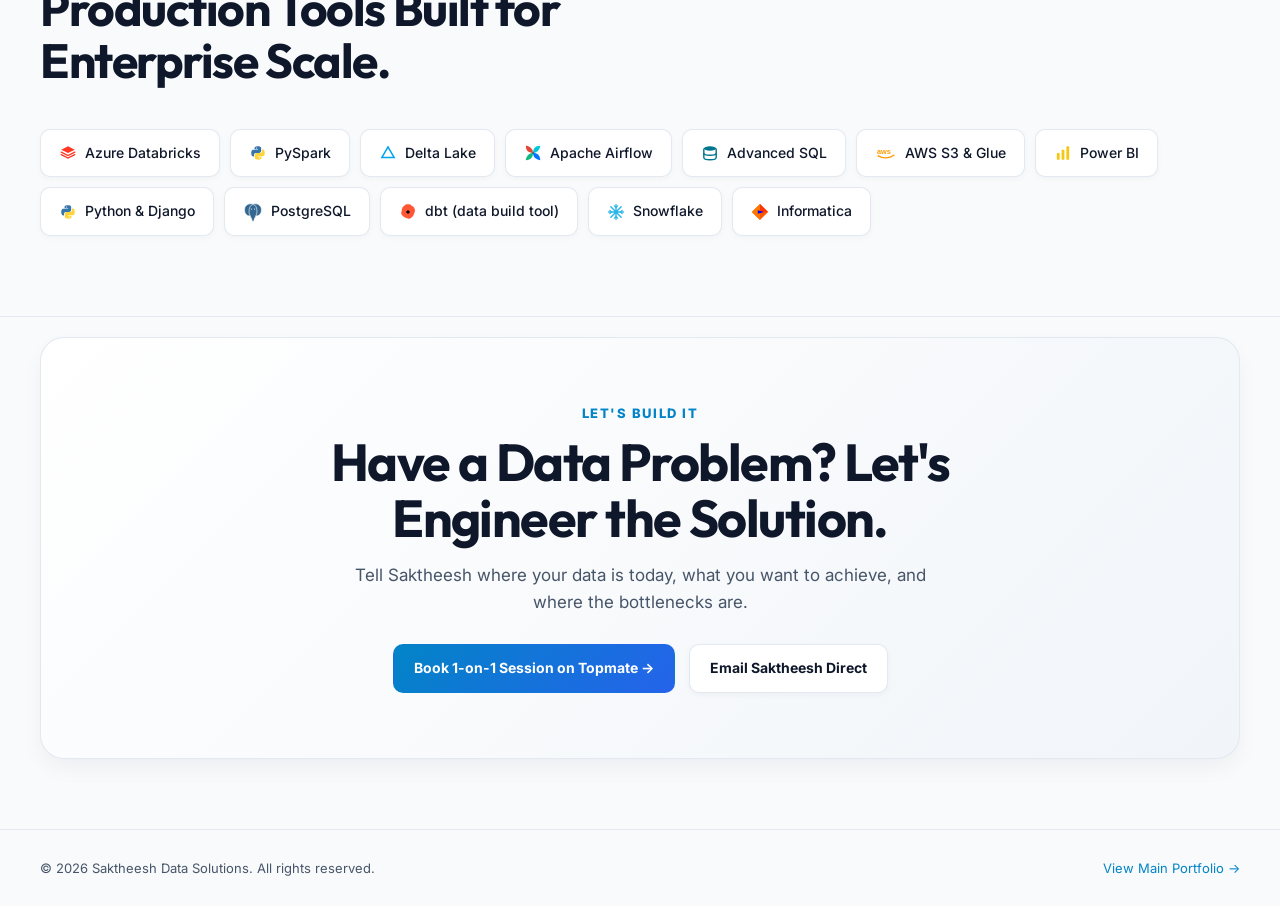
<file: services.html>
<!DOCTYPE html>
<html lang="en">
<head>
<meta charset="UTF-8">
<meta name="viewport" content="width=device-width, initial-scale=1.0">
<title>Data Engineering & Cloud Services — Saktheesh Data Solutions</title>
<meta name="description" content="Production-grade Data Engineering services, Databricks pipelines, Cloud Migration, Airflow orchestration, and AI data foundations by Saktheesh.">
<link rel="preconnect" href="https://fonts.googleapis.com">
<link rel="preconnect" href="https://fonts.gstatic.com" crossorigin>
<link href="https://fonts.googleapis.com/css2?family=Fira+Code:wght@400;500;600&family=Inter:wght@300;400;500;600;700&family=Outfit:wght@400;500;600;700;800&display=swap" rel="stylesheet">
<link rel="stylesheet" href="https://cdnjs.cloudflare.com/ajax/libs/font-awesome/6.4.0/css/all.min.css">
<script>
  (function() {
    var theme = localStorage.getItem('theme') || 'light';
    document.documentElement.setAttribute('data-theme', theme);
  })();
</script>
<style>
:root, [data-theme="light"] {
  --bg: #f8fafc;
  --panel: #ffffff;
  --panel2: #f1f5f9;
  --text: #0f172a;
  --muted: #475569;
  --line: rgba(226, 232, 240, 0.95);
  --accent: #0284c7;
  --accent2: #2563eb;
  --max: 1200px;
  --nav-bg: rgba(255, 255, 255, 0.94);
  --services-bg: #f8fafc;
  --arch-bg: #ffffff;
  --node-bg: #f1f5f9;
  --cta-bg: linear-gradient(135deg, #ffffff 0%, #f1f5f9 100%);
  --tech-bg: #ffffff;
  --stat-bg: #ffffff;
  --btn-primary-bg: linear-gradient(135deg, #0284c7 0%, #2563eb 100%);
  --btn-primary-text: #ffffff;
  --btn-ghost-bg: #ffffff;
  --btn-ghost-text: #0f172a;
  --mobile-menu-bg: rgba(255, 255, 255, 0.98);
  --card-shadow: 0 10px 25px -4px rgba(15, 23, 42, 0.06);
}

[data-theme="dark"] {
  --bg: #060913;
  --panel: rgba(11, 16, 29, 0.7);
  --panel2: #0d1527;
  --text: #f3f4f6;
  --muted: #94a3b8;
  --line: rgba(255, 255, 255, 0.08);
  --accent: #06b6d4;
  --accent2: #3b82f6;
  --max: 1200px;
  --nav-bg: rgba(6, 9, 19, 0.85);
  --services-bg: #0a0e1a;
  --arch-bg: linear-gradient(135deg, #0c1322, #070b14);
  --node-bg: rgba(255, 255, 255, 0.04);
  --cta-bg: radial-gradient(circle at 20% 0%, rgba(6, 182, 212, 0.15), transparent 40%), radial-gradient(circle at 80% 100%, rgba(59, 130, 246, 0.15), transparent 40%), var(--panel);
  --tech-bg: var(--panel);
  --stat-bg: rgba(255, 255, 255, 0.03);
  --btn-primary-bg: var(--accent);
  --btn-primary-text: #060913;
  --btn-ghost-bg: rgba(255, 255, 255, 0.04);
  --btn-ghost-text: #ffffff;
  --mobile-menu-bg: rgba(6, 9, 19, 0.96);
  --card-shadow: 0 20px 50px rgba(0, 0, 0, 0.6);
}

*{box-sizing:border-box}
html{scroll-behavior:smooth}
body{
  margin:0;background:var(--bg);color:var(--text);
  font-family:Inter,ui-sans-serif,system-ui,-apple-system,BlinkMacSystemFont,"Segoe UI",sans-serif;
  line-height:1.6;
  transition:background 0.3s ease, color 0.3s ease;
}
a{color:inherit;text-decoration:none}
.container{width:min(var(--max),calc(100% - 40px));margin:auto}
nav{
  position:sticky;top:0;z-index:20;
  backdrop-filter:blur(16px);
  background:var(--nav-bg);border-bottom:1px solid var(--line);
  transition:background 0.3s ease;
}
.nav-inner{height:72px;display:flex;align-items:center;justify-content:space-between}
.logo{font-family:'Outfit',sans-serif;font-weight:800;letter-spacing:-.03em;font-size:22px;color:var(--text)}
.logo span{color:var(--accent)}
.nav-links{display:flex;gap:28px;color:var(--muted);font-size:14px;align-items:center}
.nav-links a:hover{color:var(--accent)}
.btn{
  display:inline-flex;align-items:center;justify-content:center;gap:8px;
  padding:12px 20px;border-radius:10px;font-weight:700;font-size:14px;
  border:1px solid var(--line);transition:.2s ease;
}
.btn-primary{background:var(--btn-primary-bg);color:var(--btn-primary-text);border-color:transparent}
.btn-primary:hover{transform:translateY(-2px);box-shadow:0 0 20px rgba(2,132,199,0.4)}
.btn-ghost{background:var(--btn-ghost-bg);border-color:var(--line);color:var(--btn-ghost-text);box-shadow:0 2px 6px rgba(15,23,42,0.04)}
.btn-ghost:hover{background:var(--panel2);color:var(--accent)}
.btn-theme-toggle{
  background:var(--panel);border:1px solid var(--line);color:var(--text);
  width:36px;height:36px;border-radius:50%;display:inline-flex;align-items:center;justify-content:center;
  cursor:pointer;transition:.2s ease;font-size:14px;box-shadow:0 2px 6px rgba(15,23,42,0.04);
}
.btn-theme-toggle:hover{border-color:var(--accent);color:var(--accent);transform:rotate(15deg)}
.hero{padding:90px 0 60px;position:relative;overflow:hidden}
.hero:before{
  content:"";position:absolute;width:620px;height:620px;border-radius:50%;
  right:-260px;top:-260px;background:rgba(2,132,199,0.08);filter:blur(100px)
}
.eyebrow{
  color:var(--accent);font-size:13px;font-weight:800;letter-spacing:.12em;text-transform:uppercase
}
h1{
  font-family:'Outfit',sans-serif;
  font-size:clamp(42px,6vw,72px);line-height:1.05;letter-spacing:-.04em;
  max-width:900px;margin:18px 0 24px;color:var(--text);
}
.hero p{max-width:680px;color:var(--muted);font-size:18px;margin-bottom:34px}
.hero-actions{display:flex;gap:12px;flex-wrap:wrap}
.hero-grid{
  margin-top:50px;display:grid;grid-template-columns:repeat(4,1fr);gap:18px
}
.stat{
  border:1px solid var(--line);background:var(--stat-bg);
  border-radius:16px;padding:22px;backdrop-filter:blur(12px);
  box-shadow:var(--card-shadow);
}
.stat strong{font-size:22px;display:block;margin-bottom:4px;color:var(--accent)}.stat span{color:var(--muted);font-size:13px}
section{padding:80px 0}
.section-head{max-width:720px;margin-bottom:42px}
.section-head h2{font-family:'Outfit',sans-serif;font-size:clamp(32px,4vw,48px);line-height:1.08;letter-spacing:-.03em;margin:12px 0;color:var(--text)}
.section-head p{color:var(--muted);font-size:16px}
.problem-grid,.service-grid,.use-grid{display:grid;grid-template-columns:repeat(3,1fr);gap:18px}
.card{
  background:var(--panel);border:1px solid var(--line);border-radius:18px;padding:26px;backdrop-filter:blur(16px);
  box-shadow:var(--card-shadow);transition:all 0.3s ease;
}
.card:hover{border-color:var(--accent);transform:translateY(-3px)}
.card h3{margin:0 0 9px;font-size:19px;font-family:'Outfit',sans-serif;color:var(--text)}.card p{margin:0;color:var(--muted);font-size:14px}
.icon{
  width:42px;height:42px;border-radius:10px;background:rgba(2,132,199,0.12);
  display:grid;place-items:center;color:var(--accent);margin-bottom:18px;font-weight:900
}
.services{background:var(--services-bg);border-top:1px solid var(--line);border-bottom:1px solid var(--line)}
.service-grid{grid-template-columns:repeat(2,1fr)}
.service-card{min-height:220px}
.service-number{color:var(--accent);font-weight:800;font-size:12px;letter-spacing:.1em}
.service-card ul{padding-left:18px;color:var(--muted);font-size:14px;margin-bottom:0;margin-top:12px}
.arch{
  background:var(--arch-bg);
  border:1px solid var(--line);border-radius:22px;padding:28px;width:100%;
  box-shadow:var(--card-shadow);
}
.flow{width:100%;display:flex;align-items:center;justify-content:space-between;gap:8px}
.node{
  flex:1 1 0%;padding:20px 10px;border:1px solid var(--line);background:var(--node-bg);
  border-radius:12px;text-align:center;font-family:'Outfit',sans-serif;font-weight:600;box-sizing:border-box;color:var(--text);
}
.node small{display:block;color:var(--muted);font-size:11px;margin-top:4px;font-weight:400}
.arrow{color:var(--accent);font-size:22px;font-weight:bold}
.stack{display:flex;flex-wrap:wrap;gap:10px}
.tech{
  padding:12px 18px;border:1px solid var(--line);border-radius:10px;background:var(--tech-bg);
  color:var(--text);font-size:14px;font-weight:500;display:flex;align-items:center;gap:8px;
  box-shadow:0 2px 6px rgba(15,23,42,0.03);
}
.outcomes{display:grid;grid-template-columns:repeat(2,1fr);gap:16px}
.outcome{padding:22px;border:1px solid var(--line);border-radius:16px;background:var(--panel);box-shadow:var(--card-shadow)}
.outcome b{display:block;margin-bottom:5px;font-size:17px;color:var(--text)}.outcome span{color:var(--muted);font-size:14px}
.cta{
  margin:20px auto 70px;padding:65px 30px;text-align:center;border-radius:24px;
  border:1px solid var(--line);background:var(--cta-bg);box-shadow:var(--card-shadow);
}
.cta h2{font-family:'Outfit',sans-serif;font-size:clamp(34px,5vw,52px);line-height:1.08;letter-spacing:-.03em;margin:10px auto 16px;max-width:750px;color:var(--text)}
.cta p{color:var(--muted);max-width:600px;margin:0 auto 28px;font-size:17px}
footer{border-top:1px solid var(--line);padding:28px 0;color:var(--muted);font-size:13px}
.footer-inner{display:flex;justify-content:space-between;gap:20px;align-items:center}
.arch-scroll-wrapper{width:100%;overflow-x:auto;-webkit-overflow-scrolling:touch}
.hamburger{display:none;flex-direction:column;justify-content:center;align-items:center;gap:5px;background:var(--panel);border:1px solid var(--line);cursor:pointer;padding:8px 12px;border-radius:8px}
.hamburger span{width:22px;height:2px;background-color:var(--text);border-radius:2px}
.mobile-menu{position:fixed;top:0;left:0;width:100vw;height:100vh;background:var(--mobile-menu-bg);backdrop-filter:blur(24px);-webkit-backdrop-filter:blur(24px);padding:24px 20px;display:none;z-index:2000;overflow-y:auto}
.mobile-menu.open{display:flex;flex-direction:column;justify-content:space-between}
.mobile-menu-inner{display:flex;flex-direction:column;height:100%;max-width:480px;margin:0 auto;width:100%;justify-content:space-between}
.mobile-menu-header{display:flex;align-items:center;justify-content:space-between;padding-bottom:18px;border-bottom:1px solid var(--line);margin-bottom:20px}
.mobile-close-btn{background:var(--panel2);border:1px solid var(--line);color:var(--text);font-size:1.6rem;width:38px;height:38px;border-radius:50%;display:flex;align-items:center;justify-content:center;cursor:pointer}
.mobile-link{color:var(--text);padding:12px 16px;border-radius:10px;background:var(--panel2);border:1px solid var(--line);font-weight:600;display:flex;align-items:center;gap:12px;margin-bottom:10px}
@media(max-width:800px){
  .nav-links{display:none}.hero{padding-top:60px}
  .nav-cta-btn{display:none !important}
  .hamburger{display:flex}
  .hero-grid,.problem-grid,.service-grid,.use-grid,.outcomes{grid-template-columns:1fr}
  .flow{min-width:620px}
}
</style>
</head>
<body>

<nav>
  <div class="container nav-inner">
    <a class="logo" href="index.html">Saktheesh<span>.services</span></a>
    <div class="nav-links">
      <a href="index.html"><i class="fas fa-user-circle"></i> Main Portfolio</a>
      <a href="#services">Services</a>
      <a href="#architecture">Architecture</a>
      <a href="#technology">Stack</a>
      <a href="#contact">Contact</a>
    </div>
    <div style="display:flex;align-items:center;gap:12px;">
      <button id="theme-toggle" class="btn-theme-toggle" title="Toggle Light / Dark Mode" aria-label="Toggle Theme">
        <i class="fas fa-moon"></i>
      </button>
      <a class="btn btn-primary nav-cta-btn" href="#contact"><i class="fas fa-comments"></i> Book Freelance Session</a>
      <button class="hamburger" id="hamburger" aria-label="Toggle Menu">
        <span></span><span></span><span></span>
      </button>
    </div>
  </div>
</nav>

<div class="mobile-menu" id="mobile-menu">
  <div class="mobile-menu-inner">
    <div>
      <div class="mobile-menu-header">
        <div style="display:flex;align-items:center;gap:10px;">
          <strong style="font-size:1.1rem;color:var(--text);">Saktheesh .services</strong>
        </div>
        <button class="mobile-close-btn" id="mobile-menu-close" aria-label="Close Menu">&times;</button>
      </div>
      <a href="index.html" class="mobile-link"><i class="fas fa-user-circle"></i> Main Portfolio</a>
      <a href="#services" class="mobile-link"><i class="fas fa-cogs"></i> Services</a>
      <a href="#architecture" class="mobile-link"><i class="fas fa-sitemap"></i> Architecture</a>
      <a href="#technology" class="mobile-link"><i class="fas fa-layer-group"></i> Stack</a>
      <a href="#contact" class="mobile-link"><i class="fas fa-paper-plane"></i> Contact</a>
    </div>
    <div style="margin-top:20px;display:flex;flex-direction:column;gap:10px;">
      <button id="mobile-theme-toggle" class="btn btn-ghost" style="width:100%;text-align:center;">
        <i class="fas fa-moon"></i> <span>Switch Theme</span>
      </button>
      <a href="#contact" class="btn btn-primary" style="width:100%;text-align:center;">Book Freelance Session</a>
      <a href="https://topmate.io/saktheesh/" target="_blank" class="btn btn-ghost" style="width:100%;text-align:center;">Book 1-on-1 on Topmate</a>
    </div>
  </div>
</div>

<header class="hero">
  <div class="container">
    <div class="eyebrow">Data Engineering & Cloud Services</div>
    <h1>Build a Data Foundation You Can Trust.</h1>
    <p>Reliable Databricks ETL/ELT pipelines, cloud data migrations (AWS & Azure), real-time streaming, and analytics-ready infrastructure that turns fragmented business data into actionable growth.</p>
    <div class="hero-actions">
      <a class="btn btn-primary" href="#contact">Discuss Your Data Project <i class="fas fa-arrow-right"></i></a>
      <a class="btn btn-ghost" href="index.html"><i class="fas fa-id-badge"></i> View Saktheesh's Portfolio</a>
    </div>

    <div class="hero-grid">
      <div class="stat"><strong>Reliable</strong><span>Automated, monitored PySpark & Airflow pipelines</span></div>
      <div class="stat"><strong>Scalable</strong><span>Azure Databricks Unity Catalog & Delta Lake</span></div>
      <div class="stat"><strong>Analytics-Ready</strong><span>Clean Star Schema modeled data warehouses</span></div>
      <div class="stat"><strong>AI-Ready</strong><span>Infrastructure for modern LLM & ML workflows</span></div>
    </div>
  </div>
</header>

<section>
  <div class="container">
    <div class="section-head">
      <div class="eyebrow">The Challenge</div>
      <h2>Your Data Shouldn't Slow Your Business Down.</h2>
      <p>When data lives across disconnected systems, teams spend more time finding and fixing data than using it for revenue growth.</p>
    </div>
    <div class="problem-grid">
      <div class="card"><div class="icon">01</div><h3>Scattered Data</h3><p>Data is spread across databases, SaaS platforms, APIs, spreadsheets, and legacy systems.</p></div>
      <div class="card"><div class="icon">02</div><h3>Manual Reporting</h3><p>Teams rely on repetitive manual exports, Excel formulas, and fragile data preparation.</p></div>
      <div class="card"><div class="icon">03</div><h3>Unreliable Pipelines</h3><p>Broken jobs and stale data make dashboards and business decisions harder to trust.</p></div>
      <div class="card"><div class="icon">04</div><h3>No Single Source of Truth</h3><p>Different teams use different definitions, numbers, and versions of key metrics.</p></div>
      <div class="card"><div class="icon">05</div><h3>Legacy Infrastructure</h3><p>Older systems make it difficult to scale, integrate, or move confidently to the cloud.</p></div>
      <div class="card"><div class="icon">06</div><h3>Data Not Ready for AI</h3><p>AI initiatives need accessible, clean, governed, and well-structured data underneath.</p></div>
    </div>
  </div>
</section>

<section class="services" id="services">
  <div class="container">
    <div class="section-head">
      <div class="eyebrow">What We Do</div>
      <h2>End-to-End Data Engineering Services.</h2>
      <p>From raw data ingestion to analytics and AI, Saktheesh builds systems that make your data reliable, fast, and scalable.</p>
    </div>

    <div class="service-grid">
      <div class="card service-card"><div class="service-number">01 / PIPELINES</div><h3>Data Pipeline Engineering</h3><p>Automated batch and streaming pipelines moving data reliably from source systems into cloud lakes.</p><ul><li>Databricks PySpark ETL/ELT</li><li>Delta Lake Medallion Architecture</li><li>Airflow DAG Orchestration</li><li>Automated Monitoring & Alerts</li></ul></div>
      <div class="card service-card"><div class="service-number">02 / CLOUD MIGRATION</div><h3>Cloud Database Migration</h3><p>Migrate legacy on-premise RDBMS schemas, flat files, and databases into AWS S3 & Azure Blob.</p><ul><li>On-Prem to Cloud Lakes</li><li>Schema Synchronization</li><li>CDC & Incremental Updates</li><li>Zero Data Loss Validation</li></ul></div>
      <div class="card service-card"><div class="service-number">03 / WAREHOUSING</div><h3>Data Lakehouse & Warehouse</h3><p>Centralize business data into scalable analytical foundations for Power BI & executive reports.</p></div>
      <div class="card service-card"><div class="service-number">04 / STREAMING</div><h3>Real-Time Streaming Pipelines</h3><p>Process real-time event telemetry (Kafka / Spark Streaming) for instant operational decisions.</p></div>
    </div>
  </div>
</section>

<section id="architecture">
  <div class="container">
    <div class="section-head">
      <div class="eyebrow">How It Works</div>
      <h2>From Raw Data to Business-Ready Intelligence.</h2>
      <p>Connecting your existing systems, engineering the pipeline, and creating a lakehouse platform your team can trust.</p>
    </div>
    <div class="arch">
      <div class="arch-scroll-wrapper">
        <div class="flow">
          <div class="node">Sources<small>Databases • SaaS • APIs</small></div>
          <div class="arrow">→</div>
          <div class="node">Ingestion<small>PySpark • Airflow • Glue</small></div>
          <div class="arrow">→</div>
          <div class="node">Processing<small>Bronze → Silver → Gold</small></div>
          <div class="arrow">→</div>
          <div class="node">Lakehouse<small>Databricks • Delta Lake</small></div>
          <div class="arrow">→</div>
          <div class="node">Outcomes<small>Power BI • AI • Reports</small></div>
        </div>
      </div>
    </div>
  </div>
</section>

<section id="technology" class="services">
  <div class="container">
    <div class="section-head">
      <div class="eyebrow">Technology Stack</div>
      <h2>Production Tools Built for Enterprise Scale.</h2>
    </div>
    <div class="stack">
      <div class="tech">
        <svg width="18" height="18" viewBox="0 0 32 32" fill="none"><path d="M16 4L28 10L16 16L4 10L16 4Z" fill="#FF3621"/><path d="M4 14.5L16 20.5L28 14.5" stroke="#FF3621" stroke-width="2.5" stroke-linecap="round"/><path d="M4 19L16 25L28 19" stroke="#FF3621" stroke-width="2.5" stroke-linecap="round"/></svg>
        Azure Databricks
      </div>
      <div class="tech">
        <svg width="18" height="18" viewBox="0 0 32 32" fill="none"><path d="M15.8 4C9.5 4 9.9 6.7 9.9 6.7V9.5H16.1V10.4H7.5C7.5 10.4 4 10 4 16.2C4 22.4 7.1 22.1 7.1 22.1H9V19.3C9 19.3 8.8 15.9 12.3 15.9H18.4C18.4 15.9 21.6 15.9 21.6 12.6V7.4C21.6 7.4 22.1 4 15.8 4ZM13.4 6C14 6 14.5 6.5 14.5 7.1C14.5 7.7 14 8.2 13.4 8.2C12.8 8.2 12.3 7.7 12.3 7.1C12.3 6.5 12.8 6 13.4 6Z" fill="#3776AB"/><path d="M16.2 28C22.5 28 22.1 25.3 22.1 25.3V22.5H15.9V21.6H24.5C24.5 21.6 28 22 28 15.8C28 9.6 24.9 9.9 24.9 9.9H23V12.7C23 12.7 23.2 16.1 19.7 16.1H13.6C13.6 16.1 10.4 16.1 10.4 19.4V24.6C10.4 24.6 9.9 28 16.2 28ZM18.6 26C18 26 17.5 25.5 17.5 24.9C17.5 24.3 18 23.8 18.6 23.8C19.2 23.8 19.7 24.3 19.7 24.9C19.7 25.5 19.2 26 18.6 26Z" fill="#FFD43B"/></svg>
        PySpark
      </div>
      <div class="tech">
        <svg width="18" height="18" viewBox="0 0 24 24" fill="none"><path d="M12 2L2 19h20L12 2zm0 4l6.5 11h-13L12 6z" fill="#00A4EF"/></svg>
        Delta Lake
      </div>
      <div class="tech">
        <svg width="18" height="18" viewBox="0 0 100 100" fill="none">
            <path d="M50 50 C50 20 20 10 10 10 C10 40 30 50 50 50 Z" fill="#E54638"/>
            <path d="M50 50 C80 50 90 20 90 10 C60 10 50 30 50 50 Z" fill="#00C7D4"/>
            <path d="M50 50 C50 80 80 90 90 90 C90 60 70 50 50 50 Z" fill="#0075FF"/>
            <path d="M50 50 C20 50 10 80 10 90 C40 90 50 70 50 50 Z" fill="#10B981"/>
            <circle cx="50" cy="50" r="4" fill="#333333"/>
        </svg>
        Apache Airflow
      </div>
      <div class="tech">
        <svg width="18" height="18" viewBox="0 0 32 32" fill="none"><ellipse cx="16" cy="8" rx="11" ry="4" fill="#00758F"/><path d="M5 8V16C5 18.2 9.9 20 16 20C22.1 20 27 18.2 27 16V8" stroke="#00758F" stroke-width="2.5" fill="none"/><path d="M5 16V24C5 26.2 9.9 28 16 28C22.1 28 27 26.2 27 24V16" stroke="#00758F" stroke-width="2.5" fill="none"/></svg>
        Advanced SQL
      </div>
      <div class="tech">
        <svg width="22" height="18" viewBox="0 0 36 32" fill="none"><text x="2" y="17" font-family="sans-serif" font-weight="900" font-size="13" fill="#FF9900">aws</text><path d="M4 21C12 26 24 26 32 20" stroke="#FF9900" stroke-width="2.5" stroke-linecap="round"/></svg>
        AWS S3 & Glue
      </div>
      <div class="tech">
        <svg width="18" height="18" viewBox="0 0 32 32" fill="none"><rect x="5" y="16" width="5" height="12" rx="1.5" fill="#F2C811"/><rect x="13.5" y="10" width="5" height="18" rx="1.5" fill="#F2C811"/><rect x="22" y="4" width="5" height="24" rx="1.5" fill="#F2C811"/></svg>
        Power BI
      </div>
      <div class="tech">
        <svg width="18" height="18" viewBox="0 0 32 32" fill="none"><path d="M15.8 4C9.5 4 9.9 6.7 9.9 6.7V9.5H16.1V10.4H7.5C7.5 10.4 4 10 4 16.2C4 22.4 7.1 22.1 7.1 22.1H9V19.3C9 19.3 8.8 15.9 12.3 15.9H18.4C18.4 15.9 21.6 15.9 21.6 12.6V7.4C21.6 7.4 22.1 4 15.8 4ZM13.4 6C14 6 14.5 6.5 14.5 7.1C14.5 7.7 14 8.2 13.4 8.2C12.8 8.2 12.3 7.7 12.3 7.1C12.3 6.5 12.8 6 13.4 6Z" fill="#3776AB"/><path d="M16.2 28C22.5 28 22.1 25.3 22.1 25.3V22.5H15.9V21.6H24.5C24.5 21.6 28 22 28 15.8C28 9.6 24.9 9.9 24.9 9.9H23V12.7C23 12.7 23.2 16.1 19.7 16.1H13.6C13.6 16.1 10.4 16.1 10.4 19.4V24.6C10.4 24.6 9.9 28 16.2 28ZM18.6 26C18 26 17.5 25.5 17.5 24.9C17.5 24.3 18 23.8 18.6 23.8C19.2 23.8 19.7 24.3 19.7 24.9C19.7 25.5 19.2 26 18.6 26Z" fill="#FFD43B"/></svg>
        Python & Django
      </div>
      <div class="tech">
        <svg width="20" height="20" viewBox="0 0 100 100" fill="none">
          <path d="M50 10 C30 5 10 15 8 35 C5 60 25 75 40 68 C35 72 32 78 38 78 C48 78 50 68 50 68 C50 68 52 78 62 78 C68 78 65 72 60 68 C75 75 95 60 92 35 C90 15 70 5 50 10 Z" fill="#336791" stroke="#ffffff" stroke-width="3"/>
          <path d="M50 12 C35 15 30 30 30 50 C30 65 42 75 45 92 C47 98 53 98 55 92 C58 75 70 65 70 50 C70 30 65 15 50 12 Z" fill="#336791" stroke="#ffffff" stroke-width="3"/>
          <circle cx="42" cy="35" r="3" fill="#ffffff"/>
          <circle cx="58" cy="35" r="3" fill="#ffffff"/>
        </svg>
        PostgreSQL
      </div>
      <div class="tech">
        <svg width="18" height="18" viewBox="0 0 100 100" fill="none">
          <path d="M30 15 C35 5 65 5 70 15 C85 20 95 40 85 55 C80 75 60 95 45 85 C25 80 5 65 15 45 C15 30 20 20 30 15 Z" fill="#FF5636"/>
          <rect x="42" y="42" width="16" height="16" rx="3" transform="rotate(45 50 50)" fill="#060913"/>
        </svg>
        dbt (data build tool)
      </div>
      <div class="tech">
        <svg width="18" height="18" viewBox="0 0 32 32" fill="none"><path d="M16 3V29M3 16H29M6.8 6.8L25.2 25.2M25.2 6.8L6.8 25.2" stroke="#29B5E8" stroke-width="2.5" stroke-linecap="round"/><path d="M16 8L13 5M16 8L19 5M16 24L13 27M16 24L19 27M8 16L5 13M8 16L5 19M24 16L27 13M24 16L27 19" stroke="#29B5E8" stroke-width="2" stroke-linecap="round"/></svg>
        Snowflake
      </div>
      <div class="tech">
        <svg width="18" height="18" viewBox="0 0 100 100" fill="none">
          <polygon points="50,5 95,50 50,95 5,50" fill="#FF5700"/>
          <polygon points="50,5 50,95 5,50" fill="#FF7700"/>
          <polygon points="50,5 95,50 50,50" fill="#FF3300"/>
          <polygon points="38,40 72,50 38,60" fill="#0000FF"/>
        </svg>
        Informatica
      </div>
    </div>
  </div>
</section>

<div class="container" id="contact">
  <div class="cta">
    <div class="eyebrow">Let's Build It</div>
    <h2>Have a Data Problem? Let's Engineer the Solution.</h2>
    <p>Tell Saktheesh where your data is today, what you want to achieve, and where the bottlenecks are.</p>
    <a class="btn btn-primary" href="https://topmate.io/saktheesh/" target="_blank">Book 1-on-1 Session on Topmate →</a>
    <a class="btn btn-ghost" href="mailto:saktheeshanbzhagan@gmail.com" style="margin-left:10px;">Email Saktheesh Direct</a>
  </div>
</div>

<footer>
  <div class="container footer-inner">
    <div>&copy; 2026 Saktheesh Data Solutions. All rights reserved.</div>
    <div><a href="index.html" style="color:var(--accent);">View Main Portfolio &rarr;</a></div>
  </div>
</footer>

<script src="script.js"></script>
</body>
</html>
</file>
<file: styles.css>
/* ==========================================================================
   Saktheesh - Dark Cyber-Glass Tech Lead Data Engineer Portfolio
   Design System: Deep Midnight Canvas, Electric Neon Glows, Large Photo Card
   ========================================================================== */

/* --------------------------------------------------------------------------
   1. DESIGN TOKENS & COLOR PALETTE
   -------------------------------------------------------------------------- */
:root, [data-theme="light"] {
    --bg-canvas: #f8fafc;
    --bg-surface: #ffffff;
    --bg-surface-elevated: #ffffff;
    --bg-glass: rgba(255, 255, 255, 0.88);

    --border-glass: rgba(226, 232, 240, 0.95);
    --border-glow: rgba(2, 132, 199, 0.28);
    --border-glow-hover: rgba(2, 132, 199, 0.65);

    --text-heading: #0f172a;
    --text-body: #334155;
    --text-muted: #64748b;

    /* Professional Executive Tech Accents */
    --neon-cyan: #0284c7;     /* Sky 600 */
    --neon-blue: #2563eb;     /* Blue 600 */
    --neon-indigo: #4f46e5;   /* Indigo 600 */
    --neon-purple: #9333ea;   /* Purple 600 */
    --neon-emerald: #059669;  /* Emerald 600 */
    --neon-amber: #d97706;    /* Amber 600 */
    --neon-rose: #e11d48;     /* Rose 600 */

    /* Gradients */
    --grad-text: linear-gradient(135deg, #0284c7 0%, #2563eb 50%, #7c3aed 100%);
    --grad-primary: linear-gradient(135deg, #0284c7 0%, #2563eb 100%);
    --grad-card: linear-gradient(180deg, #ffffff 0%, #fbfcfe 100%);

    --font-head: 'Outfit', -apple-system, BlinkMacSystemFont, sans-serif;
    --font-sans: 'Inter', -apple-system, BlinkMacSystemFont, sans-serif;
    --font-code: 'Fira Code', monospace;

    --radius-sm: 8px;
    --radius-md: 14px;
    --radius-lg: 22px;
    --radius-full: 9999px;

    --shadow-glass: 0 10px 25px -4px rgba(15, 23, 42, 0.06), 0 4px 10px -2px rgba(15, 23, 42, 0.03);
    --shadow-glow: 0 0 25px rgba(2, 132, 199, 0.15);
    --transition: all 0.25s cubic-bezier(0.4, 0, 0.2, 1);

    --navbar-bg: rgba(255, 255, 255, 0.88);
    --navbar-scrolled: rgba(255, 255, 255, 0.98);
    --nav-pill-bg: #f1f5f9;
    --card-hover-shadow: 0 20px 35px -5px rgba(15, 23, 42, 0.1), 0 0 18px rgba(2, 132, 199, 0.12);
    --modal-bg: rgba(15, 23, 42, 0.6);
    --modal-card: #ffffff;
    --footer-bg: #f8fafc;
    --scrollbar-track: #f8fafc;
    --scrollbar-thumb: #cbd5e1;
}

[data-theme="dark"] {
    --bg-canvas: #060913;
    --bg-surface: #0b101d;
    --bg-surface-elevated: #111827;
    --bg-glass: rgba(17, 24, 39, 0.7);

    --border-glass: rgba(255, 255, 255, 0.08);
    --border-glow: rgba(6, 182, 212, 0.25);
    --border-glow-hover: rgba(6, 182, 212, 0.6);

    --text-heading: #f8fafc;
    --text-body: #94a3b8;
    --text-muted: #64748b;

    /* Neon Accents */
    --neon-cyan: #06b6d4;
    --neon-blue: #3b82f6;
    --neon-indigo: #6366f1;
    --neon-purple: #a855f7;
    --neon-emerald: #10b981;
    --neon-amber: #f59e0b;
    --neon-rose: #f43f5e;

    /* Gradients */
    --grad-text: linear-gradient(135deg, #06b6d4 0%, #3b82f6 50%, #a855f7 100%);
    --grad-primary: linear-gradient(135deg, #06b6d4 0%, #3b82f6 100%);
    --grad-card: linear-gradient(180deg, rgba(17, 24, 39, 0.8) 0%, rgba(11, 16, 29, 0.9) 100%);

    --shadow-glass: 0 20px 50px rgba(0, 0, 0, 0.6);
    --shadow-glow: 0 0 30px rgba(6, 182, 212, 0.25);

    --navbar-bg: rgba(6, 9, 19, 0.85);
    --navbar-scrolled: rgba(6, 9, 19, 0.96);
    --nav-pill-bg: rgba(255, 255, 255, 0.05);
    --card-hover-shadow: 0 20px 40px rgba(0, 0, 0, 0.8), 0 0 25px rgba(6, 182, 212, 0.2);
    --modal-bg: rgba(4, 6, 12, 0.85);
    --modal-card: #0b101d;
    --footer-bg: #04060c;
    --scrollbar-track: #060913;
    --scrollbar-thumb: rgba(6, 182, 212, 0.3);
}

*, *::before, *::after {
    margin: 0;
    padding: 0;
    box-sizing: border-box;
}

html {
    scroll-behavior: smooth;
    font-size: 16px;
    scrollbar-width: thin;
    scrollbar-color: var(--neon-cyan) var(--scrollbar-track);
}

body {
    font-family: var(--font-sans);
    background-color: var(--bg-canvas);
    color: var(--text-body);
    line-height: 1.65;
    overflow-x: hidden;
    position: relative;
    -webkit-font-smoothing: antialiased;
    transition: background-color 0.3s ease, color 0.3s ease;
}

/* Background Ambient Glow Meshes */
.bg-mesh {
    position: fixed;
    top: 0;
    left: 0;
    width: 100vw;
    height: 100vh;
    background-image: 
        radial-gradient(circle at 15% 15%, rgba(2, 132, 199, 0.06) 0%, transparent 40%),
        radial-gradient(circle at 85% 55%, rgba(99, 102, 241, 0.05) 0%, transparent 45%);
    pointer-events: none;
    z-index: -1;
    transition: var(--transition);
}

[data-theme="dark"] .bg-mesh {
    background-image: 
        radial-gradient(circle at 15% 20%, rgba(6, 182, 212, 0.08) 0%, transparent 40%),
        radial-gradient(circle at 85% 60%, rgba(99, 102, 241, 0.1) 0%, transparent 45%);
}

/* Custom Scrollbar */
::-webkit-scrollbar { width: 8px; }
::-webkit-scrollbar-track { background: var(--scrollbar-track); }
::-webkit-scrollbar-thumb { background: var(--scrollbar-thumb); border-radius: 9999px; }
::-webkit-scrollbar-thumb:hover { background: var(--neon-cyan); }

.container {
    max-width: 1240px;
    margin: 0 auto;
    padding: 0 24px;
}

.section {
    padding: 56px 0;
    position: relative;
}

.alt-bg {
    background-color: var(--bg-surface);
    border-top: 1px solid var(--border-glass);
    border-bottom: 1px solid var(--border-glass);
}

/* Typography */
h1, h2, h3, h4, h5, h6 {
    font-family: var(--font-head);
    font-weight: 700;
    color: var(--text-heading);
    letter-spacing: -0.5px;
}

.gradient-text {
    background: var(--grad-text);
    -webkit-background-clip: text;
    -webkit-text-fill-color: transparent;
    display: inline-block;
}

.text-cyan { color: var(--neon-cyan); }
.text-blue { color: var(--neon-blue); }
.text-indigo { color: var(--neon-indigo); }
.text-purple { color: var(--neon-purple); }
.text-emerald { color: var(--neon-emerald); }
.text-amber { color: var(--neon-amber); }
.text-rose { color: var(--neon-rose); }

.section-header {
    text-align: center;
    max-width: 720px;
    margin: 0 auto 32px auto;
}

.section-subtitle {
    font-family: var(--font-code);
    font-size: 0.85rem;
    font-weight: 600;
    color: var(--neon-cyan);
    letter-spacing: 2.5px;
    text-transform: uppercase;
    display: block;
    margin-bottom: 8px;
}

.section-title {
    font-size: 2.5rem;
    letter-spacing: -0.8px;
}

.title-underline {
    width: 64px;
    height: 4px;
    background: var(--grad-primary);
    margin: 16px auto 0 auto;
    border-radius: var(--radius-full);
    box-shadow: 0 0 12px var(--neon-cyan);
}

/* Cyber Glass Cards */
.glass-card {
    background: var(--grad-card);
    backdrop-filter: blur(16px);
    -webkit-backdrop-filter: blur(16px);
    border: 1px solid var(--border-glass);
    border-radius: var(--radius-md);
    box-shadow: var(--shadow-glass);
    transition: var(--transition);
}

.glass-card:hover {
    border-color: var(--border-glow-hover);
    box-shadow: var(--card-hover-shadow);
    transform: translateY(-4px);
}

/* --------------------------------------------------------------------------
   2. NAVBAR
   -------------------------------------------------------------------------- */
.navbar {
    position: fixed;
    top: 0;
    left: 0;
    width: 100%;
    z-index: 1000;
    padding: 18px 0;
    background: var(--navbar-bg);
    backdrop-filter: blur(16px);
    -webkit-backdrop-filter: blur(16px);
    border-bottom: 1px solid var(--border-glass);
    transition: var(--transition);
}

.navbar.scrolled {
    padding: 12px 0;
    background: var(--navbar-scrolled);
    box-shadow: 0 4px 20px rgba(0, 0, 0, 0.06);
}

.btn-theme-toggle {
    background: var(--bg-surface);
    border: 1px solid var(--border-glass);
    color: var(--text-heading);
    width: 36px;
    height: 36px;
    padding: 0 !important;
    border-radius: 50%;
    display: inline-flex !important;
    align-items: center;
    justify-content: center;
    cursor: pointer;
    transition: var(--transition);
    font-size: 0.95rem;
    box-shadow: 0 2px 6px rgba(0, 0, 0, 0.04);
}

.btn-theme-toggle:hover {
    border-color: var(--neon-cyan);
    color: var(--neon-cyan);
    transform: rotate(15deg);
}

#theme-toggle {
    display: inline-flex !important;
}

.nav-container {
    display: flex;
    align-items: center;
    justify-content: space-between;
}

.nav-logo {
    font-family: var(--font-head);
    font-size: 1.4rem;
    font-weight: 800;
    color: var(--text-heading);
    text-decoration: none;
    display: flex;
    align-items: center;
    gap: 10px;
}

.logo-tag { color: var(--neon-cyan); }

.status-indicator {
    display: inline-flex;
    align-items: center;
    gap: 6px;
    background: rgba(16, 185, 129, 0.12);
    border: 1px solid rgba(16, 185, 129, 0.3);
    padding: 4px 12px;
    border-radius: var(--radius-full);
    font-size: 0.75rem;
    font-family: var(--font-sans);
    font-weight: 600;
    color: var(--neon-emerald);
}

.status-dot {
    width: 8px;
    height: 8px;
    background-color: var(--neon-emerald);
    border-radius: 50%;
    box-shadow: 0 0 10px var(--neon-emerald);
    animation: pulseDot 2s infinite;
}

@keyframes pulseDot {
    0%, 100% { opacity: 1; transform: scale(1); }
    50% { opacity: 0.4; transform: scale(0.85); }
}

.nav-menu {
    display: flex;
    align-items: center;
    gap: 28px;
}

.nav-link {
    color: var(--text-body);
    text-decoration: none;
    font-size: 0.92rem;
    font-weight: 500;
    transition: var(--transition);
    padding: 6px 12px;
    border-radius: var(--radius-sm);
}

.nav-num {
    font-family: var(--font-code);
    font-size: 0.8rem;
    color: var(--neon-cyan);
    margin-right: 4px;
}

.nav-link:hover, .nav-link.active {
    color: var(--neon-cyan);
    background: rgba(6, 182, 212, 0.1);
}

.hamburger {
    display: none;
    flex-direction: column;
    justify-content: center;
    align-items: center;
    gap: 5px;
    background: rgba(255, 255, 255, 0.05);
    border: 1px solid var(--border-glass);
    padding: 8px 12px;
    border-radius: var(--radius-sm);
    cursor: pointer;
    transition: var(--transition);
}

.hamburger:hover {
    background: rgba(6, 182, 212, 0.15);
    border-color: var(--neon-cyan);
}

.hamburger span {
    width: 22px;
    height: 2px;
    background-color: var(--text-heading);
    border-radius: 2px;
    transition: var(--transition);
}

/* Mobile Menu Full Overlay Drawer */
.mobile-menu {
    position: fixed;
    top: 0;
    left: 0;
    width: 100%;
    max-width: 100%;
    height: 100vh;
    background: var(--navbar-scrolled);
    backdrop-filter: blur(24px);
    -webkit-backdrop-filter: blur(24px);
    border-left: 1px solid var(--border-glow);
    padding: 24px 20px 32px 20px;
    display: none;
    z-index: 2000;
    overflow-y: auto;
    box-shadow: -10px 0 40px rgba(0, 0, 0, 0.15);
}

.mobile-menu.open { display: flex; flex-direction: column; }

.mobile-menu-inner {
    display: flex;
    flex-direction: column;
    height: 100%;
    max-width: 480px;
    margin: 0 auto;
    width: 100%;
    justify-content: space-between;
}

.mobile-menu-header {
    display: flex;
    align-items: center;
    justify-content: space-between;
    padding-bottom: 20px;
    border-bottom: 1px solid var(--border-glass);
    margin-bottom: 20px;
}

.mobile-profile-tag {
    display: flex;
    align-items: center;
    gap: 12px;
}

.mobile-avatar {
    width: 44px;
    height: 44px;
    border-radius: 50%;
    object-fit: cover;
    border: 2px solid var(--neon-cyan);
    box-shadow: 0 0 10px rgba(6, 182, 212, 0.4);
}

.mobile-profile-text {
    display: flex;
    flex-direction: column;
}

.mobile-name {
    font-family: var(--font-head);
    font-weight: 700;
    font-size: 1.1rem;
    color: var(--text-heading);
}

.mobile-role {
    font-size: 0.78rem;
    color: var(--neon-cyan);
    font-weight: 500;
}

.mobile-close-btn {
    background: var(--nav-pill-bg);
    border: 1px solid var(--border-glass);
    color: var(--text-heading);
    font-size: 1.6rem;
    width: 38px;
    height: 38px;
    border-radius: 50%;
    display: flex;
    align-items: center;
    justify-content: center;
    cursor: pointer;
    transition: var(--transition);
}

.mobile-close-btn:hover {
    background: rgba(244, 63, 94, 0.2);
    color: var(--neon-rose);
    border-color: var(--neon-rose);
}

.mobile-nav-links {
    display: flex;
    flex-direction: column;
    gap: 10px;
    margin-bottom: 24px;
}

.mobile-link {
    color: var(--text-heading);
    text-decoration: none;
    font-size: 1.05rem;
    font-weight: 600;
    display: flex;
    align-items: center;
    gap: 14px;
    padding: 12px 18px;
    border-radius: var(--radius-md);
    background: var(--nav-pill-bg);
    border: 1px solid var(--border-glass);
    transition: var(--transition);
}

.mobile-link i {
    color: var(--neon-cyan);
    width: 20px;
    text-align: center;
    font-size: 1.1rem;
}

.mobile-link:hover, .mobile-link.active {
    background: rgba(6, 182, 212, 0.12);
    border-color: var(--neon-cyan);
    color: var(--neon-cyan);
    transform: translateX(4px);
}

.mobile-actions {
    display: flex;
    flex-direction: column;
    gap: 12px;
    margin-bottom: 24px;
}

.mobile-menu-footer {
    display: flex;
    align-items: center;
    justify-content: center;
    gap: 20px;
    padding-top: 16px;
    border-top: 1px solid var(--border-glass);
}

.mobile-menu-footer a {
    width: 40px;
    height: 40px;
    border-radius: 50%;
    background: var(--nav-pill-bg);
    border: 1px solid var(--border-glass);
    color: var(--text-body);
    display: flex;
    align-items: center;
    justify-content: center;
    font-size: 1.1rem;
    transition: var(--transition);
}

.mobile-menu-footer a:hover {
    color: var(--neon-cyan);
    border-color: var(--neon-cyan);
    background: rgba(2, 132, 199, 0.12);
    transform: translateY(-2px);
}

/* --------------------------------------------------------------------------
   3. BUTTONS & BADGES
   -------------------------------------------------------------------------- */
.btn {
    display: inline-flex;
    align-items: center;
    justify-content: center;
    gap: 10px;
    padding: 12px 26px;
    font-size: 0.95rem;
    font-weight: 600;
    border-radius: var(--radius-md);
    cursor: pointer;
    text-decoration: none;
    transition: var(--transition);
    border: 1px solid transparent;
}

.btn-sm { padding: 8px 18px; font-size: 0.86rem; }
.btn-block { width: 100%; }

.btn-primary {
    background: var(--grad-primary);
    border: 1px solid transparent;
    color: #ffffff !important;
    box-shadow: 0 4px 14px rgba(2, 132, 199, 0.25);
}

.btn-primary:hover {
    background: linear-gradient(135deg, #0284c7 0%, #1d4ed8 100%);
    color: #ffffff !important;
    box-shadow: 0 6px 20px rgba(2, 132, 199, 0.4);
    transform: translateY(-2px);
}

.btn-secondary {
    background: var(--bg-surface);
    border: 1px solid var(--border-glass);
    color: var(--text-heading);
    box-shadow: 0 2px 6px rgba(15, 23, 42, 0.04);
}

.btn-secondary:hover {
    background: var(--nav-pill-bg);
    border-color: var(--border-glow);
    color: var(--neon-cyan);
    transform: translateY(-2px);
}

.btn-topmate {
    background: #e54638;
    border: 1px solid #e54638;
    color: #ffffff !important;
    box-shadow: 0 4px 14px rgba(229, 70, 56, 0.25);
}

.btn-topmate:hover {
    background: #d0372a;
    border-color: #d0372a;
    color: #ffffff !important;
    box-shadow: 0 6px 20px rgba(229, 70, 56, 0.4);
    transform: translateY(-2px);
}

.btn-leetcode {
    background: var(--bg-surface);
    border: 1px solid var(--border-glass);
    color: var(--text-heading);
    box-shadow: 0 2px 6px rgba(15, 23, 42, 0.04);
}

.btn-leetcode:hover {
    background: var(--nav-pill-bg);
    border-color: var(--neon-cyan);
    color: var(--neon-cyan);
    transform: translateY(-2px);
}

.btn-outline-glow {
    background: var(--bg-surface);
    border: 1px solid var(--neon-cyan);
    color: var(--neon-cyan);
    box-shadow: 0 2px 8px rgba(2, 132, 199, 0.08);
}

.btn-outline-glow:hover {
    background: var(--neon-cyan);
    color: #ffffff !important;
    box-shadow: 0 4px 16px rgba(2, 132, 199, 0.3);
    transform: translateY(-2px);
}

.badge-pill {
    display: inline-flex;
    align-items: center;
    gap: 8px;
    padding: 6px 16px;
    border-radius: var(--radius-full);
    background: rgba(6, 182, 212, 0.1);
    border: 1px solid rgba(6, 182, 212, 0.3);
    font-size: 0.85rem;
    font-weight: 600;
    color: var(--neon-cyan);
    margin-bottom: 20px;
}

/* --------------------------------------------------------------------------
   4. HERO SECTION WITH LARGE PORTRAIT PHOTO CARD
   -------------------------------------------------------------------------- */
.hero-section {
    padding: 100px 0 40px 0;
    min-height: auto;
    display: flex;
    align-items: center;
}

.hero-grid {
    display: grid;
    grid-template-columns: 1.15fr 0.85fr;
    gap: 40px;
    align-items: center;
}

.hero-title {
    font-size: clamp(2.2rem, 5.5vw, 3.6rem);
    letter-spacing: -1.2px;
    margin-bottom: 14px;
    line-height: 1.15;
}

.typewriter-box {
    font-family: var(--font-code);
    font-size: 1.1rem;
    color: var(--neon-cyan);
    background: var(--bg-surface);
    border: 1px solid var(--border-glow);
    padding: 10px 16px;
    border-radius: var(--radius-sm);
    display: inline-block;
    max-width: 100%;
    word-break: break-word;
    white-space: normal;
    margin-bottom: 20px;
    box-shadow: 0 4px 15px rgba(2, 132, 199, 0.08);
}

.typewriter-text { color: var(--text-heading); font-weight: 600; }
.cursor { animation: blink 1s infinite; color: var(--neon-cyan); font-weight: bold; }

@keyframes blink { 0%, 100% { opacity: 1; } 50% { opacity: 0; } }

.hero-description {
    font-size: 1.12rem;
    color: var(--text-body);
    margin-bottom: 30px;
    max-width: 640px;
    line-height: 1.7;
}

.hero-badges {
    display: flex;
    flex-wrap: wrap;
    gap: 10px;
    margin-bottom: 36px;
}

.tech-badge {
    background: var(--bg-surface);
    border: 1px solid var(--border-glass);
    padding: 6px 14px;
    border-radius: var(--radius-sm);
    font-size: 0.85rem;
    color: var(--text-heading);
    display: flex;
    align-items: center;
    gap: 8px;
    font-family: var(--font-code);
    font-weight: 500;
    box-shadow: 0 2px 6px rgba(15, 23, 42, 0.03);
}

.hero-actions {
    display: flex;
    flex-wrap: wrap;
    gap: 16px;
}

/* Large Executive Portrait Photo Card */
.profile-card-us {
    background: var(--grad-card);
    border: 1px solid var(--border-glow);
    border-radius: var(--radius-lg);
    padding: 24px;
    box-shadow: var(--shadow-glass), var(--shadow-glow);
    text-align: center;
    position: relative;
}

.profile-photo-container {
    position: relative;
    width: 100%;
    height: 380px;
    margin: 0 auto 20px auto;
    border-radius: var(--radius-md);
    overflow: hidden;
    box-shadow: 0 10px 30px rgba(0, 0, 0, 0.7);
    border: 3px solid var(--neon-cyan);
}

.profile-photo-img {
    width: 100%;
    height: 100%;
    object-fit: cover;
    object-position: center top;
    transition: var(--transition);
}

.profile-photo-img:hover {
    transform: scale(1.03);
}

.profile-meta-us h3 {
    font-size: 1.5rem;
    margin-bottom: 4px;
    color: var(--text-heading);
}

.profile-role-us {
    font-size: 0.95rem;
    color: var(--neon-cyan);
    font-weight: 600;
    margin-bottom: 10px;
}

.profile-cert-tag {
    display: inline-flex;
    align-items: center;
    gap: 8px;
    background: rgba(6, 182, 212, 0.12);
    border: 1px solid rgba(6, 182, 212, 0.3);
    color: var(--neon-cyan);
    font-size: 0.82rem;
    font-family: var(--font-code);
    padding: 5px 14px;
    border-radius: var(--radius-full);
    margin-bottom: 14px;
    font-weight: 600;
}

.profile-loc-us {
    font-size: 0.88rem;
    color: var(--text-muted);
    margin-bottom: 20px;
}

.profile-socials-us {
    display: flex;
    justify-content: center;
    gap: 12px;
}

.profile-socials-us a {
    width: 42px;
    height: 42px;
    border-radius: 50%;
    background: var(--bg-surface);
    border: 1px solid var(--border-glass);
    color: var(--text-heading);
    display: flex;
    align-items: center;
    justify-content: center;
    font-size: 1.1rem;
    text-decoration: none;
    transition: var(--transition);
    box-shadow: 0 2px 6px rgba(15, 23, 42, 0.04);
}

.profile-socials-us a:hover {
    color: #ffffff;
    background: var(--neon-cyan);
    border-color: var(--neon-cyan);
    box-shadow: 0 4px 15px rgba(2, 132, 199, 0.35);
    transform: translateY(-3px);
}

/* --------------------------------------------------------------------------
   5. PROJECT TECH BREAKDOWN GRID (MATCHING REFERENCE IMAGE)
   -------------------------------------------------------------------------- */
.project-breakdown-section {
    padding: 50px 0;
    background: var(--bg-surface);
    border-top: 1px solid var(--border-glass);
    border-bottom: 1px solid var(--border-glass);
}

.breakdown-grid {
    display: grid;
    grid-template-columns: repeat(auto-fit, minmax(240px, 1fr));
    gap: 20px;
}

.breakdown-card-us {
    background: var(--bg-surface);
    border: 1px solid var(--border-glass);
    padding: 18px 22px;
    border-radius: var(--radius-md);
    display: flex;
    align-items: center;
    gap: 16px;
    box-shadow: var(--shadow-glass);
    transition: var(--transition);
}

.breakdown-card-us:hover {
    border-color: var(--border-glow);
    transform: translateY(-3px);
    box-shadow: var(--card-hover-shadow);
}

.breakdown-icon-box {
    width: 50px;
    height: 50px;
    border-radius: var(--radius-sm);
    background: var(--nav-pill-bg);
    border: 1px solid var(--border-glass);
    display: flex;
    align-items: center;
    justify-content: center;
    font-size: 1.9rem;
}

.breakdown-info-us {
    display: flex;
    align-items: baseline;
    gap: 10px;
}

.breakdown-count {
    font-family: var(--font-head);
    font-size: 2.2rem;
    font-weight: 800;
    color: var(--neon-cyan);
    line-height: 1;
}

.breakdown-title {
    font-size: 0.95rem;
    font-weight: 600;
    color: var(--text-heading);
}

/* --------------------------------------------------------------------------
   6. METRICS BANNER
   -------------------------------------------------------------------------- */
.metrics-banner {
    padding: 50px 0;
}

.grid-4-cols {
    display: grid;
    grid-template-columns: repeat(4, 1fr);
    gap: 20px;
}

.metric-card {
    display: flex;
    align-items: center;
    gap: 16px;
    padding: 22px;
    background: var(--bg-surface);
    border-radius: var(--radius-md);
    border: 1px solid var(--border-glass);
}

.metric-icon {
    width: 48px;
    height: 48px;
    border-radius: var(--radius-sm);
    background: rgba(6, 182, 212, 0.1);
    color: var(--neon-cyan);
    display: flex;
    align-items: center;
    justify-content: center;
    font-size: 1.4rem;
}

.metric-info h3 {
    font-size: 1.8rem;
    color: var(--text-heading);
}

.metric-info p { font-size: 0.85rem; color: var(--text-muted); font-weight: 500; }

/* --------------------------------------------------------------------------
   7. ABOUT SECTION
   -------------------------------------------------------------------------- */
.about-grid {
    display: grid;
    grid-template-columns: 1fr 1fr;
    gap: 40px;
}

.about-text-card {
    padding: 40px;
}

.about-text-card h3 {
    font-size: 1.6rem;
    margin-bottom: 18px;
    color: var(--neon-cyan);
}

.about-text-card p {
    color: var(--text-body);
    margin-bottom: 18px;
    font-size: 1rem;
}

.about-highlights {
    margin-top: 28px;
    display: flex;
    flex-direction: column;
    gap: 12px;
}

.highlight-item {
    display: flex;
    align-items: center;
    gap: 12px;
    font-size: 0.96rem;
    font-weight: 500;
    color: var(--text-heading);
}

.about-pillars {
    display: grid;
    grid-template-columns: 1fr 1fr;
    gap: 20px;
}

.pillar-card {
    padding: 26px;
}

.pillar-icon {
    font-size: 1.8rem;
    color: var(--neon-cyan);
    margin-bottom: 12px;
}

.pillar-card h4 {
    font-size: 1.15rem;
    margin-bottom: 8px;
}

.pillar-card p {
    font-size: 0.88rem;
    color: var(--text-muted);
}

/* --------------------------------------------------------------------------
   8. CERTIFICATIONS SECTION
   -------------------------------------------------------------------------- */
.certs-grid {
    display: grid;
    grid-template-columns: repeat(auto-fill, minmax(360px, 1fr));
    gap: 24px;
}

.cert-card {
    padding: 28px;
    display: flex;
    gap: 18px;
    align-items: flex-start;
}

.featured-cert {
    border-color: var(--border-glow);
    background: rgba(6, 182, 212, 0.05);
}

.cert-icon { font-size: 2.2rem; }

.cert-badge-wrapper {
    display: flex;
    flex-direction: column;
    align-items: center;
    gap: 8px;
}

.cert-tag {
    font-size: 0.7rem;
    font-family: var(--font-code);
    padding: 3px 8px;
    background: var(--grad-primary);
    color: #ffffff !important;
    font-weight: 700;
    border-radius: 4px;
}

.cert-content h3 { font-size: 1.15rem; margin-bottom: 6px; }
.cert-issuer { font-size: 0.88rem; color: var(--neon-cyan); margin-bottom: 10px; font-weight: 600; }
.cert-meta { display: flex; flex-direction: column; gap: 4px; font-size: 0.8rem; font-family: var(--font-code); color: var(--text-muted); margin-bottom: 12px; }
.cert-desc { font-size: 0.88rem; color: var(--text-body); }

/* --------------------------------------------------------------------------
   9. SKILLS SECTION
   -------------------------------------------------------------------------- */
.skill-controls {
    margin-bottom: 36px;
}

.skill-search-box {
    position: relative;
    max-width: 520px;
    margin: 0 auto 24px auto;
}

.skill-search-box i {
    position: absolute;
    left: 18px;
    top: 50%;
    transform: translateY(-50%);
    color: var(--text-muted);
}

.skill-search-box input {
    width: 100%;
    padding: 13px 18px 13px 48px;
    background: var(--bg-surface);
    border: 1px solid var(--border-glass);
    border-radius: var(--radius-full);
    color: var(--text-heading);
    font-size: 0.95rem;
    outline: none;
    transition: var(--transition);
}

.skill-search-box input:focus {
    border-color: var(--neon-cyan);
    box-shadow: 0 0 15px rgba(6, 182, 212, 0.25);
}

.skill-tabs {
    display: flex;
    flex-wrap: wrap;
    justify-content: center;
    gap: 10px;
}

.skill-tab {
    padding: 8px 18px;
    border-radius: var(--radius-full);
    background: var(--bg-surface);
    border: 1px solid var(--border-glass);
    color: var(--text-muted);
    font-size: 0.86rem;
    font-weight: 500;
    cursor: pointer;
    transition: var(--transition);
}

.skill-tab:hover, .skill-tab.active {
    background: var(--grad-primary);
    color: #ffffff !important;
    font-weight: 700;
    border-color: transparent;
    box-shadow: 0 4px 12px rgba(2, 132, 199, 0.25);
}

.skills-grid {
    display: grid;
    grid-template-columns: repeat(auto-fill, minmax(min(100%, 250px), 1fr));
    gap: 20px;
}

.skill-card {
    padding: 24px;
}

.skill-card-header {
    display: flex;
    align-items: center;
    justify-content: space-between;
    margin-bottom: 14px;
}

.skill-icon { font-size: 2rem; }

.skill-level {
    font-size: 0.75rem;
    font-family: var(--font-code);
    padding: 3px 10px;
    background: var(--nav-pill-bg);
    border: 1px solid var(--border-glass);
    border-radius: var(--radius-sm);
    color: var(--text-muted);
    font-weight: 600;
}

.skill-card h3 {
    font-size: 1.15rem;
    margin-bottom: 8px;
}

.skill-card p {
    font-size: 0.88rem;
    color: var(--text-body);
    margin-bottom: 16px;
}

.skill-tags {
    display: flex;
    flex-wrap: wrap;
    gap: 8px;
}

.skill-tags span {
    font-size: 0.76rem;
    font-family: var(--font-code);
    padding: 3px 10px;
    background: rgba(6, 182, 212, 0.1);
    color: var(--neon-cyan);
    border-radius: 4px;
    font-weight: 500;
}

/* --------------------------------------------------------------------------
   10. PROJECTS SECTION
   -------------------------------------------------------------------------- */
.project-tabs {
    display: flex;
    flex-wrap: wrap;
    justify-content: center;
    gap: 12px;
    margin-bottom: 36px;
}

.project-tab {
    padding: 9px 20px;
    border-radius: var(--radius-full);
    background: var(--bg-surface);
    border: 1px solid var(--border-glass);
    color: var(--text-muted);
    font-size: 0.88rem;
    font-weight: 500;
    cursor: pointer;
    transition: var(--transition);
}

.project-tab:hover, .project-tab.active {
    background: var(--grad-primary);
    color: #ffffff !important;
    font-weight: 700;
    border-color: transparent;
    box-shadow: 0 4px 12px rgba(2, 132, 199, 0.25);
}

.projects-grid {
    display: grid;
    grid-template-columns: repeat(auto-fill, minmax(min(100%, 440px), 1fr));
    gap: 24px;
}

.project-card {
    padding: 24px;
    display: flex;
    flex-direction: column;
    justify-content: space-between;
    text-align: left;
}

.project-header {
    display: flex;
    align-items: center;
    justify-content: space-between;
    margin-bottom: 16px;
}

.project-type-badge {
    font-family: var(--font-code);
    font-size: 0.82rem;
    color: var(--neon-cyan);
    background: rgba(6, 182, 212, 0.12);
    border: 1px solid rgba(6, 182, 212, 0.3);
    padding: 5px 12px;
    border-radius: var(--radius-full);
    font-weight: 600;
}

.badge-pulse {
    background: rgba(245, 158, 11, 0.12) !important;
    border-color: rgba(245, 158, 11, 0.3) !important;
    color: var(--neon-amber) !important;
}

.badge-freelance {
    background: rgba(16, 185, 129, 0.12) !important;
    border-color: rgba(16, 185, 129, 0.3) !important;
    color: var(--neon-emerald) !important;
}

.project-links a {
    font-size: 1.3rem;
    color: var(--text-muted);
    transition: var(--transition);
}

.project-links a:hover {
    color: var(--neon-cyan);
    transform: scale(1.15);
}

.project-body h3 {
    font-size: 1.35rem;
    margin-bottom: 12px;
    color: var(--text-heading);
}

.project-desc {
    color: var(--text-body);
    font-size: 0.95rem;
    margin-bottom: 18px;
}

.project-features {
    display: flex;
    flex-direction: column;
    gap: 8px;
    margin-bottom: 22px;
}

.feature-line {
    font-size: 0.88rem;
    color: var(--text-body);
    display: flex;
    align-items: flex-start;
    gap: 10px;
}

.project-tech-stack {
    display: flex;
    flex-wrap: wrap;
    gap: 8px;
}

.project-tech-stack span {
    font-family: var(--font-code);
    font-size: 0.78rem;
    background: var(--nav-pill-bg);
    border: 1px solid var(--border-glass);
    padding: 4px 10px;
    border-radius: var(--radius-sm);
    color: var(--neon-cyan);
    font-weight: 500;
}

/* --------------------------------------------------------------------------
   11. EXPERIENCE & EDUCATION TIMELINE
   -------------------------------------------------------------------------- */
.experience-timeline {
    max-width: 900px;
    margin: 0 auto;
    display: flex;
    flex-direction: column;
    gap: 28px;
    position: relative;
}

.experience-timeline::before {
    content: '';
    position: absolute;
    top: 24px;
    bottom: 24px;
    left: 28px;
    width: 2px;
    background: var(--border-glass);
}

.timeline-item {
    position: relative;
    padding: 32px 32px 32px 80px;
}

.timeline-badge {
    position: absolute;
    left: 10px;
    top: 32px;
    width: 36px;
    height: 36px;
    border-radius: 50%;
    background: var(--bg-surface);
    border: 2px solid var(--neon-cyan);
    color: var(--neon-cyan);
    display: flex;
    align-items: center;
    justify-content: center;
    font-size: 0.95rem;
    box-shadow: 0 0 12px rgba(6, 182, 212, 0.3);
}

.timeline-date {
    font-family: var(--font-code);
    font-size: 0.85rem;
    color: var(--neon-cyan);
    margin-bottom: 6px;
    font-weight: 600;
}

.timeline-role {
    font-size: 1.35rem;
    margin-bottom: 4px;
}

.timeline-company {
    font-size: 0.96rem;
    color: var(--text-muted);
    font-weight: 500;
    margin-bottom: 16px;
}

.timeline-bullets {
    padding-left: 20px;
    color: var(--text-body);
    font-size: 0.92rem;
}

.timeline-bullets li { margin-bottom: 8px; }

.education-meta {
    display: flex;
    flex-wrap: wrap;
    gap: 10px;
    margin: 12px 0 16px 0;
}

.meta-pill {
    font-family: var(--font-code);
    font-size: 0.82rem;
    background: var(--nav-pill-bg);
    border: 1px solid var(--border-glass);
    padding: 4px 12px;
    border-radius: var(--radius-full);
}

/* --------------------------------------------------------------------------
   12. CONTACT SECTION
   -------------------------------------------------------------------------- */
.contact-grid {
    display: grid;
    grid-template-columns: 1fr 1.15fr;
    gap: 40px;
}

.contact-info-card, .contact-form-card {
    padding: 40px;
}

.contact-info-card h3, .contact-form-card h3 {
    font-size: 1.5rem;
    margin-bottom: 16px;
}

.contact-info-card p {
    color: var(--text-body);
    margin-bottom: 28px;
}

.contact-list {
    display: flex;
    flex-direction: column;
    gap: 18px;
    margin-bottom: 28px;
}

.contact-item {
    display: flex;
    align-items: center;
    gap: 16px;
    text-decoration: none;
    color: var(--text-heading);
    transition: var(--transition);
}

.contact-item:hover {
    transform: translateX(6px);
}

.contact-icon {
    width: 46px;
    height: 46px;
    border-radius: 50%;
    background: rgba(6, 182, 212, 0.12);
    border: 1px solid rgba(6, 182, 212, 0.3);
    color: var(--neon-cyan);
    display: flex;
    align-items: center;
    justify-content: center;
    font-size: 1.1rem;
}

.contact-text { display: flex; flex-direction: column; }
.contact-label { font-size: 0.8rem; color: var(--text-muted); }
.contact-value { font-size: 0.95rem; font-weight: 600; color: var(--text-heading); }

.contact-social-buttons-grid {
    display: grid;
    grid-template-columns: repeat(2, 1fr);
    gap: 12px;
}

/* Form Controls */
.form-group { margin-bottom: 18px; }

.form-group label {
    display: block;
    font-size: 0.85rem;
    font-weight: 600;
    color: var(--text-heading);
    margin-bottom: 8px;
}

.form-group input, .form-group textarea {
    width: 100%;
    padding: 13px 16px;
    background: var(--bg-canvas);
    border: 1px solid var(--border-glass);
    border-radius: var(--radius-sm);
    color: var(--text-heading);
    font-family: var(--font-sans);
    font-size: 0.95rem;
    outline: none;
    transition: var(--transition);
}

.form-group input:focus, .form-group textarea:focus {
    border-color: var(--neon-cyan);
    box-shadow: 0 0 15px rgba(6, 182, 212, 0.25);
}

/* --------------------------------------------------------------------------
   13. FOOTER
   -------------------------------------------------------------------------- */
.footer {
    padding: 40px 0;
    background: var(--footer-bg);
    border-top: 1px solid var(--border-glass);
}

.footer-content {
    display: flex;
    align-items: center;
    justify-content: space-between;
}

.footer-left p {
    font-size: 0.85rem;
    color: var(--text-muted);
    margin-top: 6px;
}

.footer-right {
    display: flex;
    align-items: center;
    gap: 24px;
    font-size: 0.85rem;
    color: var(--text-muted);
}

.footer-links {
    display: flex;
    gap: 16px;
    font-family: var(--font-code);
}

.footer-links a {
    color: var(--neon-cyan);
    text-decoration: none;
}

.back-to-top {
    width: 40px;
    height: 40px;
    border-radius: 50%;
    background: var(--bg-surface);
    border: 1px solid var(--border-glass);
    color: var(--neon-cyan);
    display: flex;
    align-items: center;
    justify-content: center;
    text-decoration: none;
    transition: var(--transition);
}

.back-to-top:hover {
    background: var(--neon-cyan);
    color: #060913;
    box-shadow: 0 0 15px var(--neon-cyan);
}

/* --------------------------------------------------------------------------
   14. MODAL DIALOG
   -------------------------------------------------------------------------- */
.modal {
    display: none;
    position: fixed;
    top: 0;
    left: 0;
    width: 100vw;
    height: 100vh;
    background: var(--modal-bg);
    backdrop-filter: blur(12px);
    z-index: 2000;
    align-items: center;
    justify-content: center;
    padding: 16px;
}

.modal.active { display: flex; }

.modal-content {
    width: 100%;
    max-width: 900px;
    max-height: 88vh;
    display: flex;
    flex-direction: column;
    background: var(--bg-surface);
    border: 1px solid var(--border-glow);
    border-radius: var(--radius-md);
    overflow: hidden;
    box-shadow: var(--shadow-glass);
}

.modal-header {
    padding: 16px 20px;
    border-bottom: 1px solid var(--border-glass);
    display: flex;
    align-items: center;
    justify-content: space-between;
}

.modal-header h2 { font-size: 1.2rem; }
.modal-actions { display: flex; align-items: center; gap: 12px; }

.close-modal {
    background: transparent;
    border: none;
    color: var(--text-muted);
    font-size: 1.8rem;
    cursor: pointer;
    line-height: 1;
}

.close-modal:hover { color: var(--neon-rose); }
.modal-body {
    padding: 20px;
    flex-grow: 1;
    overflow-y: auto;
    max-height: calc(88vh - 65px);
    text-align: left;
}

/* --------------------------------------------------------------------------
   15. TOAST NOTIFICATIONS
   -------------------------------------------------------------------------- */
.toast-container {
    position: fixed;
    bottom: 24px;
    right: 24px;
    z-index: 3000;
    display: flex;
    flex-direction: column;
    gap: 10px;
}

.toast-message {
    background: var(--bg-surface);
    border: 1px solid var(--neon-cyan);
    color: var(--text-heading);
    padding: 12px 20px;
    border-radius: var(--radius-md);
    font-size: 0.9rem;
    display: flex;
    align-items: center;
    gap: 12px;
    box-shadow: var(--shadow-glass), 0 0 20px rgba(6, 182, 212, 0.2);
    opacity: 0;
    transform: translateY(20px);
    transition: var(--transition);
}

.toast-message.show {
    opacity: 1;
    transform: translateY(0);
}

.cursor-pointer { cursor: pointer; }

/* --------------------------------------------------------------------------
   16. RESPONSIVE BREAKPOINTS
   -------------------------------------------------------------------------- */
/* --------------------------------------------------------------------------
   16. TECH MARQUEE TICKER & MOBILE ACCORDIONS
   -------------------------------------------------------------------------- */
.marquee-container {
    width: 100%;
    max-width: 100%;
    overflow: hidden;
    background: var(--bg-surface);
    border-top: 1px solid var(--border-glass);
    border-bottom: 1px solid var(--border-glass);
    padding: 16px 0;
    white-space: nowrap;
    position: relative;
    user-select: none;
}

/* Apple-Style Mobile Sticky Section Anchor Bar */
.mobile-section-nav {
    display: none;
    position: sticky;
    top: 62px;
    z-index: 990;
    background: var(--navbar-scrolled);
    backdrop-filter: blur(16px);
    -webkit-backdrop-filter: blur(16px);
    border-bottom: 1px solid var(--border-glass);
    padding: 10px 16px;
    overflow-x: auto;
    white-space: nowrap;
    scrollbar-width: none;
    gap: 8px;
}

.mobile-section-nav::-webkit-scrollbar { display: none; }

.mobile-sec-pill {
    display: inline-flex;
    align-items: center;
    padding: 6px 14px;
    border-radius: var(--radius-full);
    background: var(--nav-pill-bg);
    border: 1px solid var(--border-glass);
    color: var(--text-body);
    font-size: 0.82rem;
    font-weight: 600;
    text-decoration: none;
    transition: var(--transition);
    flex-shrink: 0;
}

.mobile-sec-pill.active, .mobile-sec-pill:hover {
    background: var(--grad-primary);
    border-color: transparent;
    color: #ffffff !important;
}

/* Card Accordion Toggles for Mobile Length Reduction */
.card-accordion-toggle {
    display: none;
    align-items: center;
    justify-content: center;
    gap: 8px;
    width: 100%;
    padding: 10px 14px;
    margin-top: 14px;
    background: rgba(6, 182, 212, 0.08);
    border: 1px solid var(--border-glass);
    border-radius: var(--radius-sm);
    color: var(--neon-cyan);
    font-family: var(--font-sans);
    font-weight: 600;
    font-size: 0.85rem;
    cursor: pointer;
    transition: var(--transition);
}

.card-accordion-toggle:hover {
    background: rgba(6, 182, 212, 0.18);
    border-color: var(--neon-cyan);
}

.card-accordion-toggle i {
    transition: transform 0.3s ease;
}

.card-accordion-toggle.active i {
    transform: rotate(180deg);
}

.marquee-track {
    display: inline-flex;
    width: max-content;
    animation: marqueeScroll 16s linear infinite;
}

.marquee-container:hover .marquee-track {
    animation-play-state: paused;
}

.marquee-content {
    display: flex;
    align-items: center;
    gap: 28px;
    padding-right: 28px;
    font-family: var(--font-code);
    font-weight: 600;
    font-size: 0.9rem;
    letter-spacing: 1.5px;
    color: var(--text-body);
}

.marquee-content span {
    display: inline-flex;
    align-items: center;
}

.marquee-star {
    color: var(--neon-cyan);
    font-size: 0.85rem;
    text-shadow: 0 0 8px var(--neon-cyan);
}

@keyframes marqueeScroll {
    0% { transform: translateX(0); }
    100% { transform: translateX(-50%); }
}

/* --------------------------------------------------------------------------
   17. RESPONSIVE BREAKPOINTS (iPads, Tablets, & Smartphones)
   -------------------------------------------------------------------------- */
/* iPad Pro & Landscape Tablets (max-width: 1024px) */
@media (max-width: 1024px) {
    .section { padding: 48px 0; }
    .hero-grid { grid-template-columns: 1fr; gap: 36px; text-align: center; }
    .hero-description { margin: 0 auto 24px auto; }
    .hero-badges, .hero-actions { justify-content: center; }
    .profile-photo-container { max-width: 260px; height: 320px; }
    .grid-4-cols { grid-template-columns: repeat(2, 1fr); }
    .about-grid, .contact-grid { grid-template-columns: 1fr; }
    .projects-grid { grid-template-columns: 1fr; }
}

/* iPad Air / Mini / Portrait Tablets (max-width: 834px) */
@media (max-width: 834px) {
    .container { padding: 0 20px; }
    .section-title { font-size: clamp(1.8rem, 4vw, 2.2rem); }
    .skills-grid { grid-template-columns: repeat(auto-fill, minmax(240px, 1fr)); }
}

/* Standard Mobile & Small Tablets (max-width: 768px) */
@media (max-width: 768px) {
    .section { padding: 36px 0; }
    .nav-menu { display: none !important; }
    #cv-modal-trigger,
    .nav-actions > .btn { display: none !important; } /* Fix ID selector specificity to completely remove header resume button on mobile */
    .nav-actions { display: flex; align-items: center; }
    .hamburger { display: flex; }
    .mobile-section-nav { display: flex !important; }

    /* Apple-Style Horizontal Touch Carousels on Mobile Viewports */
    .certifications-grid,
    .projects-grid,
    .breakdown-grid {
        display: flex !important;
        overflow-x: auto !important;
        scroll-snap-type: x mandatory !important;
        -webkit-overflow-scrolling: touch !important;
        gap: 16px !important;
        padding-bottom: 16px !important;
        margin-left: -16px;
        margin-right: -16px;
        padding-left: 16px;
        padding-right: 16px;
        scrollbar-width: none;
    }

    .certifications-grid::-webkit-scrollbar,
    .projects-grid::-webkit-scrollbar,
    .breakdown-grid::-webkit-scrollbar {
        display: none;
    }

    .cert-card,
    .project-card,
    .breakdown-card-us {
        flex: 0 0 86% !important;
        max-width: 86% !important;
        scroll-snap-align: start !important;
    }

    .card-accordion-toggle {
        display: flex !important;
    }

    .mobile-collapsible-list .feature-line:nth-child(n+3),
    .mobile-collapsible-list li:nth-child(n+3) {
        display: none !important;
    }

    .mobile-collapsible-list.expanded .feature-line,
    .mobile-collapsible-list.expanded li {
        display: flex !important;
    }

    .hero-section { padding: 84px 0 30px 0; }
    .hero-title { font-size: clamp(2.0rem, 6vw, 2.8rem); }
    .section-title { font-size: clamp(1.65rem, 5vw, 2.0rem); }
    .grid-4-cols { grid-template-columns: 1fr; }
    .about-pillars { grid-template-columns: 1fr; }
    .timeline-item { padding-left: 44px; }
    .timeline-badge { left: 0; width: 32px; height: 32px; font-size: 0.9rem; }
    .footer-content { flex-direction: column; gap: 18px; text-align: center; }
    .contact-social-buttons-grid { grid-template-columns: 1fr; }
    .project-card, .contact-info-card, .contact-form-card { padding: 20px 16px; }
    .project-card li, .experience-card li, .timeline-bullets li, .feature-line, .project-desc { text-align: left; }
}

/* Large & Standard Smartphones - Samsung S24 / S25, iPhone 16/15 (max-width: 576px) */
@media (max-width: 576px) {
    .container { padding: 0 16px; }
    .hero-title { font-size: clamp(1.75rem, 7vw, 2.2rem); }
    .typewriter-box { font-size: 0.9rem; padding: 8px 12px; }
    .hero-actions { flex-direction: column; width: 100%; }
    .hero-actions .btn { width: 100%; justify-content: center; }
    .skills-grid { grid-template-columns: 1fr; }
    .skill-tabs, .project-tabs { gap: 6px; overflow-x: auto; padding-bottom: 6px; }
    .skill-tab, .project-tab { padding: 6px 14px; font-size: 0.8rem; flex-shrink: 0; }
    .toast-container { left: 16px; right: 16px; bottom: 16px; width: calc(100% - 32px); }
    .toast-message { font-size: 0.82rem; padding: 10px 14px; }
}

/* Samsung S24 / Pixel / Compact Smartphones (max-width: 430px) */
@media (max-width: 430px) {
    .hero-title { font-size: clamp(1.6rem, 7vw, 1.9rem); }
    .section-title { font-size: 1.55rem; }
    .profile-photo-container { max-width: 220px; height: 260px; }
    .nav-logo { font-size: 1.25rem; }
    .btn-sm { padding: 6px 12px; font-size: 0.8rem; }
    .modal-content { max-height: 92vh; border-radius: 12px; }
    .modal-header { padding: 12px 16px; }
    .modal-body { padding: 14px 16px; }
}

/* Very Compact Devices (max-width: 360px) */
@media (max-width: 360px) {
    .container { padding: 0 12px; }
    .hero-title { font-size: 1.45rem; }
    .badge-pill { font-size: 0.75rem; padding: 4px 10px; }
}
</file>
